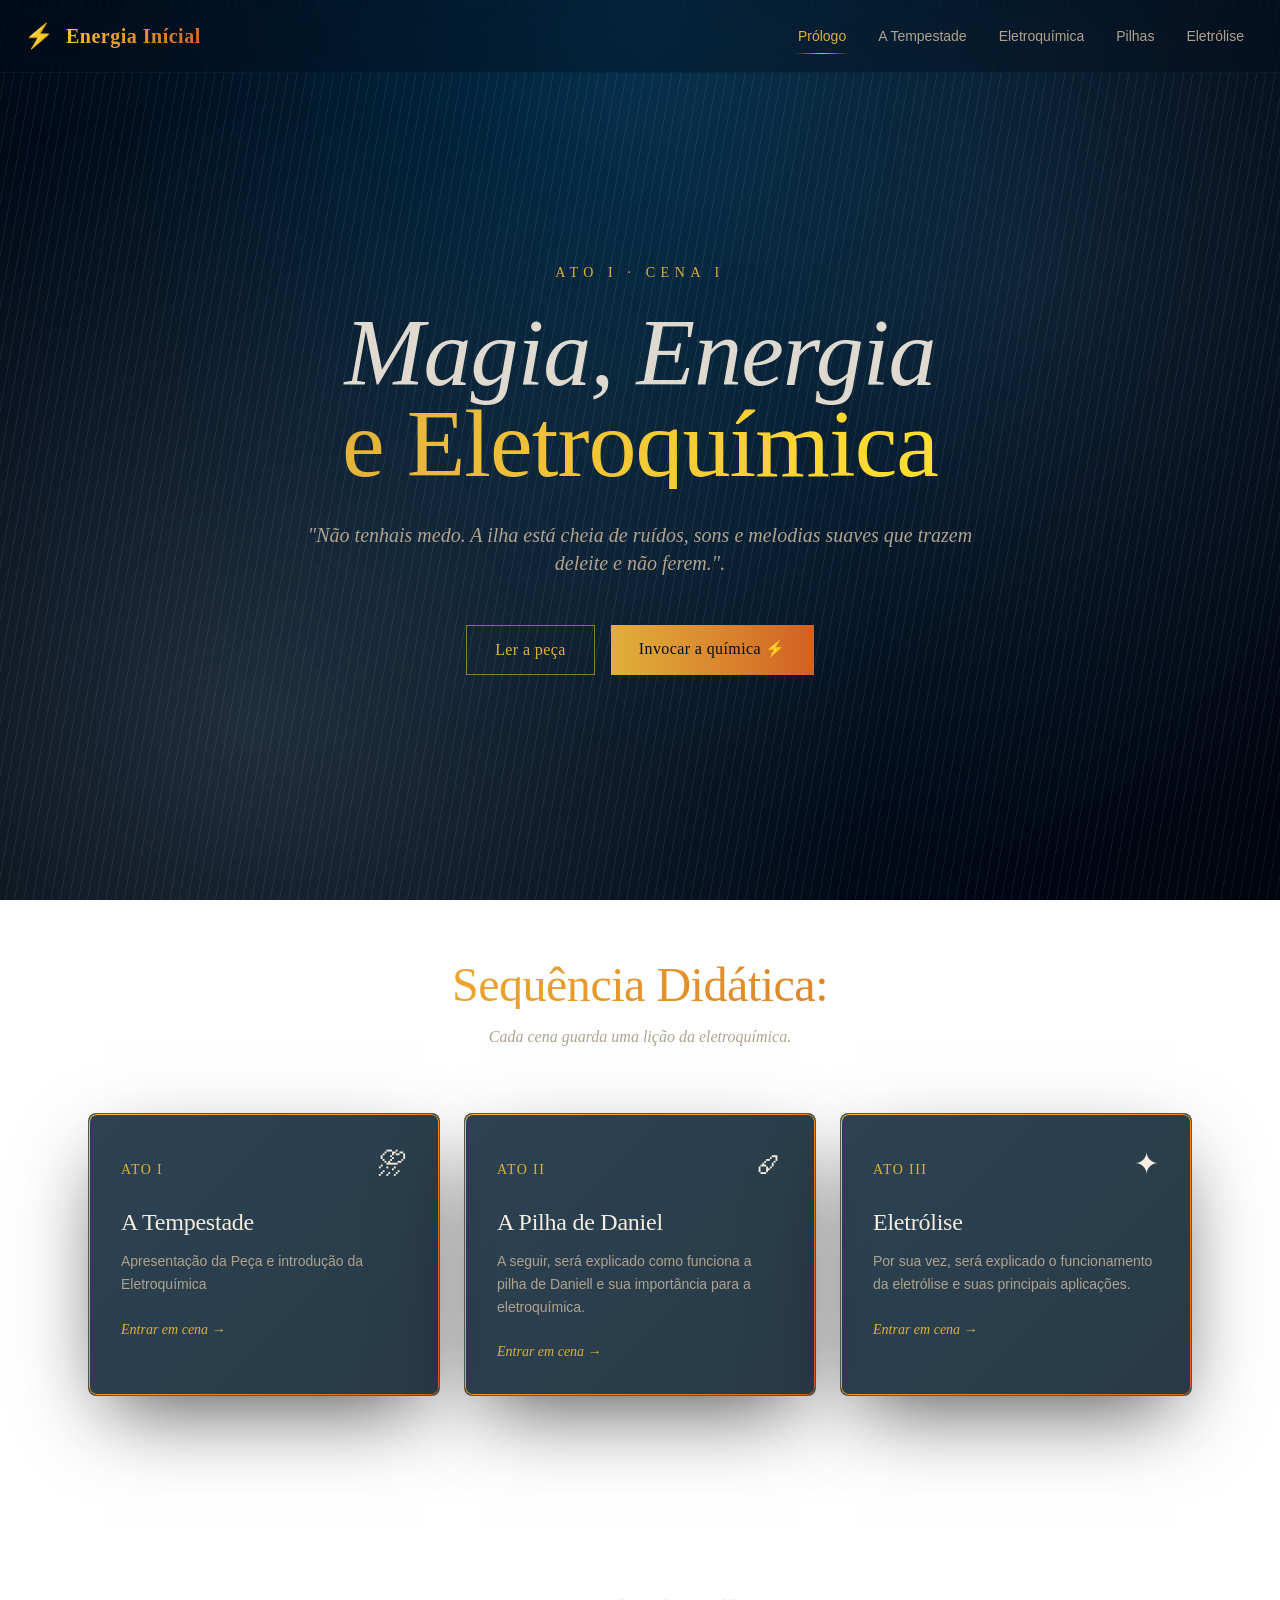
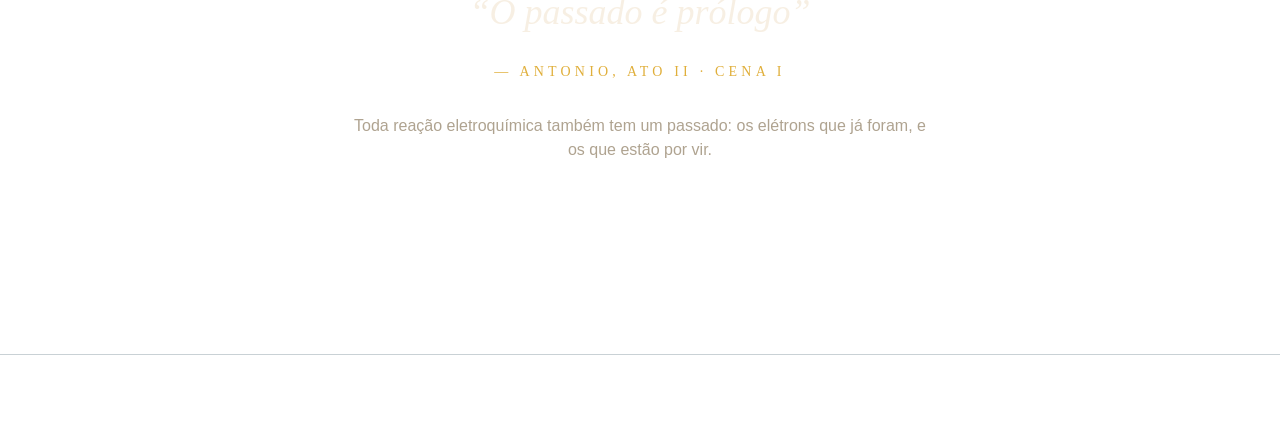
<file: index.html>
<!DOCTYPE html>
<html lang="pt-BR">

<head>
    <meta charset="utf-8" />
    <meta name="viewport" content="width=device-width, initial-scale=1" />

    <link rel="stylesheet" href="styles.css" />

    <title>Próspero & os Elétrons — Eletroquímica via Shakespeare</title>

    <meta 
        name="description"
        content="Aprenda eletroquímica através do drama de A Tempestade de Shakespeare. Pilhas, eletrólise e reações redox em tom shakespeariano."
    />
</head>

<body>
    <div class="relative min-h-screen">

        <div class="fog"></div>
        <div class="rain"></div>
        <div class="lightning-flash"></div>

        <header class="relative z-10 border-b border-border/40 backdrop-blur-md bg-tempest/40">
            <nav class="mx-auto max-w-7xl px-6 py-5 flex items-center justify-between flex-wrap gap-4">

                <a 
                    class="flex items-center gap-3 group active"
                    href="./index.html"
                    data-status="active"
                    aria-current="page"
                >
                    <span class="text-2xl animate-bolt">⚡</span>

                    <span class="font-display text-xl font-semibold text-gold-gradient tracking-wide">
                     Energia Inícial
                    </span>
                </a>

                <ul class="flex flex-wrap gap-1 md:gap-2">

                    <li>
                        <a 
                            class="px-3 py-2 text-sm font-body transition-all relative text-primary active"
                            href="./index.html"
                            data-status="active"
                            aria-current="page"
                        >
                            Prólogo

                            <span class="absolute left-2 right-2 -bottom-0.5 h-px bg-gradient-to-r from-transparent via-primary to-transparent"></span>
                        </a>
                    </li>

                    <li>
                        <a 
                            href="./tempestade.html"
                            class="px-3 py-2 text-sm font-body transition-all relative text-muted-foreground hover:text-foreground"
                        >
                            A Tempestade
                        </a>
                    </li>

                    <li>
                        <a 
                            href="./eletroquimica.html"
                            class="px-3 py-2 text-sm font-body transition-all relative text-muted-foreground hover:text-foreground"
                        >
                            Eletroquímica
                        </a>
                    </li>

                    <li>
                        <a 
                            href="./pilhas.html"
                            class="px-3 py-2 text-sm font-body transition-all relative text-muted-foreground hover:text-foreground"
                        >
                            Pilhas
                        </a>
                    </li>

                    <li>
                        <a 
                            href="./eletrolise.html"
                            class="px-3 py-2 text-sm font-body transition-all relative text-muted-foreground hover:text-foreground"
                        >
                            Eletrólise
                        </a>
                    </li>

                </ul>
            </nav>
        </header>

        <main class="relative z-10">

            <!-- HERO -->
            <section class="relative min-h-[88vh] flex items-center px-6">

                <div class="mx-auto max-w-5xl text-center">

                    <p class="font-script text-primary tracking-[0.4em] text-xs md:text-sm animate-fade-in-up">
                        ATO I · CENA I
                    </p>

                    <h1 
                        class="mt-6 font-display text-6xl md:text-8xl leading-[0.95] animate-fade-in-up"
                        style="animation-delay:0.15s"
                    >
                        <span class="block italic text-foreground/90">
                            Magia, Energia 
                        </span>

                        <span class="block shimmer-text">
                            e Eletroquímica
                        </span>
                    </h1>

                    <p 
                        class="mt-8 max-w-2xl mx-auto text-lg md:text-xl font-display italic text-muted-foreground animate-fade-in-up"
                        style="animation-delay:0.3s"
                    >
                        "Não tenhais medo. A ilha está cheia de ruídos, sons e melodias suaves que trazem deleite e não ferem.".
                        <br />
                        
                    </p>

                    <div 
                        class="mt-12 flex flex-wrap justify-center gap-4 animate-fade-in-up"
                        style="animation-delay:0.45s"
                    >

                        <a 
                            href="./tempestade.html"
                            class="px-7 py-3 border border-primary/60 text-primary hover:bg-primary/10 transition font-display tracking-wide"
                        >
                            Ler a peça
                        </a>

                        <a 
                            href="./eletroquimica.html"
                            class="px-7 py-3 bg-gradient-to-r from-primary to-copper text-primary-foreground hover:opacity-90 transition font-display tracking-wide animate-pulse-glow">
                            Invocar a química ⚡
                        </a>

                    </div>

                </div>

                <span class="absolute top-20 left-10 text-5xl animate-float opacity-40">
                    
                </span>

                <span 
                    class="absolute bottom-32 right-12 text-4xl animate-float opacity-30"
                    style="animation-delay:1.5s"
                >
                    
                </span>

                <span 
                    class="absolute top-1/2 right-1/4 text-3xl animate-float opacity-30"
                    style="animation-delay:0.8s"
                >
                    
                </span>

            </section>

            <!-- CARDS -->
            <section class="px-6 py-24 mx-auto max-w-6xl">

                <h2 class="text-center font-display text-4xl md:text-5xl text-gold-gradient">
                    Sequência Didática:
                </h2>

                <p class="text-center mt-4 text-muted-foreground italic font-display">
                    Cada cena guarda uma lição da eletroquímica.
                </p>

                <div class="grid md:grid-cols-3 gap-6 mt-16">

                    <!-- CARD 1 -->
                    <a 
                        href="./tempestade.html"
                        style="animation-delay:0s"
                        class="parchment parchment-gold-edge rounded-lg p-8 hover:-translate-y-2 transition-all duration-500 group animate-fade-in-up"
                    >

                        <div class="flex items-baseline justify-between">
                            <span class="font-script text-primary text-sm tracking-widest">
                                ATO I
                            </span>

                            <span class="text-3xl group-hover:animate-bolt">
                                ⛈
                            </span>
                        </div>

                        <h3 class="mt-6 font-display text-2xl text-foreground">
                            A Tempestade
                        </h3>

                        <p class="mt-3 text-muted-foreground text-sm leading-relaxed">
                            Apresentação da Peça e introdução da Eletroquímica 
                        </p>

                        <span class="mt-6 inline-block text-primary text-sm font-display italic group-hover:translate-x-1 transition-transform">
                            Entrar em cena →
                        </span>

                    </a>

                    <!-- CARD 2 -->
                    <a 
                        href="./pilhas.html"
                        style="animation-delay:0.15s"
                        class="parchment parchment-gold-edge rounded-lg p-8 hover:-translate-y-2 transition-all duration-500 group animate-fade-in-up"
                    >

                        <div class="flex items-baseline justify-between">
                            <span class="font-script text-primary text-sm tracking-widest">
                                ATO II
                            </span>

                            <span class="text-3xl group-hover:animate-bolt">
                                🜚
                            </span>
                        </div>

                        <h3 class="mt-6 font-display text-2xl text-foreground">
                            A Pilha de Daniel
                        </h3>

                        <p class="mt-3 text-muted-foreground text-sm leading-relaxed">
                            A seguir, será explicado como funciona a pilha de Daniell e sua importância para a eletroquímica.
                        </p>

                        <span class="mt-6 inline-block text-primary text-sm font-display italic group-hover:translate-x-1 transition-transform">
                            Entrar em cena →
                        </span>

                    </a>

                    <!-- CARD 3 -->
                    <a 
                        href="./eletrolise.html"
                        style="animation-delay:0.3s"
                        class="parchment parchment-gold-edge rounded-lg p-8 hover:-translate-y-2 transition-all duration-500 group animate-fade-in-up"
                    >

                        <div class="flex items-baseline justify-between">
                            <span class="font-script text-primary text-sm tracking-widest">
                                ATO III
                            </span>

                            <span class="text-3xl group-hover:animate-bolt">
                                ✦
                            </span>
                        </div>

                        <h3 class="mt-6 font-display text-2xl text-foreground">
                            Eletrólise 
                        </h3>

                        <p class="mt-3 text-muted-foreground text-sm leading-relaxed">
                            Por sua vez, será explicado o funcionamento da eletrólise e suas principais aplicações.
                        </p>

                        <span class="mt-6 inline-block text-primary text-sm font-display italic group-hover:translate-x-1 transition-transform">
                            Entrar em cena →
                        </span>

                    </a>

                </div>

            </section>

            <!-- QUOTE -->
            <section class="px-6 py-24">

                <blockquote class="mx-auto max-w-3xl text-center">

                    <p class="font-display italic text-3xl md:text-4xl text-foreground/90 leading-snug">
                        “O passado é prólogo”
                    </p>

                    <footer class="mt-6 text-sm tracking-[0.3em] text-primary font-script">
                        — ANTONIO, ATO II · CENA I
                    </footer>

                    <p class="mt-8 text-muted-foreground max-w-xl mx-auto">
                        Toda reação eletroquímica também tem um passado: os elétrons que já foram, e os que estão por vir.
                    </p>

                </blockquote>

            </section>

        </main>

        <footer class="relative z-10 mt-24 border-t border-border/40 py-10 text-center text-sm text-muted-foreground font-display italic">
        </footer>

    </div>
</body>

</html>
</file>
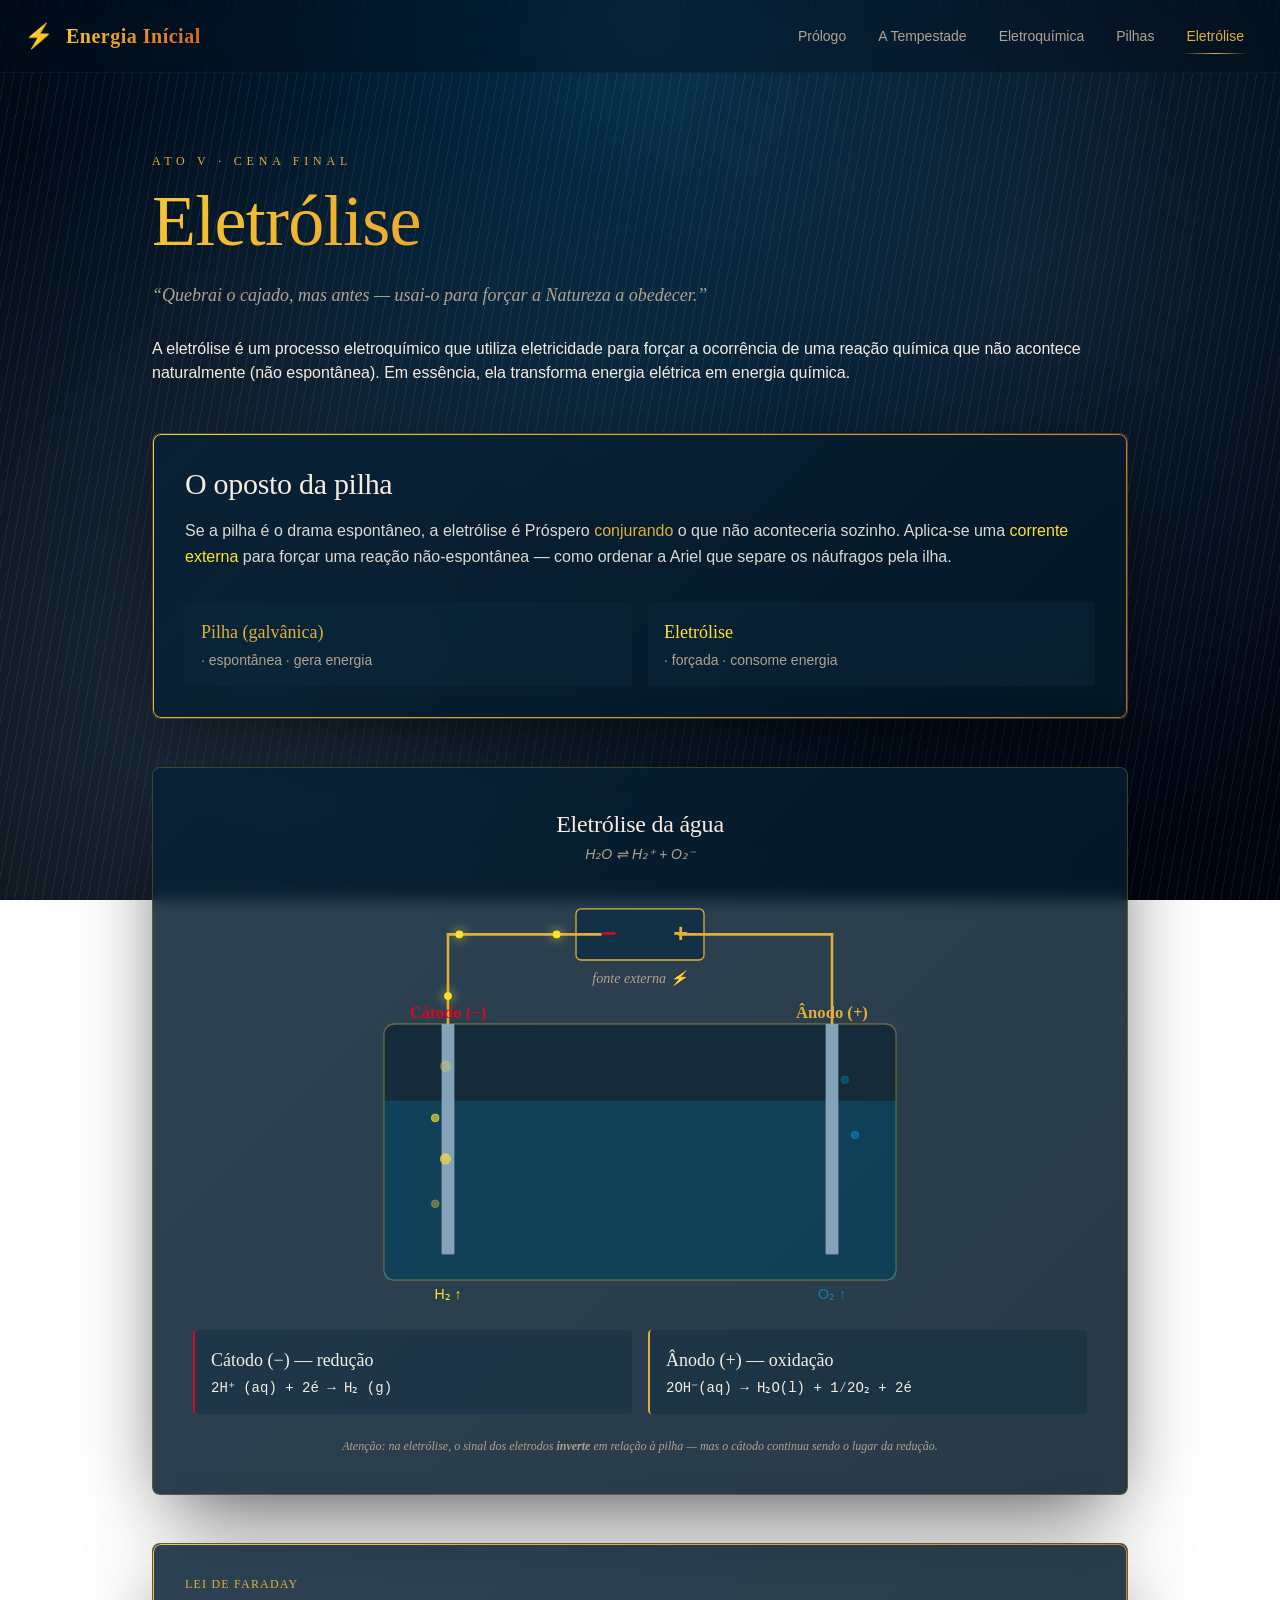
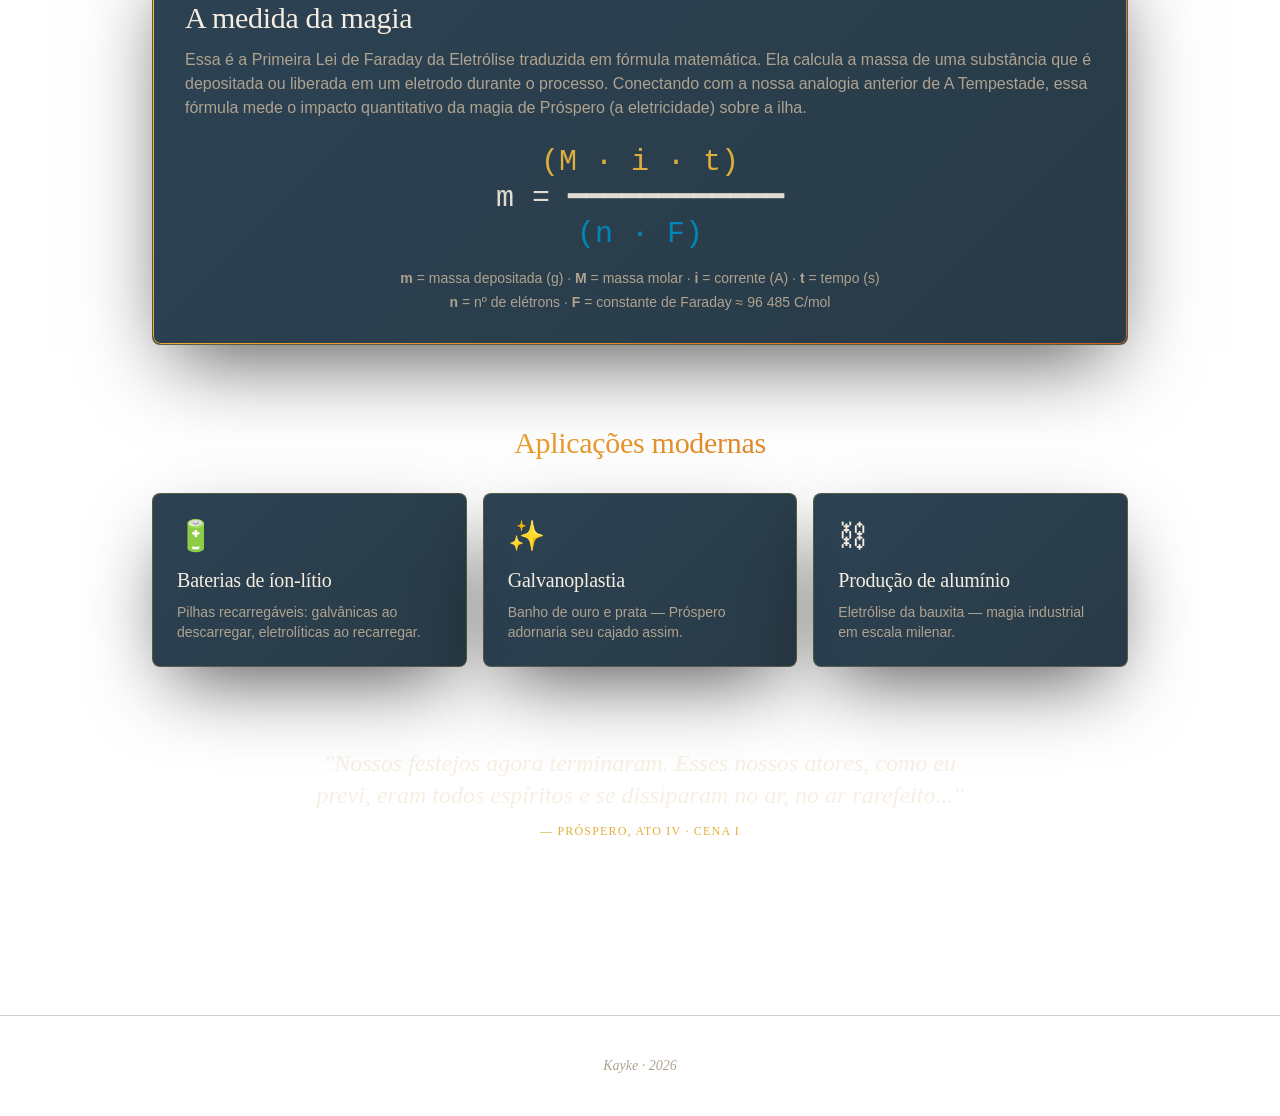
<file: eletrolise.html>
<!DOCTYPE html>
<html lang="pt-BR">
  <head>
    <meta charSet="utf-8" />
    <meta name="viewport" content="width=device-width, initial-scale=1" />

    <link rel="stylesheet" href="styles.css"/>

    <title>Eletrólise — Próspero &amp; os Elétrons</title>

    <meta
      name="description"
      content="Eletrólise explicada com A Tempestade: forçar reações não-espontâneas com energia elétrica, como Próspero comanda Ariel."
    />
  </head>

  <body>
    <div class="relative min-h-screen">
      <div class="fog"></div>
      <div class="rain"></div>
      <div class="lightning-flash"></div>

      <header
        class="relative z-10 border-b border-border/40 backdrop-blur-md bg-tempest/40"
      >
        <nav
          class="mx-auto max-w-7xl px-6 py-5 flex items-center justify-between flex-wrap gap-4"
        >
          <a href="./index.html" class="flex items-center gap-3 group">
            <span class="text-2xl animate-bolt">⚡</span>

            <span
              class="font-display text-xl font-semibold text-gold-gradient tracking-wide"
            >
              Energia Inícial
            </span>
          </a>

          <ul class="flex flex-wrap gap-1 md:gap-2">
            <li>
              <a
                href="./index.html"
                class="px-3 py-2 text-sm font-body transition-all relative text-muted-foreground hover:text-foreground"
              >
                Prólogo
              </a>
            </li>

            <li>
              <a
                href="./tempestade.html"
                class="px-3 py-2 text-sm font-body transition-all relative text-muted-foreground hover:text-foreground"
              >
                A Tempestade
              </a>
            </li>

            <li>
              <a
                href="./eletroquimica.html"
                class="px-3 py-2 text-sm font-body transition-all relative text-muted-foreground hover:text-foreground"
              >
                Eletroquímica
              </a>
            </li>

            <li>
              <a
                href="./pilhas.html"
                class="px-3 py-2 text-sm font-body transition-all relative text-muted-foreground hover:text-foreground"
              >
                Pilhas
              </a>
            </li>

            <li>
              <a
                class="px-3 py-2 text-sm font-body transition-all relative text-primary active"
                href="./eletrolise.html"
                data-status="active"
                aria-current="page"
              >
                Eletrólise

                <span
                  class="absolute left-2 right-2 -bottom-0.5 h-px bg-gradient-to-r from-transparent via-primary to-transparent"
                ></span>
              </a>
            </li>
          </ul>
        </nav>
      </header>

      <main class="relative z-10">
        <section class="px-6 py-20 mx-auto max-w-5xl">
          <p class="font-script text-primary tracking-[0.4em] text-xs">
            ATO V · CENA FINAL
          </p>

          <h1 class="mt-4 font-display text-5xl md:text-7xl text-gold-gradient">
            Eletrólise
          </h1>

          <p
            class="mt-6 max-w-2xl text-lg text-muted-foreground font-display italic"
          >
            “Quebrai o cajado, mas antes — usai-o para forçar a Natureza a
            obedecer.”
            <br>
            <br>

            <p>A eletrólise é um processo eletroquímico que utiliza eletricidade para forçar a ocorrência de uma
               reação química que não acontece naturalmente (não espontânea). 
               Em essência, ela transforma energia elétrica em energia química.</p>

          </p>

          <div class="mt-12 parchment parchment-gold-edge rounded-lg p-8">
            <h2 class="font-display text-3xl">O oposto da pilha</h2>

            <p class="mt-4 text-foreground/90 leading-relaxed">
              Se a pilha é o drama espontâneo, a eletrólise é Próspero
              <em class="text-primary not-italic">conjurando</em>
              o que não aconteceria sozinho. Aplica-se uma
              <span class="text-lightning">corrente externa</span>
              para forçar uma reação não-espontânea — como ordenar a Ariel que
              separe os náufragos pela ilha.
            </p>

            <div class="mt-8 grid md:grid-cols-2 gap-4 text-sm">
              <div class="bg-storm/40 rounded p-4">
                <p class="font-display text-primary text-lg">
                  Pilha (galvânica)
                </p>

                <p class="text-muted-foreground mt-1">
                    · espontânea · gera energia
                </p>
              </div>

              <div class="bg-storm/40 rounded p-4">
                <p class="font-display text-lightning text-lg">
                  Eletrólise
                </p>

                <p class="text-muted-foreground mt-1">
                    · forçada · consome energia
                </p>
              </div>
            </div>
          </div>

          <div class="mt-12 parchment rounded-lg p-6 md:p-10">
            <h3 class="font-display text-2xl text-center">
              Eletrólise da água
            </h3>

            <p class="text-center text-muted-foreground text-sm italic mt-1">
              H₂O ⇌ H₂⁺ + O₂⁻
            </p>

            <div class="mt-8 relative">
              <svg viewBox="0 0 600 320" class="w-full max-w-3xl mx-auto">
                <g transform="translate(250, 10)">
                  <rect
                    x="0"
                    y="0"
                    width="100"
                    height="40"
                    rx="4"
                    fill="oklch(0.30 0.05 240)"
                    stroke="oklch(0.78 0.14 85)"
                  ></rect>

                  <text
                    x="20"
                    y="26"
                    font-size="20"
                    class="fill-destructive"
                    font-weight="700"
                  >
                    −
                  </text>

                  <text
                    x="76"
                    y="26"
                    font-size="20"
                    class="fill-primary"
                    font-weight="700"
                  >
                    +
                  </text>

                  <text
                    x="50"
                    y="58"
                    text-anchor="middle"
                    font-size="11"
                    class="fill-muted-foreground"
                    font-family="serif"
                    font-style="italic"
                  >
                    fonte externa ⚡
                  </text>
                </g>

                <path
                  id="wireL"
                  d="M 270 30 L 150 30 L 150 100"
                  stroke="oklch(0.78 0.14 85)"
                  stroke-width="2"
                  fill="none"
                ></path>

                <path
                  id="wireR"
                  d="M 330 30 L 450 30 L 450 100"
                  stroke="oklch(0.78 0.14 85)"
                  stroke-width="2"
                  fill="none"
                ></path>

                <rect
                  x="100"
                  y="100"
                  width="400"
                  height="200"
                  rx="8"
                  fill="oklch(0.20 0.04 240 / 0.5)"
                  stroke="oklch(0.78 0.14 85 / 0.4)"
                ></rect>

                <rect
                  x="100"
                  y="160"
                  width="400"
                  height="140"
                  fill="oklch(0.55 0.18 220 / 0.25)"
                ></rect>

                <rect
                  x="145"
                  y="100"
                  width="10"
                  height="180"
                  fill="oklch(0.7 0.05 240)"
                ></rect>

                <rect
                  x="445"
                  y="100"
                  width="10"
                  height="180"
                  fill="oklch(0.7 0.05 240)"
                ></rect>

                <circle
                  cx="140"
                  cy="250"
                  r="3"
                  fill="oklch(0.92 0.18 95 / 0.6)"
                  stroke="oklch(0.92 0.18 95)"
                  stroke-width="0.5"
                >
                  <animate
                    attributeName="cy"
                    values="270;110"
                    dur="2s"
                    repeatCount="indefinite"
                    begin="0s"
                  ></animate>

                  <animate
                    attributeName="opacity"
                    values="0;1;1;0"
                    dur="2s"
                    repeatCount="indefinite"
                    begin="0s"
                  ></animate>
                </circle>

                <circle
                  cx="148"
                  cy="250"
                  r="4"
                  fill="oklch(0.92 0.18 95 / 0.6)"
                  stroke="oklch(0.92 0.18 95)"
                  stroke-width="0.5"
                >
                  <animate
                    attributeName="cy"
                    values="270;110"
                    dur="2.3s"
                    repeatCount="indefinite"
                    begin="0.4s"
                  ></animate>

                  <animate
                    attributeName="opacity"
                    values="0;1;1;0"
                    dur="2.3s"
                    repeatCount="indefinite"
                    begin="0.4s"
                  ></animate>
                </circle>

                <circle
                  cx="140"
                  cy="250"
                  r="3"
                  fill="oklch(0.92 0.18 95 / 0.6)"
                  stroke="oklch(0.92 0.18 95)"
                  stroke-width="0.5"
                >
                  <animate
                    attributeName="cy"
                    values="270;110"
                    dur="2.6s"
                    repeatCount="indefinite"
                    begin="0.8s"
                  ></animate>

                  <animate
                    attributeName="opacity"
                    values="0;1;1;0"
                    dur="2.6s"
                    repeatCount="indefinite"
                    begin="0.8s"
                  ></animate>
                </circle>

                <circle
                  cx="148"
                  cy="250"
                  r="4"
                  fill="oklch(0.92 0.18 95 / 0.6)"
                  stroke="oklch(0.92 0.18 95)"
                  stroke-width="0.5"
                >
                  <animate
                    attributeName="cy"
                    values="270;110"
                    dur="2.9s"
                    repeatCount="indefinite"
                    begin="1.2000000000000002s"
                  ></animate>

                  <animate
                    attributeName="opacity"
                    values="0;1;1;0"
                    dur="2.9s"
                    repeatCount="indefinite"
                    begin="1.2000000000000002s"
                  ></animate>
                </circle>

                <circle
                  cx="460"
                  cy="250"
                  r="3"
                  fill="oklch(0.55 0.18 220 / 0.6)"
                  stroke="oklch(0.55 0.18 220)"
                  stroke-width="0.5"
                >
                  <animate
                    attributeName="cy"
                    values="270;110"
                    dur="3s"
                    repeatCount="indefinite"
                    begin="0s"
                  ></animate>

                  <animate
                    attributeName="opacity"
                    values="0;1;1;0"
                    dur="3s"
                    repeatCount="indefinite"
                    begin="0s"
                  ></animate>
                </circle>

                <circle
                  cx="468"
                  cy="250"
                  r="3"
                  fill="oklch(0.55 0.18 220 / 0.6)"
                  stroke="oklch(0.55 0.18 220)"
                  stroke-width="0.5"
                >
                  <animate
                    attributeName="cy"
                    values="270;110"
                    dur="3.4s"
                    repeatCount="indefinite"
                    begin="0.6s"
                  ></animate>

                  <animate
                    attributeName="opacity"
                    values="0;1;1;0"
                    dur="3.4s"
                    repeatCount="indefinite"
                    begin="0.6s"
                  ></animate>
                </circle>

                <g>
                  <circle
                    r="3"
                    fill="oklch(0.92 0.18 95)"
                    style="filter:drop-shadow(0 0 4px oklch(0.92 0.18 95))"
                  >
                    <animateMotion
                      dur="2s"
                      repeatCount="indefinite"
                      begin="0s"
                    >
                      <mpath href="#wireL"></mpath>
                    </animateMotion>
                  </circle>
                </g>

                <g>
                  <circle
                    r="3"
                    fill="oklch(0.92 0.18 95)"
                    style="filter:drop-shadow(0 0 4px oklch(0.92 0.18 95))"
                  >
                    <animateMotion
                      dur="2s"
                      repeatCount="indefinite"
                      begin="0.6s"
                    >
                      <mpath href="#wireL"></mpath>
                    </animateMotion>
                  </circle>
                </g>

                <g>
                  <circle
                    r="3"
                    fill="oklch(0.92 0.18 95)"
                    style="filter:drop-shadow(0 0 4px oklch(0.92 0.18 95))"
                  >
                    <animateMotion
                      dur="2s"
                      repeatCount="indefinite"
                      begin="1.2s"
                    >
                      <mpath href="#wireL"></mpath>
                    </animateMotion>
                  </circle>
                </g>

                <text
                  x="150"
                  y="95"
                  text-anchor="middle"
                  font-size="13"
                  class="fill-destructive"
                  font-family="serif"
                  font-weight="700"
                >
                  Cátodo (−)
                </text>

                <text
                  x="450"
                  y="95"
                  text-anchor="middle"
                  font-size="13"
                  class="fill-primary"
                  font-family="serif"
                  font-weight="700"
                >
                  Ânodo (+)
                </text>

                <text
                  x="150"
                  y="315"
                  text-anchor="middle"
                  font-size="11"
                  class="fill-lightning"
                >
                  H₂ ↑
                </text>

                <text
                  x="450"
                  y="315"
                  text-anchor="middle"
                  font-size="11"
                  class="fill-accent"
                >
                  O₂ ↑
                </text>
              </svg>
            </div>

            <div class="mt-6 grid md:grid-cols-2 gap-4 text-sm">
              <div
                class="bg-storm/40 rounded p-4 border-l-2 border-destructive"
              >
                <p class="font-display text-lg">
                  Cátodo (−) — redução
                </p>

                <p class="font-mono mt-1">
                  2H⁺ (aq) + 2é → H₂ (g)
                </p>
              </div>

              <div class="bg-storm/40 rounded p-4 border-l-2 border-primary">
                <p class="font-display text-lg">
                  Ânodo (+) — oxidação
                </p>

                <p class="font-mono mt-1">
                  2OH⁻(aq) →  H₂O(l) + 1⁄2O₂ + 2é
                </p>
              </div>
            </div>

            <p
              class="mt-6 text-center text-xs text-muted-foreground italic font-display"
            >
              Atenção: na eletrólise, o sinal dos eletrodos
              <b>inverte</b>
              em relação à pilha — mas o cátodo continua sendo o lugar da
              redução.
            </p>
          </div>

          <div class="mt-12 parchment parchment-gold-edge rounded-lg p-8">
            <p class="font-script text-primary text-xs tracking-widest">
              LEI DE FARADAY
            </p>

            <h3 class="mt-2 font-display text-3xl">
              A medida da magia
            </h3>

            <p class="mt-3 text-muted-foreground">
              Essa é a Primeira Lei de Faraday da Eletrólise traduzida em fórmula matemática. 
              Ela calcula a massa de uma substância que é depositada ou liberada em um eletrodo durante o processo.
              Conectando com a nossa analogia anterior
               de A Tempestade, essa fórmula mede o impacto quantitativo da magia de Próspero (a eletricidade) sobre a ilha.
            </p>

            <div
              class="mt-6 text-center font-mono text-2xl md:text-3xl text-foreground/90"
            >
             
              <span class="text-primary">(M · i · t)</span>
              <br>
               m = ━━━━━━━━━━━━ㅤㅤ
              <br>
              <span class="text-accent">(n · F)</span>
            </div>

            <div class="mt-4 text-sm text-muted-foreground space-y-1 text-center">
              <p>
                <b>m</b> = massa depositada (g) ·
                <b>M</b> = massa molar ·
                <b>i</b> = corrente (A) ·
                <b>t</b> = tempo (s)
              </p>

              <p>
                <b>n</b> = nº de elétrons ·
                <b>F</b> = constante de Faraday ≈ 96 485 C/mol
              </p>
            </div>
          </div>

          <h3
            class="mt-20 font-display text-3xl text-center text-gold-gradient"
          >
            Aplicações modernas
          </h3>

          <div class="mt-8 grid md:grid-cols-3 gap-4">
            <div
              class="parchment rounded-lg p-6 hover:scale-[1.02] transition animate-fade-in-up"
              style="animation-delay:0s"
            >
              <div
                class="text-3xl animate-float"
                style="animation-delay:0s"
              >
                🔋
              </div>

              <h4 class="mt-3 font-display text-xl">
                Baterias de íon-lítio
              </h4>

              <p class="mt-2 text-sm text-muted-foreground">
                Pilhas recarregáveis: galvânicas ao descarregar, eletrolíticas
                ao recarregar.
              </p>
            </div>

            <div
              class="parchment rounded-lg p-6 hover:scale-[1.02] transition animate-fade-in-up"
              style="animation-delay:0.1s"
            >
              <div
                class="text-3xl animate-float"
                style="animation-delay:0.5s"
              >
                ✨
              </div>

              <h4 class="mt-3 font-display text-xl">
                Galvanoplastia
              </h4>

              <p class="mt-2 text-sm text-muted-foreground">
                Banho de ouro e prata — Próspero adornaria seu cajado assim.
              </p>
            </div>

            <div
              class="parchment rounded-lg p-6 hover:scale-[1.02] transition animate-fade-in-up"
              style="animation-delay:0.2s"
            >
              <div
                class="text-3xl animate-float"
                style="animation-delay:1s"
              >
                ⛓
              </div>

              <h4 class="mt-3 font-display text-xl">
                Produção de alumínio
              </h4>

              <p class="mt-2 text-sm text-muted-foreground">
                Eletrólise da bauxita — magia industrial em escala milenar.
              </p>
            </div>
          </div>

          <blockquote class="mt-20 text-center max-w-2xl mx-auto">
            <p class="font-display italic text-2xl text-foreground/90">
              "Nossos festejos agora terminaram. Esses nossos atores, como eu previ, eram todos espíritos e se dissiparam no ar, no ar rarefeito..."
            </p>

            <footer
              class="mt-3 text-xs tracking-widest text-primary font-script"
            >
              — PRÓSPERO, ATO IV · CENA I
            </footer>
          </blockquote>
        </section>
      </main>

      <footer
        class="relative z-10 mt-24 border-t border-border/40 py-10 text-center text-sm text-muted-foreground font-display italic"
      >
        Kayke · 2026
      </footer>
    </div>
  </body>
</html>
</file>
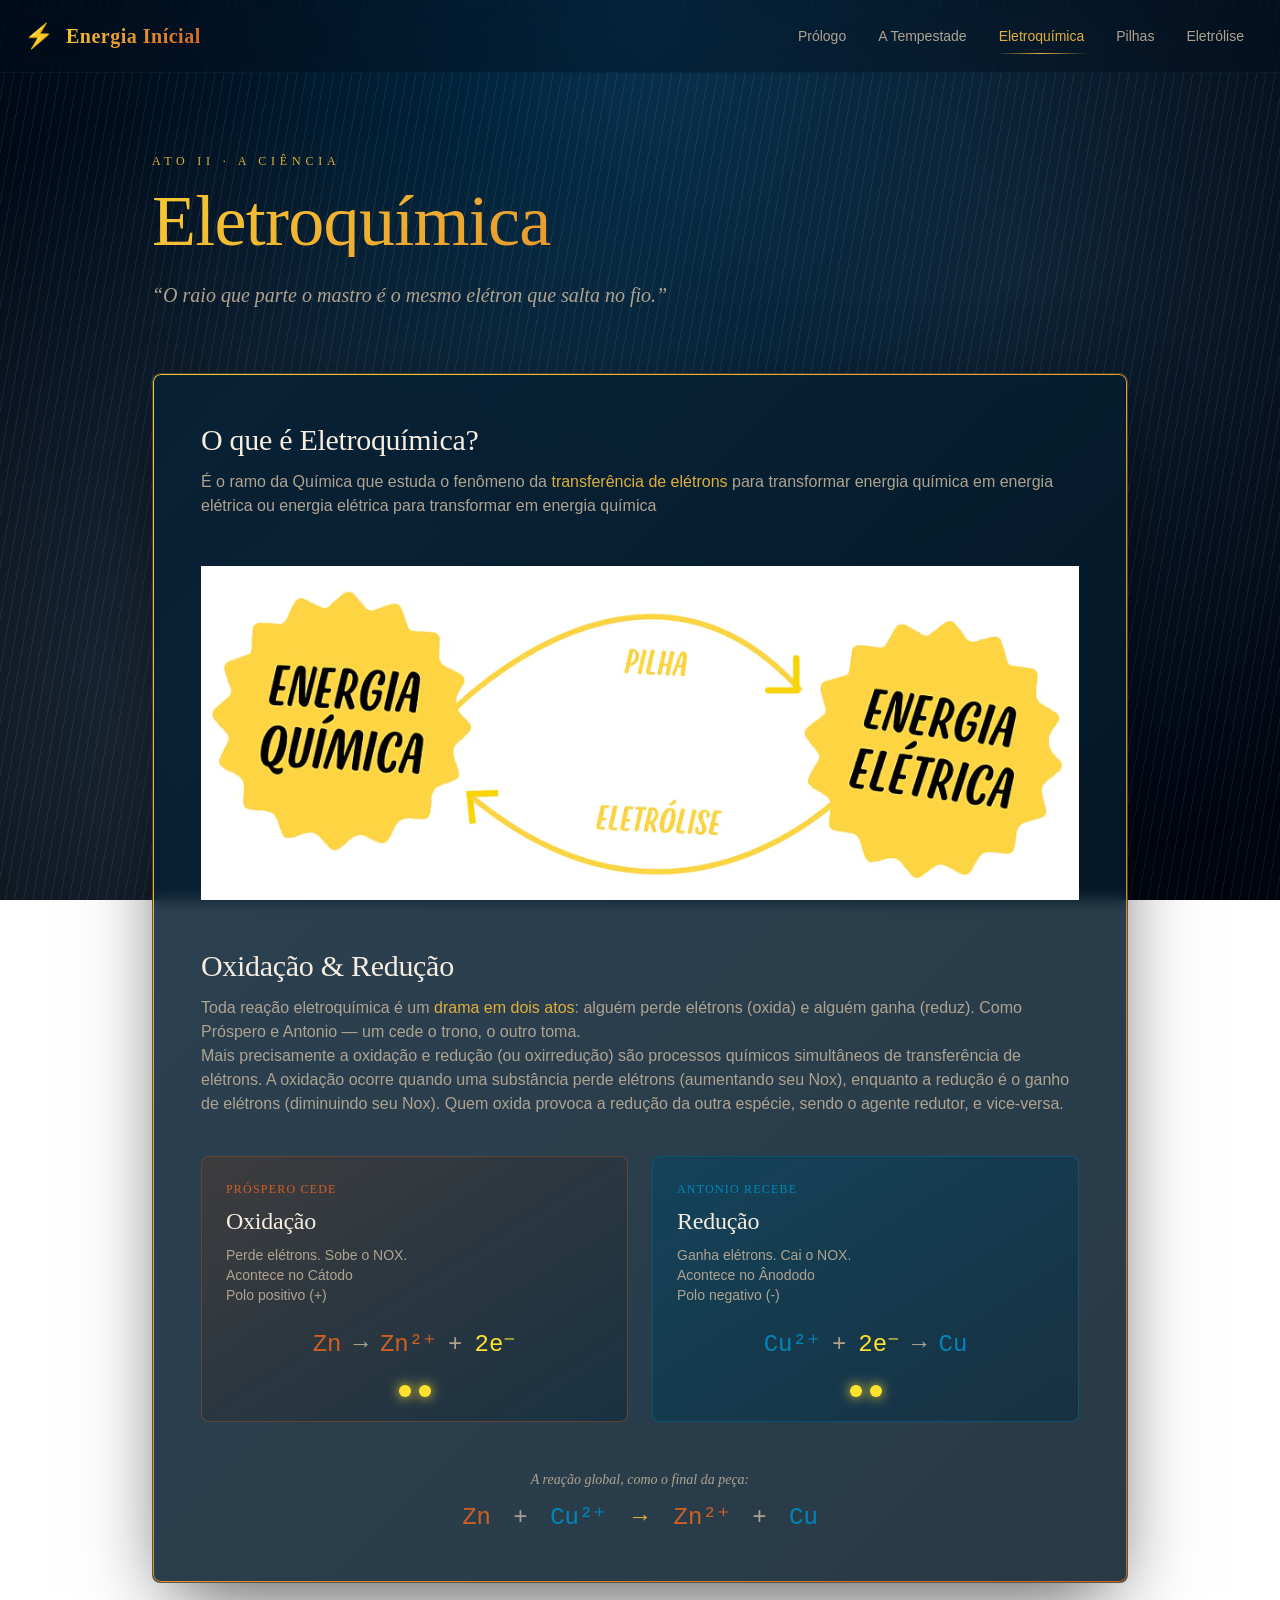
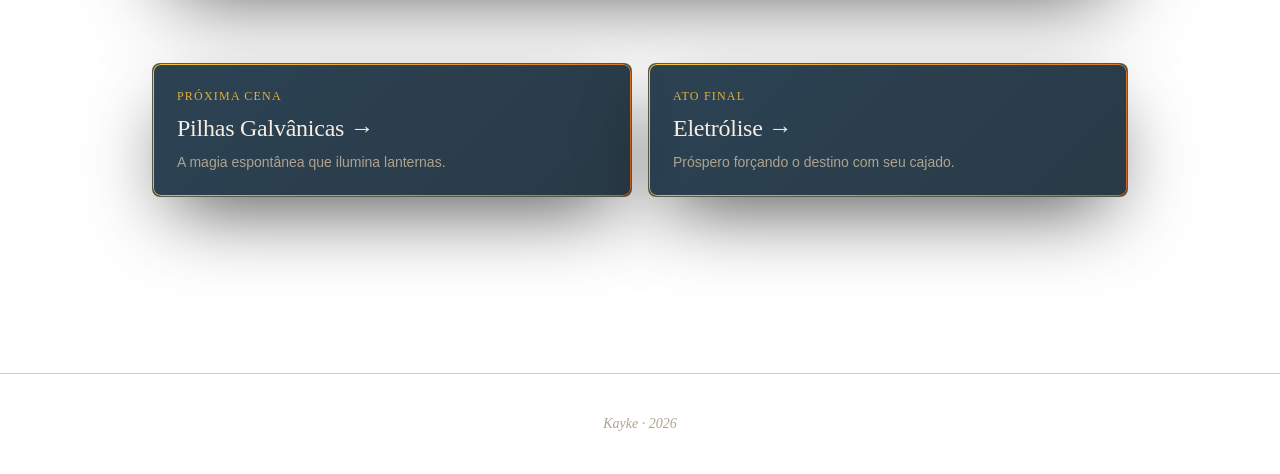
<file: eletroquimica.html>
<!DOCTYPE html>
<html lang="pt-BR">
  <head>
    <meta charSet="utf-8" />
    <meta name="viewport" content="width=device-width, initial-scale=1" />

    <link rel="stylesheet" href="styles.css" />

    <title>
      Eletroquímica — Fundamentos | Próspero &amp; os Elétrons
    </title>

    <meta
      name="description"
      content="Introdução à eletroquímica: oxidação, redução e transferência de elétrons explicadas com A Tempestade de Shakespeare."
    />
  </head>

  <body>
    <div class="relative min-h-screen">
      <div class="fog"></div>
      <div class="rain"></div>
      <div class="lightning-flash"></div>

      <header
        class="relative z-10 border-b border-border/40 backdrop-blur-md bg-tempest/40"
      >
        <nav
          class="mx-auto max-w-7xl px-6 py-5 flex items-center justify-between flex-wrap gap-4"
        >
          <a href="./index.html" class="flex items-center gap-3 group">
            <span class="text-2xl animate-bolt">⚡</span>

            <span
              class="font-display text-xl font-semibold text-gold-gradient tracking-wide"
            >
              Energia Inícial
            </span>
          </a>

          <ul class="flex flex-wrap gap-1 md:gap-2">
            <li>
              <a
                href="./index.html"
                class="px-3 py-2 text-sm font-body transition-all relative text-muted-foreground hover:text-foreground"
              >
                Prólogo
              </a>
            </li>

            <li>
              <a
                href="./tempestade.html"
                class="px-3 py-2 text-sm font-body transition-all relative text-muted-foreground hover:text-foreground"
              >
                A Tempestade
              </a>
            </li>

            <li>
              <a
                class="px-3 py-2 text-sm font-body transition-all relative text-primary active"
                href="./eletroquimica.html"
                data-status="active"
                aria-current="page"
              >
                Eletroquímica

                <span
                  class="absolute left-2 right-2 -bottom-0.5 h-px bg-gradient-to-r from-transparent via-primary to-transparent"
                ></span>
              </a>
            </li>

            <li>
              <a
                href="./pilhas.html"
                class="px-3 py-2 text-sm font-body transition-all relative text-muted-foreground hover:text-foreground"
              >
                Pilhas
              </a>
            </li>

            <li>
              <a
                href="./eletrolise.html"
                class="px-3 py-2 text-sm font-body transition-all relative text-muted-foreground hover:text-foreground"
              >
                Eletrólise
              </a>
            </li>
          </ul>
        </nav>
      </header>

      <main class="relative z-10">
        <section class="px-6 py-20 mx-auto max-w-5xl">
          <p class="font-script text-primary tracking-[0.4em] text-xs">
            ATO II · A CIÊNCIA
          </p>

          <h1 class="mt-4 font-display text-5xl md:text-7xl text-gold-gradient">
            Eletroquímica
          </h1>

          <p
            class="mt-6 text-xl font-display italic text-muted-foreground max-w-2xl"
          >
            “O raio que parte o mastro é o mesmo elétron que salta no fio.”
          </p>

          <div
            class="mt-16 parchment parchment-gold-edge rounded-lg p-8 md:p-12"
          >
            <h2 class="font-display text-3xl text-foreground">
              O que é Eletroquímica?
            </h2>


            <p class="mt-3 text-muted-foreground">
             É  o ramo da Química  que estuda o fenômeno da
              <span class="text-primary">transferência de elétrons</span>
             para transformar energia química em energia elétrica 
             ou energia elétrica para transformar em energia química 

            </p>
 

            <br>
            <br>
             <img src="img/energia.png" alt="Descrição da imagem">
            <br>
            <br>

            <h2 class="font-display text-3xl text-foreground">
              Oxidação &amp; Redução
            </h2>


            <p class="mt-3 text-muted-foreground">
              Toda reação eletroquímica é um
              <span class="text-primary">drama em dois atos</span>:
              alguém perde elétrons (oxida) e alguém ganha (reduz). Como
              Próspero e Antonio — um cede o trono, o outro toma.
              <br>
              Mais precisamente a oxidação e redução (ou oxirredução) são processos químicos simultâneos de transferência de elétrons. 
              A oxidação ocorre quando uma substância perde elétrons (aumentando seu Nox), enquanto a redução é o ganho de elétrons (diminuindo seu Nox).
               Quem oxida provoca a redução da outra espécie, sendo o agente redutor, e vice-versa.
            </p>

            <div class="mt-10 grid md:grid-cols-2 gap-6">
              <div
                class="relative bg-storm/60 rounded-lg p-6 border border-copper/40 overflow-hidden"
              >
                <div
                  class="absolute inset-0 opacity-20 bg-gradient-to-br from-copper to-transparent"
                ></div>

                <div class="relative">
                  <p class="font-script text-copper tracking-widest text-xs">
                    PRÓSPERO CEDE
                  </p>

                  <h3 class="font-display text-2xl mt-2">
                    Oxidação
                  </h3>

                  <p class="text-sm text-muted-foreground mt-2">
                    Perde elétrons. Sobe o NOX.
                    <br>
                    Acontece no Cátodo 
                    <br>
                    Polo positivo (+)
                  </p>

                  <div
                    class="mt-6 flex items-center justify-center gap-3 text-2xl font-mono"
                  >
                    <span class="text-copper">Zn</span>

                    <span class="text-muted-foreground">→</span>

                    <span class="text-copper">Zn²⁺</span>

                    <span class="text-muted-foreground">+</span>

                    <span class="text-lightning animate-pulse">
                      2e⁻
                    </span>
                  </div>

                  <div class="mt-6 flex justify-center gap-2">
                    <span
                      class="w-3 h-3 rounded-full bg-lightning animate-ion shadow-bolt"
                      style="animation-delay:0s;box-shadow:0 0 12px var(--lightning)"
                    ></span>

                    <span
                      class="w-3 h-3 rounded-full bg-lightning animate-ion shadow-bolt"
                      style="animation-delay:0.4s;box-shadow:0 0 12px var(--lightning)"
                    ></span>
                  </div>
                </div>
              </div>

              <div
                class="relative bg-storm/60 rounded-lg p-6 border border-accent/40 overflow-hidden"
              >
                <div
                  class="absolute inset-0 opacity-20 bg-gradient-to-br from-accent to-transparent"
                ></div>

                <div class="relative">
                  <p class="font-script text-accent tracking-widest text-xs">
                    ANTONIO RECEBE
                  </p>

                  <h3 class="font-display text-2xl mt-2">
                    Redução
                  </h3>

                  <p class="text-sm text-muted-foreground mt-2">
                    Ganha elétrons. Cai o NOX.
                    <br>
                    Acontece no Ânododo
                    <br>
                    Polo negativo (-)
                  </p>

                  <div
                    class="mt-6 flex items-center justify-center gap-3 text-2xl font-mono"
                  >
                    <span class="text-accent">Cu²⁺</span>

                    <span class="text-muted-foreground">+</span>

                    <span class="text-lightning animate-pulse">
                      2e⁻
                    </span>

                    <span class="text-muted-foreground">→</span>

                    <span class="text-accent">Cu</span>
                  </div>

                  <div class="mt-6 flex justify-center gap-2">
                    <span
                      class="w-3 h-3 rounded-full bg-lightning animate-ion shadow-bolt"
                      style="animation-delay:0.8s;box-shadow:0 0 12px var(--lightning)"
                    ></span>

                    <span
                      class="w-3 h-3 rounded-full bg-lightning animate-ion shadow-bolt"
                      style="animation-delay:1.2000000000000002s;box-shadow:0 0 12px var(--lightning)"
                    ></span>
                  </div>
                </div>
              </div>
            </div>

            <div class="mt-12">
              <p
                class="text-center font-display italic text-muted-foreground text-sm"
              >
                A reação global, como o final da peça:
              </p>

              <div class="mt-3 text-center font-mono text-xl md:text-2xl">
                <span class="text-copper">Zn</span>

                <span class="mx-2 text-muted-foreground">+</span>

                <span class="text-accent">Cu²⁺</span>

                <span class="mx-3 text-primary animate-bolt inline-block">
                →
                </span>

                <span class="text-copper">Zn²⁺</span>

                <span class="mx-2 text-muted-foreground">+</span>

                <span class="text-accent">Cu</span>
              </div>
            </div>
          </div>

          

          <div class="mt-20 grid md:grid-cols-2 gap-4">
            <a
              href="./pilhas.html"
              class="parchment parchment-gold-edge rounded-lg p-6 hover:-translate-y-1 transition group"
            >
              <p class="font-script text-xs tracking-widest text-primary">
                PRÓXIMA CENA
              </p>

              <h3
                class="font-display text-2xl mt-2 group-hover:text-primary transition"
              >
                Pilhas Galvânicas →
              </h3>

              <p class="text-sm text-muted-foreground mt-2">
                A magia espontânea que ilumina lanternas.
              </p>
            </a>

            <a
              href="./eletrolise.html"
              class="parchment parchment-gold-edge rounded-lg p-6 hover:-translate-y-1 transition group"
            >
              <p class="font-script text-xs tracking-widest text-primary">
                ATO FINAL
              </p>

              <h3
                class="font-display text-2xl mt-2 group-hover:text-primary transition"
              >
                Eletrólise →
              </h3>

              <p class="text-sm text-muted-foreground mt-2">
                Próspero forçando o destino com seu cajado.
              </p>
            </a>
          </div>
        </section>
      </main>

      <footer
        class="relative z-10 mt-24 border-t border-border/40 py-10 text-center text-sm text-muted-foreground font-display italic"
      >
       Kayke · 2026
      </footer>
    </div>
  </body>
</html>
</file>
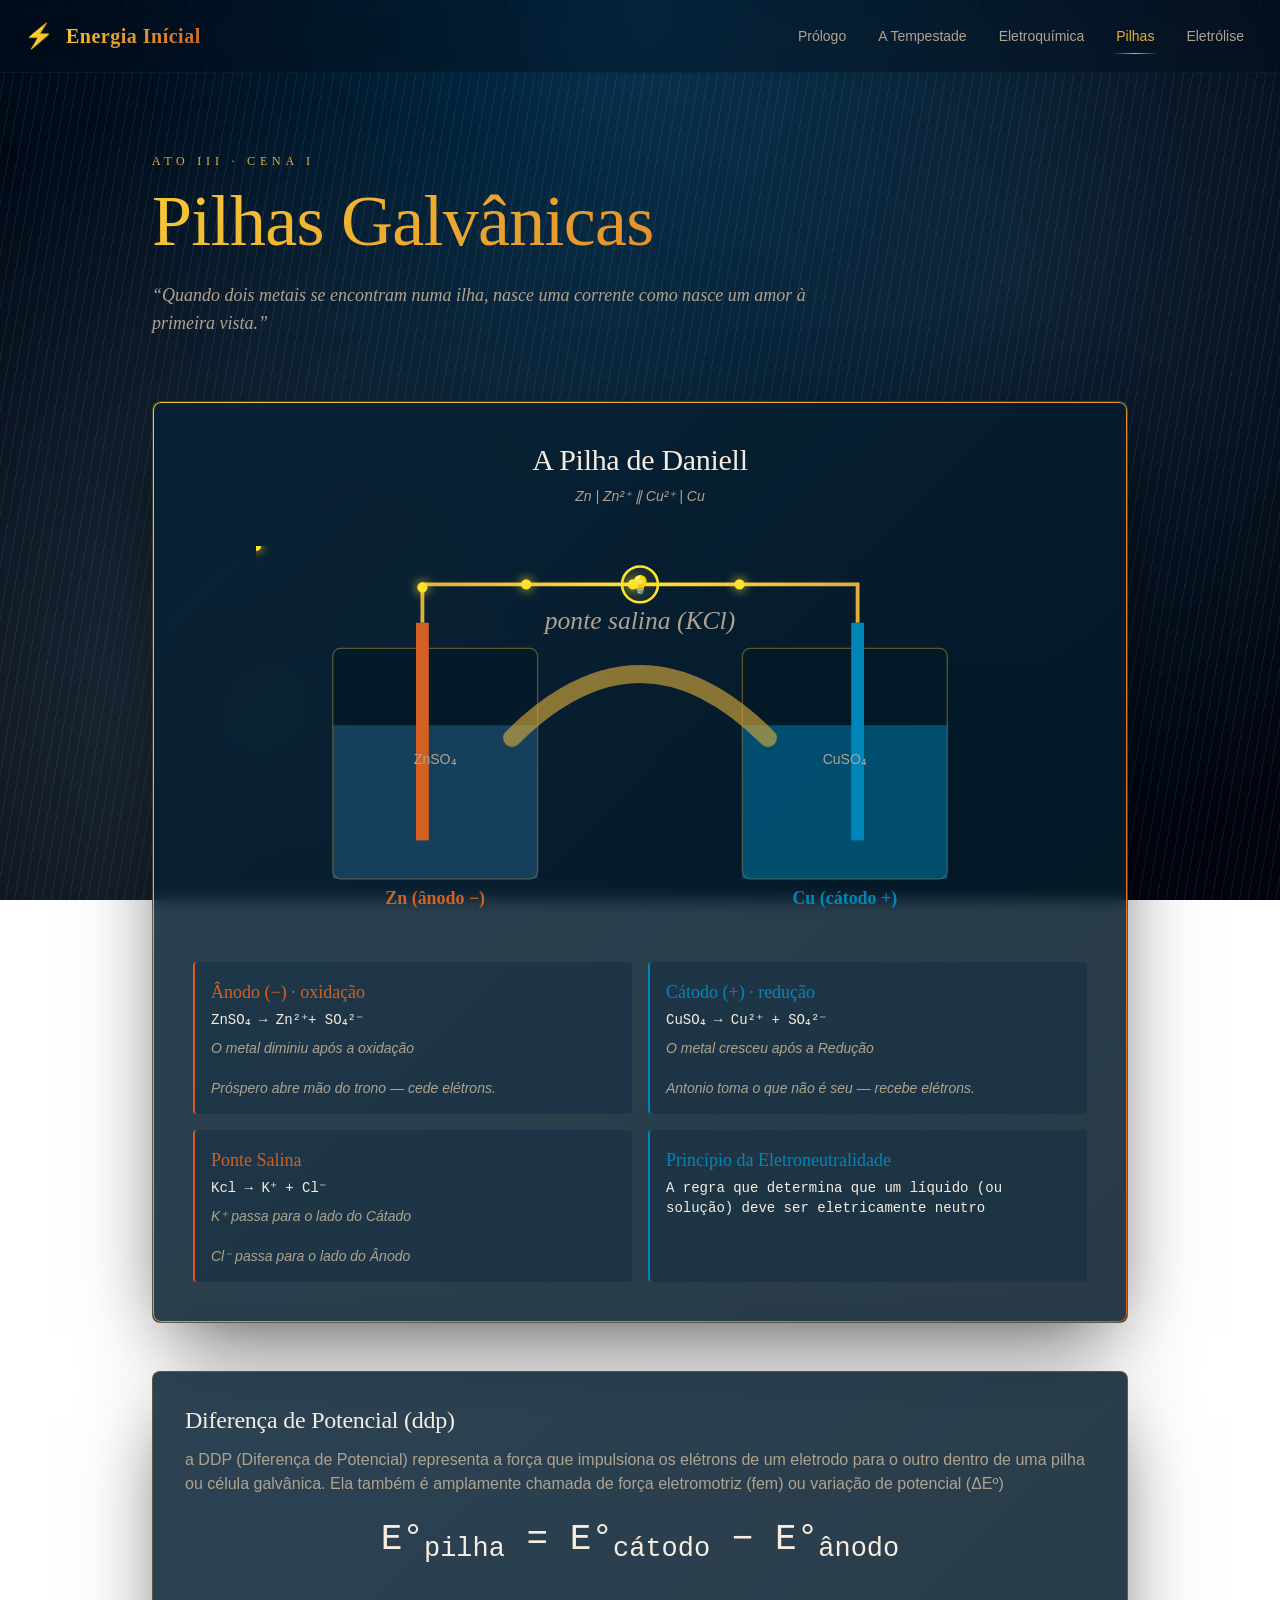
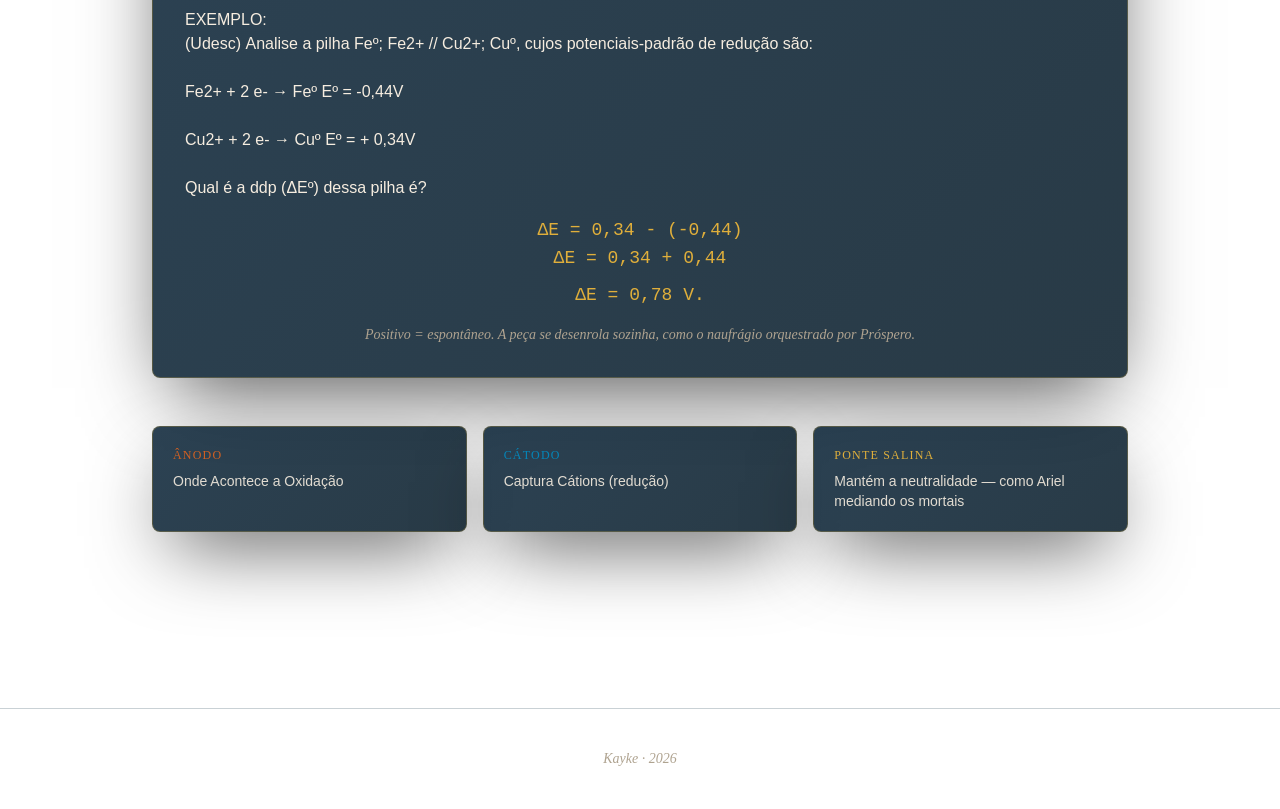
<file: pilhas.html>
<!DOCTYPE html>
<html lang="pt-BR">
  <head>
    <meta charSet="utf-8" />
    <meta name="viewport" content="width=device-width, initial-scale=1" />

    <link rel="stylesheet" href="styles.css" />

    <title>
      Pilhas Galvânicas — Próspero &amp; os Elétrons
    </title>

    <meta
      name="description"
      content="Pilha de Daniell explicada com A Tempestade: ânodo, cátodo, ponte salina e fluxo de elétrons animado."
    />
  </head>

  <body>
    <div class="relative min-h-screen">
      <div class="fog"></div>
      <div class="rain"></div>
      <div class="lightning-flash"></div>

      <header
        class="relative z-10 border-b border-border/40 backdrop-blur-md bg-tempest/40"
      >
        <nav
          class="mx-auto max-w-7xl px-6 py-5 flex items-center justify-between flex-wrap gap-4"
        >
          <a href="./index.html" class="flex items-center gap-3 group">
            <span class="text-2xl animate-bolt">⚡</span>

            <span
              class="font-display text-xl font-semibold text-gold-gradient tracking-wide"
            >
              Energia Inícial
            </span>
          </a>

          <ul class="flex flex-wrap gap-1 md:gap-2">
            <li>
              <a
                href="./index.html"
                class="px-3 py-2 text-sm font-body transition-all relative text-muted-foreground hover:text-foreground"
              >
                Prólogo
              </a>
            </li>

            <li>
              <a
                href="./tempestade.html"
                class="px-3 py-2 text-sm font-body transition-all relative text-muted-foreground hover:text-foreground"
              >
                A Tempestade
              </a>
            </li>

            <li>
              <a
                href="./eletroquimica.html"
                class="px-3 py-2 text-sm font-body transition-all relative text-muted-foreground hover:text-foreground"
              >
                Eletroquímica
              </a>
            </li>

            <li>
              <a
                class="px-3 py-2 text-sm font-body transition-all relative text-primary active"
                href="./pilhas.html"
                data-status="active"
                aria-current="page"
              >
                Pilhas

                <span
                  class="absolute left-2 right-2 -bottom-0.5 h-px bg-gradient-to-r from-transparent via-primary to-transparent"
                ></span>
              </a>
            </li>

            <li>
              <a
                href="./eletrolise.html"
                class="px-3 py-2 text-sm font-body transition-all relative text-muted-foreground hover:text-foreground"
              >
                Eletrólise
              </a>
            </li>
          </ul>
        </nav>
      </header>

      <main class="relative z-10">
        <section class="px-6 py-20 mx-auto max-w-5xl">
          <p class="font-script text-primary tracking-[0.4em] text-xs">
            ATO III · CENA I
          </p>

          <h1 class="mt-4 font-display text-5xl md:text-7xl text-gold-gradient">
            Pilhas Galvânicas
          </h1>

          <p
            class="mt-6 max-w-2xl text-lg text-muted-foreground font-display italic"
          >
            “Quando dois metais se encontram numa ilha, nasce uma corrente como
            nasce um amor à primeira vista.”
          </p>

          <div
            class="mt-16 parchment parchment-gold-edge rounded-lg p-6 md:p-10"
          >
            <h2 class="font-display text-3xl text-center">
              A Pilha de Daniell
            </h2>

            <p class="text-center text-muted-foreground text-sm mt-2 italic">
              Zn | Zn²⁺ ‖ Cu²⁺ | Cu
            </p>

            <div class="mt-10 relative">
              <svg viewBox="0 0 600 300" class="w-full max-w-3xl mx-auto">
                <defs>
                  <linearGradient id="wire" x1="0" x2="1">
                    <stop
                      offset="0%"
                      stop-color="oklch(0.78 0.14 85)"
                    ></stop>

                    <stop
                      offset="50%"
                      stop-color="oklch(0.92 0.18 95)"
                    ></stop>

                    <stop
                      offset="100%"
                      stop-color="oklch(0.78 0.14 85)"
                    ></stop>
                  </linearGradient>

                  <path
                    id="wirePath"
                    d="M 130 60 L 130 30 L 470 30 L 470 60"
                  ></path>
                </defs>

                <g>
                  <rect
                    x="60"
                    y="80"
                    width="160"
                    height="180"
                    rx="6"
                    fill="oklch(0.20 0.04 240 / 0.6)"
                    stroke="oklch(0.78 0.14 85 / 0.4)"
                  ></rect>

                  <rect
                    x="380"
                    y="80"
                    width="160"
                    height="180"
                    rx="6"
                    fill="oklch(0.20 0.04 240 / 0.6)"
                    stroke="oklch(0.78 0.14 85 / 0.4)"
                  ></rect>

                  <rect
                    x="60"
                    y="140"
                    width="160"
                    height="120"
                    fill="oklch(0.55 0.10 240 / 0.4)"
                  ></rect>

                  <rect
                    x="380"
                    y="140"
                    width="160"
                    height="120"
                    fill="oklch(0.55 0.18 220 / 0.5)"
                  ></rect>
                </g>

                <path
                  d="M 200 150 Q 300 50 400 150"
                  stroke="oklch(0.78 0.14 85)"
                  stroke-width="14"
                  fill="none"
                  stroke-linecap="round"
                  opacity="0.6"
                ></path>

                <text
                  x="300"
                  y="65"
                  text-anchor="middle"
                  class="fill-muted-foreground"
                  font-size="20"
                  font-family="serif"
                  font-style="italic">
                
                  ponte salina (KCl)
  
                </text>

                <use
                  href="#wirePath"
                  stroke="url(#wire)"
                  stroke-width="3"
                  fill="none"
                ></use>

                <circle
                  cx="300"
                  cy="30"
                  r="14"
                  fill="oklch(0.92 0.18 95 / 0.3)"
                  stroke="oklch(0.92 0.18 95)"
                  stroke-width="2"
                >
                  <animate
                    attributeName="fill-opacity"
                    values="0.2;0.9;0.2"
                    dur="1.6s"
                    repeatCount="indefinite"
                  ></animate>
                </circle>

                <text
                  x="300"
                  y="35"
                  text-anchor="middle"
                  font-size="14"
                >
                  💡
                </text>

                <rect
                  x="125"
                  y="60"
                  width="10"
                  height="170"
                  fill="oklch(0.62 0.16 45)"
                ></rect>

                <rect
                  x="465"
                  y="60"
                  width="10"
                  height="170"
                  fill="oklch(0.55 0.18 220)"
                ></rect>

                <text
                  x="140"
                  y="280"
                  text-anchor="middle"
                  class="fill-copper"
                  font-size="14"
                  font-family="serif"
                  font-weight="600"
                >
                  Zn (ânodo −)
                </text>

                <text
                  x="460"
                  y="280"
                  text-anchor="middle"
                  class="fill-accent"
                  font-size="14"
                  font-family="serif"
                  font-weight="600"
                >
                  Cu (cátodo +)
                </text>

                <text
                  x="140"
                  y="170"
                  text-anchor="middle"
                  font-size="11"
                  class="fill-muted-foreground"
                >
                  ㅤㅤㅤZnSO₄
                </text>

                <text
                  x="460"
                  y="170"
                  text-anchor="middle"
                  font-size="11"
                  class="fill-muted-foreground"
                >
                  CuSO₄ㅤㅤㅤ
                </text>

                <circle
                  r="4"
                  fill="oklch(0.92 0.18 95)"
                  style="filter:drop-shadow(0 0 4px oklch(0.92 0.18 95))"
                >
                  <animateMotion
                    dur="2.4s"
                    repeatCount="indefinite"
                    begin="0s"
                  >
                    <mpath href="#wirePath"></mpath>
                  </animateMotion>
                </circle>

                <circle
                  r="4"
                  fill="oklch(0.92 0.18 95)"
                  style="filter:drop-shadow(0 0 4px oklch(0.92 0.18 95))"
                >
                  <animateMotion
                    dur="2.4s"
                    repeatCount="indefinite"
                    begin="0.5s"
                  >
                    <mpath href="#wirePath"></mpath>
                  </animateMotion>
                </circle>

                <circle
                  r="4"
                  fill="oklch(0.92 0.18 95)"
                  style="filter:drop-shadow(0 0 4px oklch(0.92 0.18 95))"
                >
                  <animateMotion
                    dur="2.4s"
                    repeatCount="indefinite"
                    begin="1s"
                  >
                    <mpath href="#wirePath"></mpath>
                  </animateMotion>
                </circle>

                <circle
                  r="4"
                  fill="oklch(0.92 0.18 95)"
                  style="filter:drop-shadow(0 0 4px oklch(0.92 0.18 95))"
                >
                  <animateMotion
                    dur="2.4s"
                    repeatCount="indefinite"
                    begin="1.5s"
                  >
                    <mpath href="#wirePath"></mpath>
                  </animateMotion>
                </circle>

                <circle
                  r="4"
                  fill="oklch(0.92 0.18 95)"
                  style="filter:drop-shadow(0 0 4px oklch(0.92 0.18 95))"
                >
                  <animateMotion
                    dur="2.4s"
                    repeatCount="indefinite"
                    begin="2s"
                  >
                    <mpath href="#wirePath"></mpath>
                  </animateMotion>
                </circle>

                
              </svg>
            </div>
 
            <div class="mt-8 grid md:grid-cols-2 gap-4 text-sm">
              <div class="bg-storm/40 rounded p-4 border-l-2 border-copper">
                <p class="font-display text-copper text-lg">
                  Ânodo (−) · oxidação
                </p>

                <p class="font-mono mt-1">
                   ZnSO₄  → Zn²⁺+ SO₄²⁻
                </p>

                <p class="mt-2 italic text-muted-foreground">
                  O metal diminiu após a oxidação
                  <br>
                   <br>
                  Próspero abre mão do trono — cede elétrons.
                </p>
              </div>

              <div class="bg-storm/40 rounded p-4 border-l-2 border-accent">
                <p class="font-display text-accent text-lg">
                  Cátodo (+) · redução
                </p>

                <p class="font-mono mt-1">
                  CuSO₄  → Cu²⁺ + SO₄²⁻
                </p>

                <p class="mt-2 italic text-muted-foreground">
                  O metal cresceu após a Redução
                  <br>
                  <br>
                  Antonio toma o que não é seu — recebe elétrons.
                </p>
              </div>



              <div class="bg-storm/40 rounded p-4 border-l-2 border-copper">
                <p class="font-display text-copper text-lg">
                  Ponte Salina 
                </p>

                <p class="font-mono mt-1">
                   Kcl → K⁺ + Cl⁻ 
                </p>

                <p class="mt-2 italic text-muted-foreground">
                  K⁺ passa para o lado do Cátado
                  <br>
                  <br>
                  Cl⁻ passa para o lado do Ânodo
                </p>
              </div>


             <div class="bg-storm/40 rounded p-4 border-l-2 border-accent">
                <p class="font-display text-accent text-lg">
                  Princípio da Eletroneutralidade
                </p>

                <p class="font-mono mt-1">
                  A regra que determina que um líquido (ou solução) deve ser eletricamente neutro
                </p>
              </div>

  
            </div>
          </div>

          <div class="mt-12 parchment rounded-lg p-8">
            <h3 class="font-display text-2xl">
             Diferença de Potencial (ddp) 
            </h3>

            <p class="mt-3 text-muted-foreground">
              a DDP (Diferença de Potencial) representa a força que impulsiona os elétrons de um 
              eletrodo para o outro dentro de uma pilha ou célula galvânica. Ela também é amplamente
               chamada de força eletromotriz (fem) ou variação de potencial (ΔEº)
            </p>

            <div class="mt-6 text-center font-mono text-xl md:text-4xl">
              E°<sub>pilha</sub> = E°<sub>cátodo</sub> −
              E°<sub>ânodo</sub>
            </div>
            <br>
            <br>ㅤㅤㅤㅤㅤㅤEXEMPLO:
            <p> ㅤㅤㅤㅤㅤㅤ(Udesc) Analise a pilha Feº; Fe2+ // Cu2+; Cuº, cujos potenciais-padrão de redução são: </p>
                                <br> 
                ㅤㅤㅤㅤㅤㅤFe2+ + 2 e- → Feº Eº = -0,44V
                                <br>
                                <br> 
                ㅤㅤㅤㅤㅤㅤCu2+ + 2 e- → Cuº Eº = + 0,34V
                                <br>
                                <br> 
                ㅤㅤㅤㅤㅤㅤQual é a ddp (ΔEº) dessa pilha é?

            <div class="mt-4 text-center font-mono text-lg text-primary">

              ΔE = 0,34 - (-0,44) 
              <br> 
              ΔE = 0,34 + 0,44
              <br> 
              ΔE = 0,78 V.
              <span class="shimmer-text font-display text-3xl">
                
              </span>
            </div>

            <p
              class="mt-4 text-sm text-muted-foreground italic font-display text-center"
            >
              Positivo = espontâneo. A peça se desenrola sozinha, como o
              naufrágio orquestrado por Próspero.
            </p>
          </div>

          <div class="mt-12 grid md:grid-cols-3 gap-4">
            <div
              class="parchment rounded-lg p-5 animate-fade-in-up"
              style="animation-delay:0s"
            >
              <p class="font-script text-xs tracking-widest text-copper">
                ÂNODO
              </p>

              <p class="mt-2 text-foreground/90 text-sm">
                Onde Acontece a Oxidação
              </p>
            </div>

            <div
              class="parchment rounded-lg p-5 animate-fade-in-up"
              style="animation-delay:0.1s"
            >
              <p class="font-script text-xs tracking-widest text-accent">
                CÁTODO
              </p>

              <p class="mt-2 text-foreground/90 text-sm">
                Captura Cátions (redução)
              </p>
            </div>

            <div
              class="parchment rounded-lg p-5 animate-fade-in-up"
              style="animation-delay:0.2s"
            >
              <p class="font-script text-xs tracking-widest text-primary">
                PONTE SALINA
              </p>

              <p class="mt-2 text-foreground/90 text-sm">
                Mantém a neutralidade — como Ariel mediando os mortais
              </p>
            </div>
          </div>
        </section>
      </main>

      <footer
        class="relative z-10 mt-24 border-t border-border/40 py-10 text-center text-sm text-muted-foreground font-display italic"
      >
        
      Kayke · 2026
      </footer>
    </div>
  </body>
</html>
</file>
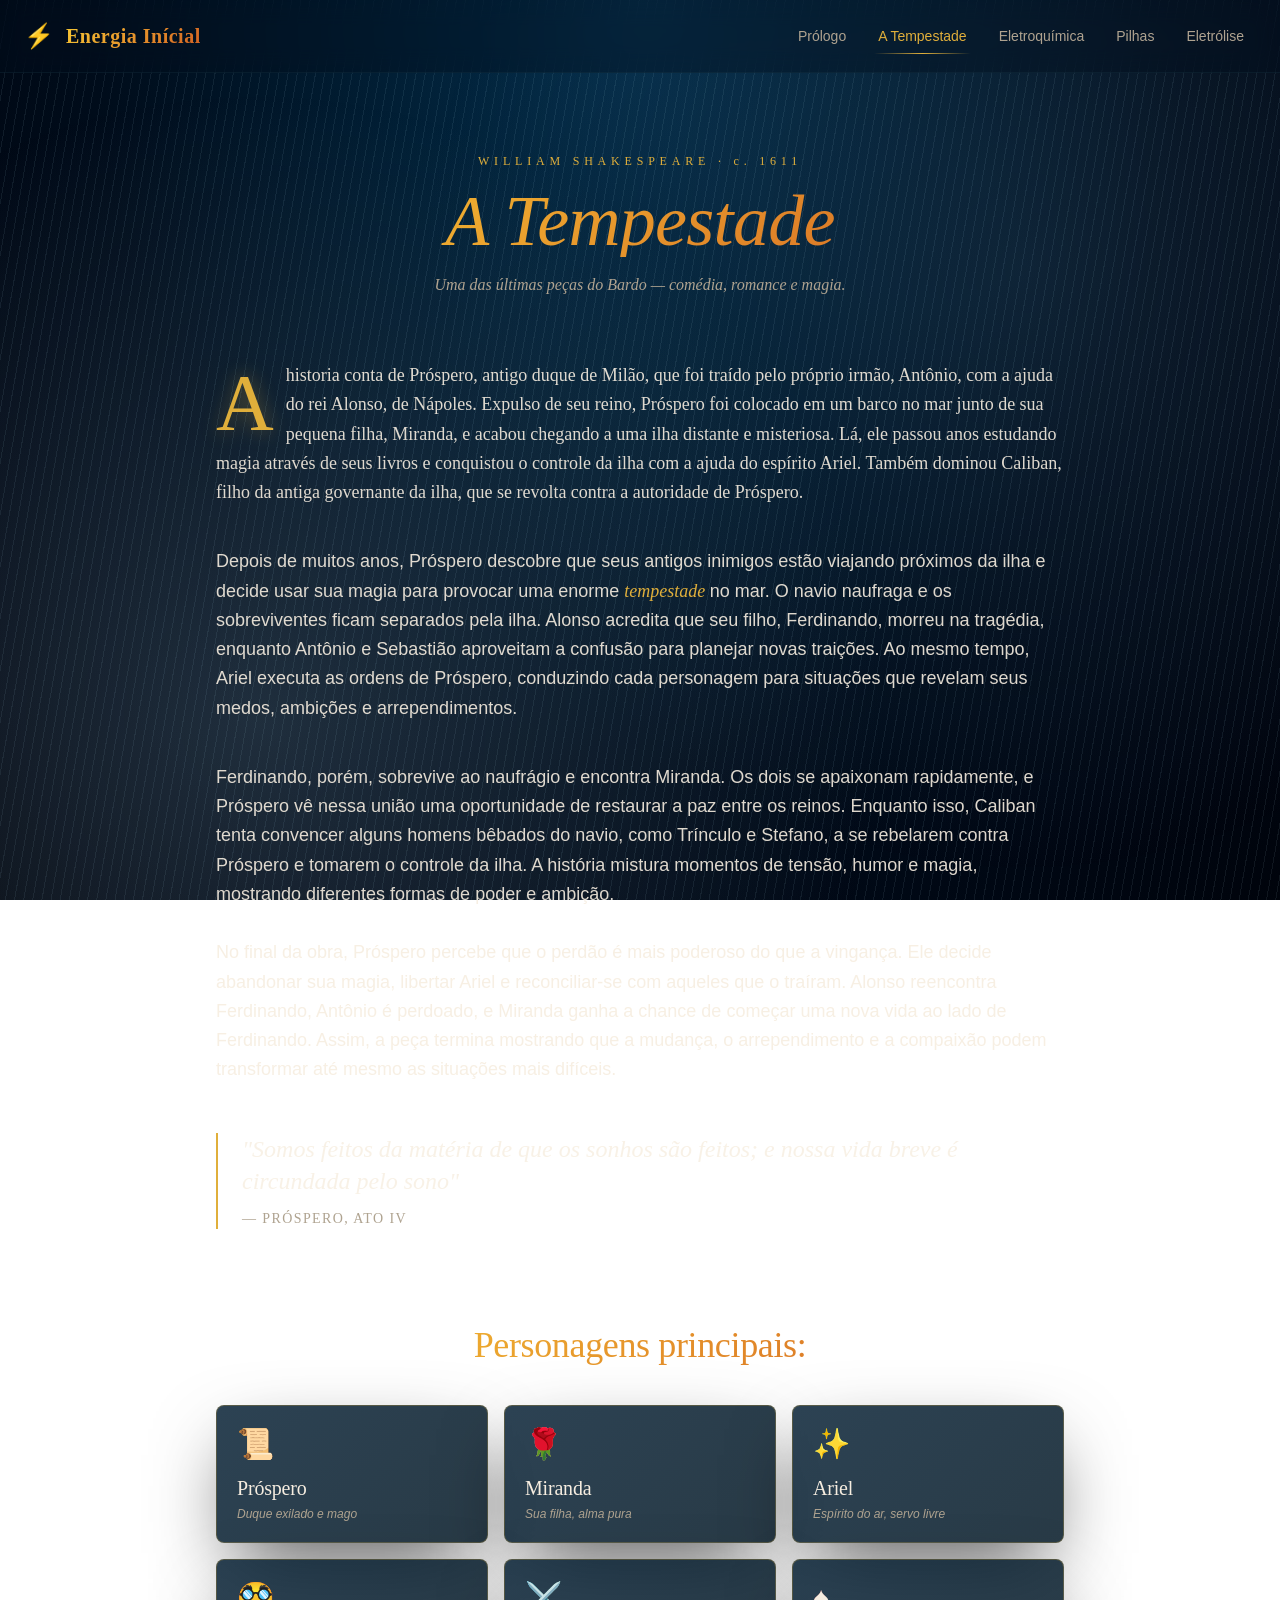
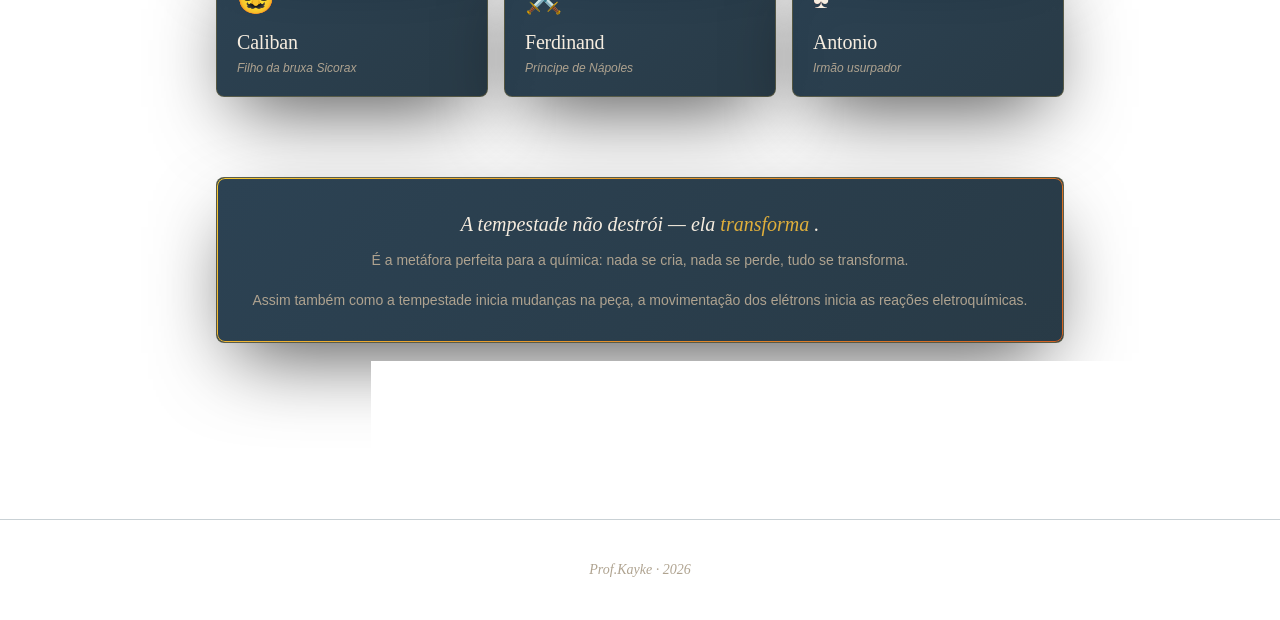
<file: tempestade.html>
<!DOCTYPE html>
<html lang="pt-BR">
<head>
  <meta charSet="utf-8" />
  <meta name="viewport" content="width=device-width, initial-scale=1" />
  <link rel="stylesheet" href="styles.css" />

  <title>A Tempestade — Resumo | Próspero &amp; os Elétrons</title>

  <meta
    name="description"
    content="Resumo de A Tempestade de Shakespeare com elementos visuais: Próspero, Miranda, Ariel, Caliban e o naufrágio."
  />
</head>

<body>
  <div class="relative min-h-screen">
    <div class="fog"></div>
    <div class="rain"></div>
    <div class="lightning-flash"></div>

    <header class="relative z-10 border-b border-border/40 backdrop-blur-md bg-tempest/40">
      <nav class="mx-auto max-w-7xl px-6 py-5 flex items-center justify-between flex-wrap gap-4">
        <a href="./index.html" class="flex items-center gap-3 group">
          <span class="text-2xl animate-bolt">⚡</span>

          <span class="font-display text-xl font-semibold text-gold-gradient tracking-wide">
            
              Energia Inícial
          </span>
        </a>

        <ul class="flex flex-wrap gap-1 md:gap-2">
          <li>
            <a
              href="./index.html"
              class="px-3 py-2 text-sm font-body transition-all relative text-muted-foreground hover:text-foreground"
            >
              Prólogo
            </a>
          </li>

          <li>
            <a
              class="px-3 py-2 text-sm font-body transition-all relative text-primary active"
              href="./tempestade.html"
              data-status="active"
              aria-current="page"
            >
              A Tempestade

              <span
                class="absolute left-2 right-2 -bottom-0.5 h-px bg-gradient-to-r from-transparent via-primary to-transparent"
              ></span>
            </a>
          </li>

          <li>
            <a
              href="./eletroquimica.html"
              class="px-3 py-2 text-sm font-body transition-all relative text-muted-foreground hover:text-foreground"
            >
              Eletroquímica
            </a>
          </li>

          <li>
            <a
              href="./pilhas.html"
              class="px-3 py-2 text-sm font-body transition-all relative text-muted-foreground hover:text-foreground"
            >
              Pilhas
            </a>
          </li>

          <li>
            <a
              href="./eletrolise.html"
              class="px-3 py-2 text-sm font-body transition-all relative text-muted-foreground hover:text-foreground"
            >
              Eletrólise
            </a>
          </li>
        </ul>
      </nav>
    </header>

    <main class="relative z-10">
      <article class="px-6 py-20 mx-auto max-w-4xl">
        <header class="text-center">
          <p class="font-script text-primary tracking-[0.4em] text-xs">
            WILLIAM SHAKESPEARE · c. 1611
          </p>

          <h1 class="mt-4 font-display text-6xl md:text-7xl text-gold-gradient italic">
            A Tempestade
          </h1>

          <p class="mt-4 text-muted-foreground font-display italic">
            Uma das últimas peças do Bardo — comédia, romance e magia.
          </p>
        </header>

       

        <div class="mt-16 space-y-10 text-foreground/90 leading-relaxed text-lg">
          <p class="drop-cap font-display not-italic">
            A historia conta de Próspero, antigo duque de Milão, que foi traído pelo próprio irmão, Antônio, com a ajuda do rei Alonso, de Nápoles. Expulso de seu reino, Próspero foi colocado em um barco no mar junto de sua pequena filha, Miranda, e acabou chegando a uma ilha distante e misteriosa. Lá, ele passou anos estudando magia através de seus livros e conquistou o controle da ilha com a ajuda do espírito Ariel. Também dominou Caliban, filho da antiga governante da ilha, que se revolta contra a autoridade de Próspero.
          </p>

          <p>
            Depois de muitos anos, Próspero descobre que seus antigos inimigos estão viajando próximos da ilha e decide usar sua magia para provocar uma enorme
            <em class="text-primary  font-display">
              tempestade
            </em>
           no mar. O navio naufraga e os sobreviventes ficam separados pela ilha. Alonso acredita que seu filho, Ferdinando, morreu na tragédia, enquanto Antônio e Sebastião aproveitam a confusão para planejar novas traições. Ao mesmo tempo, Ariel executa as ordens de Próspero, conduzindo cada personagem para situações que revelam seus medos, ambições e arrependimentos.
          </p>

          <p>
            Ferdinando, porém, sobrevive ao naufrágio e encontra Miranda. Os dois se apaixonam rapidamente, e Próspero vê nessa união uma oportunidade de restaurar a paz entre os reinos. Enquanto isso, Caliban tenta convencer alguns homens bêbados do navio, como Trínculo e Stefano, a se rebelarem contra Próspero e tomarem o controle da ilha. A história mistura momentos de tensão, humor e magia, mostrando diferentes formas de poder e ambição.
             <br> <br>
            No final da obra, Próspero percebe que o perdão é mais poderoso do que a vingança. Ele decide abandonar sua magia, libertar Ariel e reconciliar-se com aqueles que o traíram. Alonso reencontra Ferdinando, Antônio é perdoado, e Miranda ganha a chance de começar uma nova vida ao lado de Ferdinando. Assim, a peça termina mostrando que a mudança, o arrependimento e a compaixão podem transformar até mesmo as situações mais difíceis.
          </p>

          <blockquote
            class="border-l-2 border-primary pl-6 my-12 font-display italic text-2xl text-foreground/80"
          >
            "Somos feitos da matéria de que os sonhos são feitos; e nossa vida breve é circundada pelo sono"

            <footer
              class="mt-3 text-sm not-italic text-muted-foreground tracking-widest"
            >
              — PRÓSPERO, ATO IV
            </footer>
          </blockquote>
        </div>

        <h2 class="mt-24 font-display text-4xl text-center text-gold-gradient">
          Personagens principais:
        </h2>

        <div class="mt-10 grid sm:grid-cols-2 md:grid-cols-3 gap-4">
          <div
            class="parchment rounded-lg p-5 hover:scale-105 transition-transform animate-fade-in-up"
            style="animation-delay:0s"
          >
            <div
              class="text-3xl mb-3 inline-block bg-gradient-to-br from-primary to-copper bg-clip-text"
            >
              📜
            </div>

            <h3 class="font-display text-xl text-foreground">
              Próspero
            </h3>

            <p class="text-xs text-muted-foreground mt-1 italic">
              Duque exilado e mago
            </p>
          </div>

          <div
            class="parchment rounded-lg p-5 hover:scale-105 transition-transform animate-fade-in-up"
            style="animation-delay:0.08s"
          >
            <div
              class="text-3xl mb-3 inline-block bg-gradient-to-br from-pink-300 to-primary bg-clip-text"
            >
              🌹
            </div>

            <h3 class="font-display text-xl text-foreground">
              Miranda
            </h3>

            <p class="text-xs text-muted-foreground mt-1 italic">
              Sua filha, alma pura
            </p>
          </div>

          <div
            class="parchment rounded-lg p-5 hover:scale-105 transition-transform animate-fade-in-up"
            style="animation-delay:0.16s"
          >
            <div
              class="text-3xl mb-3 inline-block bg-gradient-to-br from-accent to-lightning bg-clip-text"
            >
            ✨
            </div>

            <h3 class="font-display text-xl text-foreground">
              Ariel
            </h3>

            <p class="text-xs text-muted-foreground mt-1 italic">
              Espírito do ar, servo livre
            </p>
          </div>

          <div
            class="parchment rounded-lg p-5 hover:scale-105 transition-transform animate-fade-in-up"
            style="animation-delay:0.24s"
          >
            <div
              class="text-3xl mb-3 inline-block bg-gradient-to-br from-copper to-destructive bg-clip-text"
            >
            🥸
            </div>

            <h3 class="font-display text-xl text-foreground">
              Caliban
            </h3>

            <p class="text-xs text-muted-foreground mt-1 italic">
              Filho da bruxa Sicorax
            </p>
          </div>

          <div
            class="parchment rounded-lg p-5 hover:scale-105 transition-transform animate-fade-in-up"
            style="animation-delay:0.32s"
          >
            <div
              class="text-3xl mb-3 inline-block bg-gradient-to-br from-accent to-primary bg-clip-text"
            >
            ⚔️
            </div>

            <h3 class="font-display text-xl text-foreground">
              Ferdinand
            </h3>

            <p class="text-xs text-muted-foreground mt-1 italic">
              Príncipe de Nápoles
            </p>
          </div>

          <div
            class="parchment rounded-lg p-5 hover:scale-105 transition-transform animate-fade-in-up"
            style="animation-delay:0.4s"
          >
            <div
              class="text-3xl mb-3 inline-block bg-gradient-to-br from-destructive to-storm bg-clip-text"
            >
            ♠️
            </div>

            <h3 class="font-display text-xl text-foreground">
              Antonio
            </h3>

            <p class="text-xs text-muted-foreground mt-1 italic">
              Irmão usurpador
            </p>
          </div>
        </div>

        <div class="mt-20 parchment parchment-gold-edge rounded-lg p-8 text-center">
          <p class="font-display italic text-xl">
            A tempestade não destrói — ela
            <span class="text-primary">
              transforma
            </span>.
          </p>

          <p class="mt-3 text-muted-foreground text-sm">
            É a metáfora perfeita para a química: nada se cria, nada se perde, tudo
            se transforma.
            <br> <br>
            Assim também como a tempestade inicia mudanças na peça, a movimentação dos elétrons inicia as reações eletroquímicas.
          </p>
        </div>
      </article>
    </main>

    <footer
      class="relative z-10 mt-24 border-t border-border/40 py-10 text-center text-sm text-muted-foreground font-display italic"
    >
      Prof.Kayke · 2026
    </footer>
  </div>
</body>
</html>
</file>
<file: styles.css>
@layer properties{@supports (((-webkit-hyphens:none)) and (not (margin-trim:inline))) or ((-moz-orient:inline) and (not (color:rgb(from red r g b)))){*,:before,:after,::backdrop{--tw-translate-x:0;--tw-translate-y:0;--tw-translate-z:0;--tw-rotate-x:initial;--tw-rotate-y:initial;--tw-rotate-z:initial;--tw-skew-x:initial;--tw-skew-y:initial;--tw-space-y-reverse:0;--tw-space-x-reverse:0;--tw-border-style:solid;--tw-gradient-position:initial;--tw-gradient-from:#0000;--tw-gradient-via:#0000;--tw-gradient-to:#0000;--tw-gradient-stops:initial;--tw-gradient-via-stops:initial;--tw-gradient-from-position:0%;--tw-gradient-via-position:50%;--tw-gradient-to-position:100%;--tw-leading:initial;--tw-font-weight:initial;--tw-tracking:initial;--tw-ordinal:initial;--tw-slashed-zero:initial;--tw-numeric-figure:initial;--tw-numeric-spacing:initial;--tw-numeric-fraction:initial;--tw-shadow:0 0 #0000;--tw-shadow-color:initial;--tw-shadow-alpha:100%;--tw-inset-shadow:0 0 #0000;--tw-inset-shadow-color:initial;--tw-inset-shadow-alpha:100%;--tw-ring-color:initial;--tw-ring-shadow:0 0 #0000;--tw-inset-ring-color:initial;--tw-inset-ring-shadow:0 0 #0000;--tw-ring-inset:initial;--tw-ring-offset-width:0px;--tw-ring-offset-color:#fff;--tw-ring-offset-shadow:0 0 #0000;--tw-outline-style:solid;--tw-blur:initial;--tw-brightness:initial;--tw-contrast:initial;--tw-grayscale:initial;--tw-hue-rotate:initial;--tw-invert:initial;--tw-opacity:initial;--tw-saturate:initial;--tw-sepia:initial;--tw-drop-shadow:initial;--tw-drop-shadow-color:initial;--tw-drop-shadow-alpha:100%;--tw-drop-shadow-size:initial;--tw-backdrop-blur:initial;--tw-backdrop-brightness:initial;--tw-backdrop-contrast:initial;--tw-backdrop-grayscale:initial;--tw-backdrop-hue-rotate:initial;--tw-backdrop-invert:initial;--tw-backdrop-opacity:initial;--tw-backdrop-saturate:initial;--tw-backdrop-sepia:initial;--tw-duration:initial;--tw-ease:initial;--tw-content:"";--tw-scale-x:1;--tw-scale-y:1;--tw-scale-z:1;--tw-animation-delay:0s;--tw-animation-direction:normal;--tw-animation-duration:initial;--tw-animation-fill-mode:none;--tw-animation-iteration-count:1;--tw-enter-blur:0;--tw-enter-opacity:1;--tw-enter-rotate:0;--tw-enter-scale:1;--tw-enter-translate-x:0;--tw-enter-translate-y:0;--tw-exit-blur:0;--tw-exit-opacity:1;--tw-exit-rotate:0;--tw-exit-scale:1;--tw-exit-translate-x:0;--tw-exit-translate-y:0}}}@layer theme{:root,:host{--font-sans:ui-sans-serif, system-ui, sans-serif, "Apple Color Emoji", "Segoe UI Emoji", "Segoe UI Symbol", "Noto Color Emoji";--font-mono:ui-monospace, SFMono-Regular, Menlo, Monaco, Consolas, "Liberation Mono", "Courier New", monospace;--color-pink-300:oklch(82.3% .12 346.018);--color-black:#000;--spacing:.25rem;--container-sm:24rem;--container-md:28rem;--container-lg:32rem;--container-xl:36rem;--container-2xl:42rem;--container-3xl:48rem;--container-4xl:56rem;--container-5xl:64rem;--container-6xl:72rem;--container-7xl:80rem;--text-xs:.75rem;--text-xs--line-height:calc(1 / .75);--text-sm:.875rem;--text-sm--line-height:calc(1.25 / .875);--text-base:1rem;--text-base--line-height: 1.5 ;--text-lg:1.125rem;--text-lg--line-height:calc(1.75 / 1.125);--text-xl:1.25rem;--text-xl--line-height:calc(1.75 / 1.25);--text-2xl:1.5rem;--text-2xl--line-height:calc(2 / 1.5);--text-3xl:1.875rem;--text-3xl--line-height: 1.2 ;--text-4xl:2.25rem;--text-4xl--line-height:calc(2.5 / 2.25);--text-5xl:3rem;--text-5xl--line-height:1;--text-6xl:3.75rem;--text-6xl--line-height:1;--text-7xl:4.5rem;--text-7xl--line-height:1;--text-8xl:6rem;--text-8xl--line-height:1;--font-weight-normal:400;--font-weight-medium:500;--font-weight-semibold:600;--tracking-tight:-.025em;--tracking-wide:.025em;--tracking-widest:.1em;--leading-snug:1.375;--leading-relaxed:1.625;--ease-in-out:cubic-bezier(.4, 0, .2, 1);--animate-pulse:pulse 2s cubic-bezier(.4, 0, .6, 1) infinite;--blur-md:12px;--aspect-video:16 / 9;--default-transition-duration:.15s;--default-transition-timing-function:cubic-bezier(.4, 0, .2, 1);--default-font-family:var(--font-sans);--default-mono-font-family:var(--font-mono);--color-foreground:var(--foreground);--color-border:var(--border);--font-display:"Cormorant Garamond", serif;--font-script:"IM Fell English SC", serif;--font-body:"Inter", sans-serif}}@layer base{*,:after,:before,::backdrop{box-sizing:border-box;border:0 solid;margin:0;padding:0}::file-selector-button{box-sizing:border-box;border:0 solid;margin:0;padding:0}html,:host{-webkit-text-size-adjust:100%;tab-size:4;line-height:1.5;font-family:var(--default-font-family,ui-sans-serif, system-ui, sans-serif, "Apple Color Emoji", "Segoe UI Emoji", "Segoe UI Symbol", "Noto Color Emoji");font-feature-settings:var(--default-font-feature-settings,normal);font-variation-settings:var(--default-font-variation-settings,normal);-webkit-tap-highlight-color:transparent}hr{height:0;color:inherit;border-top-width:1px}abbr:where([title]){-webkit-text-decoration:underline dotted;text-decoration:underline dotted}h1,h2,h3,h4,h5,h6{font-size:inherit;font-weight:inherit}a{color:inherit;-webkit-text-decoration:inherit;text-decoration:inherit}b,strong{font-weight:bolder}code,kbd,samp,pre{font-family:var(--default-mono-font-family,ui-monospace, SFMono-Regular, Menlo, Monaco, Consolas, "Liberation Mono", "Courier New", monospace);font-feature-settings:var(--default-mono-font-feature-settings,normal);font-variation-settings:var(--default-mono-font-variation-settings,normal);font-size:1em}small{font-size:80%}sub,sup{vertical-align:baseline;font-size:75%;line-height:0;position:relative}sub{bottom:-.25em}sup{top:-.5em}table{text-indent:0;border-color:inherit;border-collapse:collapse}:-moz-focusring{outline:auto}progress{vertical-align:baseline}summary{display:list-item}ol,ul,menu{list-style:none}img,svg,video,canvas,audio,iframe,embed,object{vertical-align:middle;display:block}img,video{max-width:100%;height:auto}button,input,select,optgroup,textarea{font:inherit;font-feature-settings:inherit;font-variation-settings:inherit;letter-spacing:inherit;color:inherit;opacity:1;background-color:#0000;border-radius:0}::file-selector-button{font:inherit;font-feature-settings:inherit;font-variation-settings:inherit;letter-spacing:inherit;color:inherit;opacity:1;background-color:#0000;border-radius:0}:where(select:is([multiple],[size])) optgroup{font-weight:bolder}:where(select:is([multiple],[size])) optgroup option{padding-inline-start:20px}::file-selector-button{margin-inline-end:4px}::placeholder{opacity:1}@supports (not ((-webkit-appearance:-apple-pay-button))) or (contain-intrinsic-size:1px){::placeholder{color:currentColor}@supports (color:color-mix(in lab,red,red)){::placeholder{color:color-mix(in oklab,currentcolor 50%,transparent)}}}textarea{resize:vertical}::-webkit-search-decoration{-webkit-appearance:none}::-webkit-date-and-time-value{min-height:1lh;text-align:inherit}::-webkit-datetime-edit{display:inline-flex}::-webkit-datetime-edit-fields-wrapper{padding:0}::-webkit-datetime-edit{padding-block:0}::-webkit-datetime-edit-year-field{padding-block:0}::-webkit-datetime-edit-month-field{padding-block:0}::-webkit-datetime-edit-day-field{padding-block:0}::-webkit-datetime-edit-hour-field{padding-block:0}::-webkit-datetime-edit-minute-field{padding-block:0}::-webkit-datetime-edit-second-field{padding-block:0}::-webkit-datetime-edit-millisecond-field{padding-block:0}::-webkit-datetime-edit-meridiem-field{padding-block:0}::-webkit-calendar-picker-indicator{line-height:1}:-moz-ui-invalid{box-shadow:none}button,input:where([type=button],[type=reset],[type=submit]){appearance:button}::file-selector-button{appearance:button}::-webkit-inner-spin-button{height:auto}::-webkit-outer-spin-button{height:auto}[hidden]:where(:not([hidden=until-found])){display:none!important}*{border-color:var(--color-border)}body{background:var(--gradient-tempest);color:var(--color-foreground);font-family:var(--font-body);background-attachment:fixed}h1,h2,h3,h4{font-family:var(--font-display);letter-spacing:-.01em}}@layer components;@layer utilities{.pointer-events-none{pointer-events:none}.invisible{visibility:hidden}.sr-only{clip-path:inset(50%);white-space:nowrap;border-width:0;width:1px;height:1px;margin:-1px;padding:0;position:absolute;overflow:hidden}.absolute{position:absolute}.fixed{position:fixed}.relative{position:relative}.inset-0{inset:calc(var(--spacing) * 0)}.inset-x-0{inset-inline:calc(var(--spacing) * 0)}.inset-y-0{inset-block:calc(var(--spacing) * 0)}.start{inset-inline-start:var(--spacing)}.-top-12{top:calc(var(--spacing) * -12)}.top-0{top:calc(var(--spacing) * 0)}.top-1\.5{top:calc(var(--spacing) * 1.5)}.top-1\/2{top:50%}.top-3\.5{top:calc(var(--spacing) * 3.5)}.top-4{top:calc(var(--spacing) * 4)}.top-6{top:calc(var(--spacing) * 6)}.top-20{top:calc(var(--spacing) * 20)}.top-\[1px\]{top:1px}.top-\[50\%\]{top:50%}.top-\[60\%\]{top:60%}.top-full{top:100%}.-right-12{right:calc(var(--spacing) * -12)}.right-0{right:calc(var(--spacing) * 0)}.right-1{right:calc(var(--spacing) * 1)}.right-1\/4{right:25%}.right-2{right:calc(var(--spacing) * 2)}.right-3{right:calc(var(--spacing) * 3)}.right-4{right:calc(var(--spacing) * 4)}.right-10{right:calc(var(--spacing) * 10)}.right-12{right:calc(var(--spacing) * 12)}.-bottom-0\.5{bottom:calc(var(--spacing) * -.5)}.-bottom-12{bottom:calc(var(--spacing) * -12)}.bottom-0{bottom:calc(var(--spacing) * 0)}.bottom-10{bottom:calc(var(--spacing) * 10)}.bottom-32{bottom:calc(var(--spacing) * 32)}.-left-12{left:calc(var(--spacing) * -12)}.left-0{left:calc(var(--spacing) * 0)}.left-1\/2{left:50%}.left-1\/4{left:25%}.left-2{left:calc(var(--spacing) * 2)}.left-10{left:calc(var(--spacing) * 10)}.left-\[50\%\]{left:50%}.z-10{z-index:10}.z-20{z-index:20}.z-50{z-index:50}.z-\[1\]{z-index:1}.-mx-1{margin-inline:calc(var(--spacing) * -1)}.mx-2{margin-inline:calc(var(--spacing) * 2)}.mx-3{margin-inline:calc(var(--spacing) * 3)}.mx-3\.5{margin-inline:calc(var(--spacing) * 3.5)}.mx-auto{margin-inline:auto}.my-0\.5{margin-block:calc(var(--spacing) * .5)}.my-1{margin-block:calc(var(--spacing) * 1)}.my-12{margin-block:calc(var(--spacing) * 12)}.-mt-4{margin-top:calc(var(--spacing) * -4)}.mt-1{margin-top:calc(var(--spacing) * 1)}.mt-1\.5{margin-top:calc(var(--spacing) * 1.5)}.mt-2{margin-top:calc(var(--spacing) * 2)}.mt-3{margin-top:calc(var(--spacing) * 3)}.mt-4{margin-top:calc(var(--spacing) * 4)}.mt-6{margin-top:calc(var(--spacing) * 6)}.mt-8{margin-top:calc(var(--spacing) * 8)}.mt-10{margin-top:calc(var(--spacing) * 10)}.mt-12{margin-top:calc(var(--spacing) * 12)}.mt-16{margin-top:calc(var(--spacing) * 16)}.mt-20{margin-top:calc(var(--spacing) * 20)}.mt-24{margin-top:calc(var(--spacing) * 24)}.mt-auto{margin-top:auto}.mr-2{margin-right:calc(var(--spacing) * 2)}.mb-1{margin-bottom:calc(var(--spacing) * 1)}.mb-3{margin-bottom:calc(var(--spacing) * 3)}.-ml-4{margin-left:calc(var(--spacing) * -4)}.ml-1{margin-left:calc(var(--spacing) * 1)}.ml-auto{margin-left:auto}.block{display:block}.flex{display:flex}.grid{display:grid}.hidden{display:none}.inline-block{display:inline-block}.inline-flex{display:inline-flex}.table{display:table}.aspect-square{aspect-ratio:1}.aspect-video{aspect-ratio:var(--aspect-video)}.size-\(--cell-size\){width:var(--cell-size);height:var(--cell-size)}.size-4{width:calc(var(--spacing) * 4);height:calc(var(--spacing) * 4)}.h-\(--cell-size\){height:var(--cell-size)}.h-1\.5{height:calc(var(--spacing) * 1.5)}.h-2{height:calc(var(--spacing) * 2)}.h-2\.5{height:calc(var(--spacing) * 2.5)}.h-3{height:calc(var(--spacing) * 3)}.h-3\.5{height:calc(var(--spacing) * 3.5)}.h-4{height:calc(var(--spacing) * 4)}.h-5{height:calc(var(--spacing) * 5)}.h-7{height:calc(var(--spacing) * 7)}.h-8{height:calc(var(--spacing) * 8)}.h-9{height:calc(var(--spacing) * 9)}.h-10{height:calc(var(--spacing) * 10)}.h-12{height:calc(var(--spacing) * 12)}.h-64{height:calc(var(--spacing) * 64)}.h-\[1px\]{height:1px}.h-\[var\(--radix-navigation-menu-viewport-height\)\]{height:var(--radix-navigation-menu-viewport-height)}.h-\[var\(--radix-select-trigger-height\)\]{height:var(--radix-select-trigger-height)}.h-auto{height:auto}.h-full{height:100%}.h-px{height:1px}.h-svh{height:100svh}.max-h-\(--radix-context-menu-content-available-height\){max-height:var(--radix-context-menu-content-available-height)}.max-h-\(--radix-select-content-available-height\){max-height:var(--radix-select-content-available-height)}.max-h-\[300px\]{max-height:300px}.max-h-\[var\(--radix-dropdown-menu-content-available-height\)\]{max-height:var(--radix-dropdown-menu-content-available-height)}.min-h-0{min-height:calc(var(--spacing) * 0)}.min-h-\[60px\]{min-height:60px}.min-h-\[88vh\]{min-height:88vh}.min-h-screen{min-height:100vh}.min-h-svh{min-height:100svh}.w-\(--cell-size\){width:var(--cell-size)}.w-\(--sidebar-width\){width:var(--sidebar-width)}.w-0{width:calc(var(--spacing) * 0)}.w-1{width:calc(var(--spacing) * 1)}.w-2{width:calc(var(--spacing) * 2)}.w-2\.5{width:calc(var(--spacing) * 2.5)}.w-3{width:calc(var(--spacing) * 3)}.w-3\.5{width:calc(var(--spacing) * 3.5)}.w-3\/4{width:75%}.w-4{width:calc(var(--spacing) * 4)}.w-5{width:calc(var(--spacing) * 5)}.w-7{width:calc(var(--spacing) * 7)}.w-8{width:calc(var(--spacing) * 8)}.w-9{width:calc(var(--spacing) * 9)}.w-10{width:calc(var(--spacing) * 10)}.w-64{width:calc(var(--spacing) * 64)}.w-72{width:calc(var(--spacing) * 72)}.w-\[1px\]{width:1px}.w-\[100px\]{width:100px}.w-\[200\%\]{width:200%}.w-auto{width:auto}.w-fit{width:fit-content}.w-full{width:100%}.w-max{width:max-content}.w-px{width:1px}.max-w-\(--skeleton-width\){max-width:var(--skeleton-width)}.max-w-2xl{max-width:var(--container-2xl)}.max-w-3xl{max-width:var(--container-3xl)}.max-w-4xl{max-width:var(--container-4xl)}.max-w-5xl{max-width:var(--container-5xl)}.max-w-6xl{max-width:var(--container-6xl)}.max-w-7xl{max-width:var(--container-7xl)}.max-w-lg{max-width:var(--container-lg)}.max-w-max{max-width:max-content}.max-w-md{max-width:var(--container-md)}.max-w-xl{max-width:var(--container-xl)}.min-w-\(--cell-size\){min-width:var(--cell-size)}.min-w-0{min-width:calc(var(--spacing) * 0)}.min-w-5{min-width:calc(var(--spacing) * 5)}.min-w-8{min-width:calc(var(--spacing) * 8)}.min-w-9{min-width:calc(var(--spacing) * 9)}.min-w-10{min-width:calc(var(--spacing) * 10)}.min-w-\[8rem\]{min-width:8rem}.min-w-\[12rem\]{min-width:12rem}.min-w-\[var\(--radix-select-trigger-width\)\]{min-width:var(--radix-select-trigger-width)}.flex-1{flex:1}.shrink-0{flex-shrink:0}.grow{flex-grow:1}.grow-0{flex-grow:0}.basis-full{flex-basis:100%}.caption-bottom{caption-side:bottom}.border-collapse{border-collapse:collapse}.origin-\(--radix-context-menu-content-transform-origin\){transform-origin:var(--radix-context-menu-content-transform-origin)}.origin-\(--radix-dropdown-menu-content-transform-origin\){transform-origin:var(--radix-dropdown-menu-content-transform-origin)}.origin-\(--radix-hover-card-content-transform-origin\){transform-origin:var(--radix-hover-card-content-transform-origin)}.origin-\(--radix-menubar-content-transform-origin\){transform-origin:var(--radix-menubar-content-transform-origin)}.origin-\(--radix-popover-content-transform-origin\){transform-origin:var(--radix-popover-content-transform-origin)}.origin-\(--radix-select-content-transform-origin\){transform-origin:var(--radix-select-content-transform-origin)}.origin-\(--radix-tooltip-content-transform-origin\){transform-origin:var(--radix-tooltip-content-transform-origin)}.-translate-x-1\/2{--tw-translate-x: -50% ;translate:var(--tw-translate-x) var(--tw-translate-y)}.-translate-x-px{--tw-translate-x:-1px;translate:var(--tw-translate-x) var(--tw-translate-y)}.translate-x-\[-50\%\]{--tw-translate-x:-50%;translate:var(--tw-translate-x) var(--tw-translate-y)}.translate-x-px{--tw-translate-x:1px;translate:var(--tw-translate-x) var(--tw-translate-y)}.-translate-y-1\/2{--tw-translate-y: -50% ;translate:var(--tw-translate-x) var(--tw-translate-y)}.translate-y-\[-50\%\]{--tw-translate-y:-50%;translate:var(--tw-translate-x) var(--tw-translate-y)}.rotate-45{rotate:45deg}.rotate-90{rotate:90deg}.transform{transform:var(--tw-rotate-x,) var(--tw-rotate-y,) var(--tw-rotate-z,) var(--tw-skew-x,) var(--tw-skew-y,)}.animate-caret-blink{animation:1.25s ease-out infinite caret-blink}.animate-in{animation:enter var(--tw-animation-duration,var(--tw-duration,.15s))var(--tw-ease,ease)var(--tw-animation-delay,0s)var(--tw-animation-iteration-count,1)var(--tw-animation-direction,normal)var(--tw-animation-fill-mode,none)}.animate-pulse{animation:var(--animate-pulse)}.cursor-default{cursor:default}.cursor-pointer{cursor:pointer}.touch-none{touch-action:none}.list-none{list-style-type:none}.flex-col{flex-direction:column}.flex-col-reverse{flex-direction:column-reverse}.flex-row{flex-direction:row}.flex-wrap{flex-wrap:wrap}.place-content-center{place-content:center}.items-baseline{align-items:baseline}.items-center{align-items:center}.items-end{align-items:flex-end}.items-start{align-items:flex-start}.items-stretch{align-items:stretch}.justify-between{justify-content:space-between}.justify-center{justify-content:center}.gap-1{gap:calc(var(--spacing) * 1)}.gap-1\.5{gap:calc(var(--spacing) * 1.5)}.gap-2{gap:calc(var(--spacing) * 2)}.gap-3{gap:calc(var(--spacing) * 3)}.gap-4{gap:calc(var(--spacing) * 4)}.gap-6{gap:calc(var(--spacing) * 6)}:where(.space-y-1>:not(:last-child)){--tw-space-y-reverse:0;margin-block-start:calc(calc(var(--spacing) * 1) * var(--tw-space-y-reverse));margin-block-end:calc(calc(var(--spacing) * 1) * calc(1 - var(--tw-space-y-reverse)))}:where(.space-y-1\.5>:not(:last-child)){--tw-space-y-reverse:0;margin-block-start:calc(calc(var(--spacing) * 1.5) * var(--tw-space-y-reverse));margin-block-end:calc(calc(var(--spacing) * 1.5) * calc(1 - var(--tw-space-y-reverse)))}:where(.space-y-2>:not(:last-child)){--tw-space-y-reverse:0;margin-block-start:calc(calc(var(--spacing) * 2) * var(--tw-space-y-reverse));margin-block-end:calc(calc(var(--spacing) * 2) * calc(1 - var(--tw-space-y-reverse)))}:where(.space-y-10>:not(:last-child)){--tw-space-y-reverse:0;margin-block-start:calc(calc(var(--spacing) * 10) * var(--tw-space-y-reverse));margin-block-end:calc(calc(var(--spacing) * 10) * calc(1 - var(--tw-space-y-reverse)))}:where(.space-x-1>:not(:last-child)){--tw-space-x-reverse:0;margin-inline-start:calc(calc(var(--spacing) * 1) * var(--tw-space-x-reverse));margin-inline-end:calc(calc(var(--spacing) * 1) * calc(1 - var(--tw-space-x-reverse)))}.overflow-auto{overflow:auto}.overflow-hidden{overflow:hidden}.overflow-x-hidden{overflow-x:hidden}.overflow-y-auto{overflow-y:auto}.rounded{border-radius:.25rem}.rounded-\[2px\]{border-radius:2px}.rounded-\[inherit\]{border-radius:inherit}.rounded-full{border-radius:3.40282e38px}.rounded-lg{border-radius:var(--radius)}.rounded-md{border-radius:calc(var(--radius) - 2px)}.rounded-none{border-radius:0}.rounded-sm{border-radius:calc(var(--radius) - 4px)}.rounded-xl{border-radius:calc(var(--radius) + 4px)}.rounded-t-\[10px\]{border-top-left-radius:10px;border-top-right-radius:10px}.rounded-l-md{border-top-left-radius:calc(var(--radius) - 2px);border-bottom-left-radius:calc(var(--radius) - 2px)}.rounded-tl-sm{border-top-left-radius:calc(var(--radius) - 4px)}.rounded-r-md{border-top-right-radius:calc(var(--radius) - 2px);border-bottom-right-radius:calc(var(--radius) - 2px)}.border{border-style:var(--tw-border-style);border-width:1px}.border-2{border-style:var(--tw-border-style);border-width:2px}.border-\[1\.5px\]{border-style:var(--tw-border-style);border-width:1.5px}.border-y{border-block-style:var(--tw-border-style);border-block-width:1px}.border-t{border-top-style:var(--tw-border-style);border-top-width:1px}.border-r{border-right-style:var(--tw-border-style);border-right-width:1px}.border-b{border-bottom-style:var(--tw-border-style);border-bottom-width:1px}.border-l{border-left-style:var(--tw-border-style);border-left-width:1px}.border-l-2{border-left-style:var(--tw-border-style);border-left-width:2px}.border-dashed{--tw-border-style:dashed;border-style:dashed}.border-\(--color-border\){border-color:var(--color-border)}.border-accent,.border-accent\/40{border-color:var(--accent)}@supports (color:color-mix(in lab,red,red)){.border-accent\/40{border-color:color-mix(in oklab,var(--accent) 40%,transparent)}}.border-border\/40{border-color:var(--border)}@supports (color:color-mix(in lab,red,red)){.border-border\/40{border-color:color-mix(in oklab,var(--border) 40%,transparent)}}.border-border\/50{border-color:var(--border)}@supports (color:color-mix(in lab,red,red)){.border-border\/50{border-color:color-mix(in oklab,var(--border) 50%,transparent)}}.border-copper,.border-copper\/40{border-color:var(--copper)}@supports (color:color-mix(in lab,red,red)){.border-copper\/40{border-color:color-mix(in oklab,var(--copper) 40%,transparent)}}.border-destructive,.border-destructive\/50{border-color:var(--destructive)}@supports (color:color-mix(in lab,red,red)){.border-destructive\/50{border-color:color-mix(in oklab,var(--destructive) 50%,transparent)}}.border-input{border-color:var(--input)}.border-primary,.border-primary\/50{border-color:var(--primary)}@supports (color:color-mix(in lab,red,red)){.border-primary\/50{border-color:color-mix(in oklab,var(--primary) 50%,transparent)}}.border-primary\/60{border-color:var(--primary)}@supports (color:color-mix(in lab,red,red)){.border-primary\/60{border-color:color-mix(in oklab,var(--primary) 60%,transparent)}}.border-transparent{border-color:#0000}.border-t-transparent{border-top-color:#0000}.border-l-transparent{border-left-color:#0000}.bg-\(--color-bg\){background-color:var(--color-bg)}.bg-accent{background-color:var(--accent)}.bg-background{background-color:var(--background)}.bg-black\/80{background-color:#000c}@supports (color:color-mix(in lab,red,red)){.bg-black\/80{background-color:color-mix(in oklab,var(--color-black) 80%,transparent)}}.bg-border{background-color:var(--border)}.bg-card{background-color:var(--card)}.bg-destructive{background-color:var(--destructive)}.bg-foreground{background-color:var(--foreground)}.bg-lightning{background-color:var(--lightning)}.bg-muted,.bg-muted\/50{background-color:var(--muted)}@supports (color:color-mix(in lab,red,red)){.bg-muted\/50{background-color:color-mix(in oklab,var(--muted) 50%,transparent)}}.bg-popover{background-color:var(--popover)}.bg-primary,.bg-primary\/10{background-color:var(--primary)}@supports (color:color-mix(in lab,red,red)){.bg-primary\/10{background-color:color-mix(in oklab,var(--primary) 10%,transparent)}}.bg-primary\/20{background-color:var(--primary)}@supports (color:color-mix(in lab,red,red)){.bg-primary\/20{background-color:color-mix(in oklab,var(--primary) 20%,transparent)}}.bg-secondary{background-color:var(--secondary)}.bg-storm\/40{background-color:var(--storm)}@supports (color:color-mix(in lab,red,red)){.bg-storm\/40{background-color:color-mix(in oklab,var(--storm) 40%,transparent)}}.bg-storm\/60{background-color:var(--storm)}@supports (color:color-mix(in lab,red,red)){.bg-storm\/60{background-color:color-mix(in oklab,var(--storm) 60%,transparent)}}.bg-tempest\/40{background-color:var(--tempest)}@supports (color:color-mix(in lab,red,red)){.bg-tempest\/40{background-color:color-mix(in oklab,var(--tempest) 40%,transparent)}}.bg-transparent{background-color:#0000}.bg-gradient-to-br{--tw-gradient-position:to bottom right in oklab;background-image:linear-gradient(var(--tw-gradient-stops))}.bg-gradient-to-r{--tw-gradient-position:to right in oklab;background-image:linear-gradient(var(--tw-gradient-stops))}.from-accent{--tw-gradient-from:var(--accent);--tw-gradient-stops:var(--tw-gradient-via-stops,var(--tw-gradient-position), var(--tw-gradient-from) var(--tw-gradient-from-position), var(--tw-gradient-to) var(--tw-gradient-to-position))}.from-copper{--tw-gradient-from:var(--copper);--tw-gradient-stops:var(--tw-gradient-via-stops,var(--tw-gradient-position), var(--tw-gradient-from) var(--tw-gradient-from-position), var(--tw-gradient-to) var(--tw-gradient-to-position))}.from-destructive{--tw-gradient-from:var(--destructive);--tw-gradient-stops:var(--tw-gradient-via-stops,var(--tw-gradient-position), var(--tw-gradient-from) var(--tw-gradient-from-position), var(--tw-gradient-to) var(--tw-gradient-to-position))}.from-pink-300{--tw-gradient-from:var(--color-pink-300);--tw-gradient-stops:var(--tw-gradient-via-stops,var(--tw-gradient-position), var(--tw-gradient-from) var(--tw-gradient-from-position), var(--tw-gradient-to) var(--tw-gradient-to-position))}.from-primary{--tw-gradient-from:var(--primary);--tw-gradient-stops:var(--tw-gradient-via-stops,var(--tw-gradient-position), var(--tw-gradient-from) var(--tw-gradient-from-position), var(--tw-gradient-to) var(--tw-gradient-to-position))}.from-transparent{--tw-gradient-from:transparent;--tw-gradient-stops:var(--tw-gradient-via-stops,var(--tw-gradient-position), var(--tw-gradient-from) var(--tw-gradient-from-position), var(--tw-gradient-to) var(--tw-gradient-to-position))}.via-primary{--tw-gradient-via:var(--primary);--tw-gradient-via-stops:var(--tw-gradient-position), var(--tw-gradient-from) var(--tw-gradient-from-position), var(--tw-gradient-via) var(--tw-gradient-via-position), var(--tw-gradient-to) var(--tw-gradient-to-position);--tw-gradient-stops:var(--tw-gradient-via-stops)}.to-copper{--tw-gradient-to:var(--copper);--tw-gradient-stops:var(--tw-gradient-via-stops,var(--tw-gradient-position), var(--tw-gradient-from) var(--tw-gradient-from-position), var(--tw-gradient-to) var(--tw-gradient-to-position))}.to-destructive{--tw-gradient-to:var(--destructive);--tw-gradient-stops:var(--tw-gradient-via-stops,var(--tw-gradient-position), var(--tw-gradient-from) var(--tw-gradient-from-position), var(--tw-gradient-to) var(--tw-gradient-to-position))}.to-lightning{--tw-gradient-to:var(--lightning);--tw-gradient-stops:var(--tw-gradient-via-stops,var(--tw-gradient-position), var(--tw-gradient-from) var(--tw-gradient-from-position), var(--tw-gradient-to) var(--tw-gradient-to-position))}.to-primary{--tw-gradient-to:var(--primary);--tw-gradient-stops:var(--tw-gradient-via-stops,var(--tw-gradient-position), var(--tw-gradient-from) var(--tw-gradient-from-position), var(--tw-gradient-to) var(--tw-gradient-to-position))}.to-storm{--tw-gradient-to:var(--storm);--tw-gradient-stops:var(--tw-gradient-via-stops,var(--tw-gradient-position), var(--tw-gradient-from) var(--tw-gradient-from-position), var(--tw-gradient-to) var(--tw-gradient-to-position))}.to-transparent{--tw-gradient-to:transparent;--tw-gradient-stops:var(--tw-gradient-via-stops,var(--tw-gradient-position), var(--tw-gradient-from) var(--tw-gradient-from-position), var(--tw-gradient-to) var(--tw-gradient-to-position))}.bg-clip-text{-webkit-background-clip:text;background-clip:text}.fill-accent{fill:var(--accent)}.fill-copper{fill:var(--copper)}.fill-current{fill:currentColor}.fill-destructive{fill:var(--destructive)}.fill-lightning{fill:var(--lightning)}.fill-muted-foreground{fill:var(--muted-foreground)}.fill-primary{fill:var(--primary)}.p-0{padding:calc(var(--spacing) * 0)}.p-1{padding:calc(var(--spacing) * 1)}.p-2{padding:calc(var(--spacing) * 2)}.p-3{padding:calc(var(--spacing) * 3)}.p-4{padding:calc(var(--spacing) * 4)}.p-5{padding:calc(var(--spacing) * 5)}.p-6{padding:calc(var(--spacing) * 6)}.p-8{padding:calc(var(--spacing) * 8)}.p-\[1px\]{padding:1px}.px-\(--cell-size\){padding-inline:var(--cell-size)}.px-1{padding-inline:calc(var(--spacing) * 1)}.px-1\.5{padding-inline:calc(var(--spacing) * 1.5)}.px-2{padding-inline:calc(var(--spacing) * 2)}.px-2\.5{padding-inline:calc(var(--spacing) * 2.5)}.px-3{padding-inline:calc(var(--spacing) * 3)}.px-4{padding-inline:calc(var(--spacing) * 4)}.px-5{padding-inline:calc(var(--spacing) * 5)}.px-6{padding-inline:calc(var(--spacing) * 6)}.px-7{padding-inline:calc(var(--spacing) * 7)}.px-8{padding-inline:calc(var(--spacing) * 8)}.py-0\.5{padding-block:calc(var(--spacing) * .5)}.py-1{padding-block:calc(var(--spacing) * 1)}.py-1\.5{padding-block:calc(var(--spacing) * 1.5)}.py-2{padding-block:calc(var(--spacing) * 2)}.py-3{padding-block:calc(var(--spacing) * 3)}.py-4{padding-block:calc(var(--spacing) * 4)}.py-5{padding-block:calc(var(--spacing) * 5)}.py-6{padding-block:calc(var(--spacing) * 6)}.py-10{padding-block:calc(var(--spacing) * 10)}.py-20{padding-block:calc(var(--spacing) * 20)}.py-24{padding-block:calc(var(--spacing) * 24)}.pt-0{padding-top:calc(var(--spacing) * 0)}.pt-3{padding-top:calc(var(--spacing) * 3)}.pt-4{padding-top:calc(var(--spacing) * 4)}.pr-1{padding-right:calc(var(--spacing) * 1)}.pr-2{padding-right:calc(var(--spacing) * 2)}.pr-2\.5{padding-right:calc(var(--spacing) * 2.5)}.pr-8{padding-right:calc(var(--spacing) * 8)}.pb-3{padding-bottom:calc(var(--spacing) * 3)}.pb-4{padding-bottom:calc(var(--spacing) * 4)}.pl-2{padding-left:calc(var(--spacing) * 2)}.pl-2\.5{padding-left:calc(var(--spacing) * 2.5)}.pl-4{padding-left:calc(var(--spacing) * 4)}.pl-6{padding-left:calc(var(--spacing) * 6)}.pl-8{padding-left:calc(var(--spacing) * 8)}.text-center{text-align:center}.text-left{text-align:left}.align-middle{vertical-align:middle}.font-body{font-family:Inter,sans-serif}.font-display{font-family:Cormorant Garamond,serif}.font-mono{font-family:var(--font-mono)}.font-script{font-family:IM Fell English SC,serif}.text-2xl{font-size:var(--text-2xl);line-height:var(--tw-leading,var(--text-2xl--line-height))}.text-3xl{font-size:var(--text-3xl);line-height:var(--tw-leading,var(--text-3xl--line-height))}.text-4xl{font-size:var(--text-4xl);line-height:var(--tw-leading,var(--text-4xl--line-height))}.text-5xl{font-size:var(--text-5xl);line-height:var(--tw-leading,var(--text-5xl--line-height))}.text-6xl{font-size:var(--text-6xl);line-height:var(--tw-leading,var(--text-6xl--line-height))}.text-8xl{font-size:var(--text-8xl);line-height:var(--tw-leading,var(--text-8xl--line-height))}.text-base{font-size:var(--text-base);line-height:var(--tw-leading,var(--text-base--line-height))}.text-lg{font-size:var(--text-lg);line-height:var(--tw-leading,var(--text-lg--line-height))}.text-sm{font-size:var(--text-sm);line-height:var(--tw-leading,var(--text-sm--line-height))}.text-xl{font-size:var(--text-xl);line-height:var(--tw-leading,var(--text-xl--line-height))}.text-xs{font-size:var(--text-xs);line-height:var(--tw-leading,var(--text-xs--line-height))}.text-\[0\.8rem\]{font-size:.8rem}.leading-\[0\.95\]{--tw-leading:.95;line-height:.95}.leading-none{--tw-leading:1;line-height:1}.leading-relaxed{--tw-leading:var(--leading-relaxed);line-height:var(--leading-relaxed)}.leading-snug{--tw-leading:var(--leading-snug);line-height:var(--leading-snug)}.font-medium{--tw-font-weight:var(--font-weight-medium);font-weight:var(--font-weight-medium)}.font-normal{--tw-font-weight:var(--font-weight-normal);font-weight:var(--font-weight-normal)}.font-semibold{--tw-font-weight:var(--font-weight-semibold);font-weight:var(--font-weight-semibold)}.tracking-\[0\.3em\]{--tw-tracking:.3em;letter-spacing:.3em}.tracking-\[0\.4em\]{--tw-tracking:.4em;letter-spacing:.4em}.tracking-tight{--tw-tracking:var(--tracking-tight);letter-spacing:var(--tracking-tight)}.tracking-wide{--tw-tracking:var(--tracking-wide);letter-spacing:var(--tracking-wide)}.tracking-widest{--tw-tracking:var(--tracking-widest);letter-spacing:var(--tracking-widest)}.break-words{overflow-wrap:break-word}.whitespace-nowrap{white-space:nowrap}.text-accent{color:var(--accent)}.text-accent-foreground{color:var(--accent-foreground)}.text-card-foreground{color:var(--card-foreground)}.text-copper{color:var(--copper)}.text-current{color:currentColor}.text-destructive{color:var(--destructive)}.text-destructive-foreground{color:var(--destructive-foreground)}.text-foreground,.text-foreground\/80{color:var(--foreground)}@supports (color:color-mix(in lab,red,red)){.text-foreground\/80{color:color-mix(in oklab,var(--foreground) 80%,transparent)}}.text-foreground\/90{color:var(--foreground)}@supports (color:color-mix(in lab,red,red)){.text-foreground\/90{color:color-mix(in oklab,var(--foreground) 90%,transparent)}}.text-lightning{color:var(--lightning)}.text-muted-foreground{color:var(--muted-foreground)}.text-popover-foreground{color:var(--popover-foreground)}.text-primary{color:var(--primary)}.text-primary-foreground{color:var(--primary-foreground)}.text-secondary-foreground{color:var(--secondary-foreground)}.italic{font-style:italic}.not-italic{font-style:normal}.tabular-nums{--tw-numeric-spacing:tabular-nums;font-variant-numeric:var(--tw-ordinal,) var(--tw-slashed-zero,) var(--tw-numeric-figure,) var(--tw-numeric-spacing,) var(--tw-numeric-fraction,)}.underline-offset-4{text-underline-offset:4px}.opacity-0{opacity:0}.opacity-20{opacity:.2}.opacity-30{opacity:.3}.opacity-40{opacity:.4}.opacity-50{opacity:.5}.opacity-60{opacity:.6}.opacity-70{opacity:.7}.shadow{--tw-shadow:0 1px 3px 0 var(--tw-shadow-color,#0000001a), 0 1px 2px -1px var(--tw-shadow-color,#0000001a);box-shadow:var(--tw-inset-shadow),var(--tw-inset-ring-shadow),var(--tw-ring-offset-shadow),var(--tw-ring-shadow),var(--tw-shadow)}.shadow-\[0_0_0_1px_var\(--sidebar-border\)\]{--tw-shadow:0 0 0 1px var(--tw-shadow-color,var(--sidebar-border));box-shadow:var(--tw-inset-shadow),var(--tw-inset-ring-shadow),var(--tw-ring-offset-shadow),var(--tw-ring-shadow),var(--tw-shadow)}.shadow-lg{--tw-shadow:0 10px 15px -3px var(--tw-shadow-color,#0000001a), 0 4px 6px -4px var(--tw-shadow-color,#0000001a);box-shadow:var(--tw-inset-shadow),var(--tw-inset-ring-shadow),var(--tw-ring-offset-shadow),var(--tw-ring-shadow),var(--tw-shadow)}.shadow-md{--tw-shadow:0 4px 6px -1px var(--tw-shadow-color,#0000001a), 0 2px 4px -2px var(--tw-shadow-color,#0000001a);box-shadow:var(--tw-inset-shadow),var(--tw-inset-ring-shadow),var(--tw-ring-offset-shadow),var(--tw-ring-shadow),var(--tw-shadow)}.shadow-none{--tw-shadow:0 0 #0000;box-shadow:var(--tw-inset-shadow),var(--tw-inset-ring-shadow),var(--tw-ring-offset-shadow),var(--tw-ring-shadow),var(--tw-shadow)}.shadow-sm{--tw-shadow:0 1px 3px 0 var(--tw-shadow-color,#0000001a), 0 1px 2px -1px var(--tw-shadow-color,#0000001a);box-shadow:var(--tw-inset-shadow),var(--tw-inset-ring-shadow),var(--tw-ring-offset-shadow),var(--tw-ring-shadow),var(--tw-shadow)}.shadow-xl{--tw-shadow:0 20px 25px -5px var(--tw-shadow-color,#0000001a), 0 8px 10px -6px var(--tw-shadow-color,#0000001a);box-shadow:var(--tw-inset-shadow),var(--tw-inset-ring-shadow),var(--tw-ring-offset-shadow),var(--tw-ring-shadow),var(--tw-shadow)}.shadow-xs{--tw-shadow:0 1px 2px 0 var(--tw-shadow-color,#0000000d);box-shadow:var(--tw-inset-shadow),var(--tw-inset-ring-shadow),var(--tw-ring-offset-shadow),var(--tw-ring-shadow),var(--tw-shadow)}.ring-0{--tw-ring-shadow:var(--tw-ring-inset,) 0 0 0 calc(0px + var(--tw-ring-offset-width)) var(--tw-ring-color,currentcolor);box-shadow:var(--tw-inset-shadow),var(--tw-inset-ring-shadow),var(--tw-ring-offset-shadow),var(--tw-ring-shadow),var(--tw-shadow)}.ring-1{--tw-ring-shadow:var(--tw-ring-inset,) 0 0 0 calc(1px + var(--tw-ring-offset-width)) var(--tw-ring-color,currentcolor);box-shadow:var(--tw-inset-shadow),var(--tw-inset-ring-shadow),var(--tw-ring-offset-shadow),var(--tw-ring-shadow),var(--tw-shadow)}.ring-ring{--tw-ring-color:var(--ring)}.ring-offset-background{--tw-ring-offset-color:var(--background)}.outline{outline-style:var(--tw-outline-style);outline-width:1px}.filter{filter:var(--tw-blur,) var(--tw-brightness,) var(--tw-contrast,) var(--tw-grayscale,) var(--tw-hue-rotate,) var(--tw-invert,) var(--tw-saturate,) var(--tw-sepia,) var(--tw-drop-shadow,)}.backdrop-blur-md{--tw-backdrop-blur:blur(var(--blur-md));-webkit-backdrop-filter:var(--tw-backdrop-blur,) var(--tw-backdrop-brightness,) var(--tw-backdrop-contrast,) var(--tw-backdrop-grayscale,) var(--tw-backdrop-hue-rotate,) var(--tw-backdrop-invert,) var(--tw-backdrop-opacity,) var(--tw-backdrop-saturate,) var(--tw-backdrop-sepia,);backdrop-filter:var(--tw-backdrop-blur,) var(--tw-backdrop-brightness,) var(--tw-backdrop-contrast,) var(--tw-backdrop-grayscale,) var(--tw-backdrop-hue-rotate,) var(--tw-backdrop-invert,) var(--tw-backdrop-opacity,) var(--tw-backdrop-saturate,) var(--tw-backdrop-sepia,)}.transition{transition-property:color,background-color,border-color,outline-color,text-decoration-color,fill,stroke,--tw-gradient-from,--tw-gradient-via,--tw-gradient-to,opacity,box-shadow,transform,translate,scale,rotate,filter,-webkit-backdrop-filter,backdrop-filter,display,content-visibility,overlay,pointer-events;transition-timing-function:var(--tw-ease,var(--default-transition-timing-function));transition-duration:var(--tw-duration,var(--default-transition-duration))}.transition-\[left\,right\,width\]{transition-property:left,right,width;transition-timing-function:var(--tw-ease,var(--default-transition-timing-function));transition-duration:var(--tw-duration,var(--default-transition-duration))}.transition-\[margin\,opacity\]{transition-property:margin,opacity;transition-timing-function:var(--tw-ease,var(--default-transition-timing-function));transition-duration:var(--tw-duration,var(--default-transition-duration))}.transition-\[width\,height\,padding\]{transition-property:width,height,padding;transition-timing-function:var(--tw-ease,var(--default-transition-timing-function));transition-duration:var(--tw-duration,var(--default-transition-duration))}.transition-\[width\]{transition-property:width;transition-timing-function:var(--tw-ease,var(--default-transition-timing-function));transition-duration:var(--tw-duration,var(--default-transition-duration))}.transition-all{transition-property:all;transition-timing-function:var(--tw-ease,var(--default-transition-timing-function));transition-duration:var(--tw-duration,var(--default-transition-duration))}.transition-colors{transition-property:color,background-color,border-color,outline-color,text-decoration-color,fill,stroke,--tw-gradient-from,--tw-gradient-via,--tw-gradient-to;transition-timing-function:var(--tw-ease,var(--default-transition-timing-function));transition-duration:var(--tw-duration,var(--default-transition-duration))}.transition-opacity{transition-property:opacity;transition-timing-function:var(--tw-ease,var(--default-transition-timing-function));transition-duration:var(--tw-duration,var(--default-transition-duration))}.transition-transform{transition-property:transform,translate,scale,rotate;transition-timing-function:var(--tw-ease,var(--default-transition-timing-function));transition-duration:var(--tw-duration,var(--default-transition-duration))}.duration-200{--tw-duration:.2s;transition-duration:.2s}.duration-300{--tw-duration:.3s;transition-duration:.3s}.duration-500{--tw-duration:.5s;transition-duration:.5s}.duration-1000{--tw-duration:1s;transition-duration:1s}.ease-in-out{--tw-ease:var(--ease-in-out);transition-timing-function:var(--ease-in-out)}.ease-linear{--tw-ease:linear;transition-timing-function:linear}.fade-in-0{--tw-enter-opacity:0}.outline-none{--tw-outline-style:none;outline-style:none}.select-none{-webkit-user-select:none;user-select:none}.zoom-in-95{--tw-enter-scale:.95}.\[--cell-size\:2rem\]{--cell-size:2rem}.group-focus-within\/menu-item\:opacity-100:is(:where(.group\/menu-item):focus-within *){opacity:1}@media(hover:hover){.group-hover\:translate-x-1:is(:where(.group):hover *){--tw-translate-x:calc(var(--spacing) * 1);translate:var(--tw-translate-x) var(--tw-translate-y)}.group-hover\:text-primary:is(:where(.group):hover *){color:var(--primary)}.group-hover\/menu-item\:opacity-100:is(:where(.group\/menu-item):hover *){opacity:1}}.group-has-\[\[data-sidebar\=menu-action\]\]\/menu-item\:pr-8:is(:where(.group\/menu-item):has([data-sidebar=menu-action]) *){padding-right:calc(var(--spacing) * 8)}.group-data-\[collapsible\=icon\]\:-mt-8:is(:where(.group)[data-collapsible=icon] *){margin-top:calc(var(--spacing) * -8)}.group-data-\[collapsible\=icon\]\:hidden:is(:where(.group)[data-collapsible=icon] *){display:none}.group-data-\[collapsible\=icon\]\:\!size-8:is(:where(.group)[data-collapsible=icon] *){width:calc(var(--spacing) * 8)!important;height:calc(var(--spacing) * 8)!important}.group-data-\[collapsible\=icon\]\:w-\(--sidebar-width-icon\):is(:where(.group)[data-collapsible=icon] *){width:var(--sidebar-width-icon)}.group-data-\[collapsible\=icon\]\:w-\[calc\(var\(--sidebar-width-icon\)_\+_theme\(spacing\.4\)\)\]:is(:where(.group)[data-collapsible=icon] *){width:calc(var(--sidebar-width-icon) + 1rem)}.group-data-\[collapsible\=icon\]\:w-\[calc\(var\(--sidebar-width-icon\)_\+_theme\(spacing\.4\)_\+2px\)\]:is(:where(.group)[data-collapsible=icon] *){width:calc(var(--sidebar-width-icon) + 1rem + 2px)}.group-data-\[collapsible\=icon\]\:overflow-hidden:is(:where(.group)[data-collapsible=icon] *){overflow:hidden}.group-data-\[collapsible\=icon\]\:\!p-0:is(:where(.group)[data-collapsible=icon] *){padding:calc(var(--spacing) * 0)!important}.group-data-\[collapsible\=icon\]\:\!p-2:is(:where(.group)[data-collapsible=icon] *){padding:calc(var(--spacing) * 2)!important}.group-data-\[collapsible\=icon\]\:opacity-0:is(:where(.group)[data-collapsible=icon] *){opacity:0}.group-data-\[collapsible\=offcanvas\]\:right-\[calc\(var\(--sidebar-width\)\*-1\)\]:is(:where(.group)[data-collapsible=offcanvas] *){right:calc(var(--sidebar-width) * -1)}.group-data-\[collapsible\=offcanvas\]\:left-\[calc\(var\(--sidebar-width\)\*-1\)\]:is(:where(.group)[data-collapsible=offcanvas] *){left:calc(var(--sidebar-width) * -1)}.group-data-\[collapsible\=offcanvas\]\:w-0:is(:where(.group)[data-collapsible=offcanvas] *){width:calc(var(--spacing) * 0)}.group-data-\[collapsible\=offcanvas\]\:translate-x-0:is(:where(.group)[data-collapsible=offcanvas] *){--tw-translate-x:calc(var(--spacing) * 0);translate:var(--tw-translate-x) var(--tw-translate-y)}.group-data-\[focused\=true\]\/day\:relative:is(:where(.group\/day)[data-focused=true] *){position:relative}.group-data-\[focused\=true\]\/day\:z-10:is(:where(.group\/day)[data-focused=true] *){z-index:10}.group-data-\[focused\=true\]\/day\:border-ring:is(:where(.group\/day)[data-focused=true] *){border-color:var(--ring)}.group-data-\[focused\=true\]\/day\:ring-\[3px\]:is(:where(.group\/day)[data-focused=true] *){--tw-ring-shadow:var(--tw-ring-inset,) 0 0 0 calc(3px + var(--tw-ring-offset-width)) var(--tw-ring-color,currentcolor);box-shadow:var(--tw-inset-shadow),var(--tw-inset-ring-shadow),var(--tw-ring-offset-shadow),var(--tw-ring-shadow),var(--tw-shadow)}.group-data-\[focused\=true\]\/day\:ring-ring\/50:is(:where(.group\/day)[data-focused=true] *){--tw-ring-color:var(--ring)}@supports (color:color-mix(in lab,red,red)){.group-data-\[focused\=true\]\/day\:ring-ring\/50:is(:where(.group\/day)[data-focused=true] *){--tw-ring-color:color-mix(in oklab, var(--ring) 50%, transparent)}}.group-data-\[side\=left\]\:-right-4:is(:where(.group)[data-side=left] *){right:calc(var(--spacing) * -4)}.group-data-\[side\=left\]\:border-r:is(:where(.group)[data-side=left] *){border-right-style:var(--tw-border-style);border-right-width:1px}.group-data-\[side\=right\]\:left-0:is(:where(.group)[data-side=right] *){left:calc(var(--spacing) * 0)}.group-data-\[side\=right\]\:rotate-180:is(:where(.group)[data-side=right] *){rotate:180deg}.group-data-\[side\=right\]\:border-l:is(:where(.group)[data-side=right] *){border-left-style:var(--tw-border-style);border-left-width:1px}.group-data-\[state\=open\]\:rotate-180:is(:where(.group)[data-state=open] *){rotate:180deg}.group-data-\[variant\=floating\]\:rounded-lg:is(:where(.group)[data-variant=floating] *){border-radius:var(--radius)}.group-data-\[variant\=floating\]\:border:is(:where(.group)[data-variant=floating] *){border-style:var(--tw-border-style);border-width:1px}.group-data-\[variant\=floating\]\:shadow:is(:where(.group)[data-variant=floating] *){--tw-shadow:0 1px 3px 0 var(--tw-shadow-color,#0000001a), 0 1px 2px -1px var(--tw-shadow-color,#0000001a);box-shadow:var(--tw-inset-shadow),var(--tw-inset-ring-shadow),var(--tw-ring-offset-shadow),var(--tw-ring-shadow),var(--tw-shadow)}.group-\[\.toast\]\:bg-muted:is(:where(.group).toast *){background-color:var(--muted)}.group-\[\.toast\]\:bg-primary:is(:where(.group).toast *){background-color:var(--primary)}.group-\[\.toast\]\:text-muted-foreground:is(:where(.group).toast *){color:var(--muted-foreground)}.group-\[\.toast\]\:text-primary-foreground:is(:where(.group).toast *){color:var(--primary-foreground)}.group-\[\.toaster\]\:border-border:is(:where(.group).toaster *){border-color:var(--border)}.group-\[\.toaster\]\:bg-background:is(:where(.group).toaster *){background-color:var(--background)}.group-\[\.toaster\]\:text-foreground:is(:where(.group).toaster *){color:var(--foreground)}.group-\[\.toaster\]\:shadow-lg:is(:where(.group).toaster *){--tw-shadow:0 10px 15px -3px var(--tw-shadow-color,#0000001a), 0 4px 6px -4px var(--tw-shadow-color,#0000001a);box-shadow:var(--tw-inset-shadow),var(--tw-inset-ring-shadow),var(--tw-ring-offset-shadow),var(--tw-ring-shadow),var(--tw-shadow)}.peer-disabled\:cursor-not-allowed:is(:where(.peer):disabled~*){cursor:not-allowed}.peer-disabled\:opacity-70:is(:where(.peer):disabled~*){opacity:.7}.peer-data-\[size\=default\]\/menu-button\:top-1\.5:is(:where(.peer\/menu-button)[data-size=default]~*){top:calc(var(--spacing) * 1.5)}.peer-data-\[size\=lg\]\/menu-button\:top-2\.5:is(:where(.peer\/menu-button)[data-size=lg]~*){top:calc(var(--spacing) * 2.5)}.peer-data-\[size\=sm\]\/menu-button\:top-1:is(:where(.peer\/menu-button)[data-size=sm]~*){top:calc(var(--spacing) * 1)}.file\:border-0::file-selector-button{border-style:var(--tw-border-style);border-width:0}.file\:bg-transparent::file-selector-button{background-color:#0000}.file\:text-sm::file-selector-button{font-size:var(--text-sm);line-height:var(--tw-leading,var(--text-sm--line-height))}.file\:font-medium::file-selector-button{--tw-font-weight:var(--font-weight-medium);font-weight:var(--font-weight-medium)}.file\:text-foreground::file-selector-button{color:var(--foreground)}.placeholder\:text-muted-foreground::placeholder{color:var(--muted-foreground)}.after\:absolute:after{content:var(--tw-content);position:absolute}.after\:-inset-2:after{content:var(--tw-content);inset:calc(var(--spacing) * -2)}.after\:inset-y-0:after{content:var(--tw-content);inset-block:calc(var(--spacing) * 0)}.after\:left-1\/2:after{content:var(--tw-content);left:50%}.after\:w-1:after{content:var(--tw-content);width:calc(var(--spacing) * 1)}.after\:w-\[2px\]:after{content:var(--tw-content);width:2px}.after\:-translate-x-1\/2:after{content:var(--tw-content);--tw-translate-x: -50% ;translate:var(--tw-translate-x) var(--tw-translate-y)}.group-data-\[collapsible\=offcanvas\]\:after\:left-full:is(:where(.group)[data-collapsible=offcanvas] *):after{content:var(--tw-content);left:100%}.first\:rounded-l-md:first-child{border-top-left-radius:calc(var(--radius) - 2px);border-bottom-left-radius:calc(var(--radius) - 2px)}.first\:border-l:first-child{border-left-style:var(--tw-border-style);border-left-width:1px}.last\:rounded-r-md:last-child{border-top-right-radius:calc(var(--radius) - 2px);border-bottom-right-radius:calc(var(--radius) - 2px)}@media(hover:hover){.hover\:-translate-y-1:hover{--tw-translate-y:calc(var(--spacing) * -1);translate:var(--tw-translate-x) var(--tw-translate-y)}.hover\:-translate-y-2:hover{--tw-translate-y:calc(var(--spacing) * -2);translate:var(--tw-translate-x) var(--tw-translate-y)}.hover\:scale-105:hover{--tw-scale-x:105%;--tw-scale-y:105%;--tw-scale-z:105%;scale:var(--tw-scale-x) var(--tw-scale-y)}.hover\:scale-\[1\.02\]:hover{scale:1.02}.hover\:bg-accent:hover{background-color:var(--accent)}.hover\:bg-destructive\/80:hover{background-color:var(--destructive)}@supports (color:color-mix(in lab,red,red)){.hover\:bg-destructive\/80:hover{background-color:color-mix(in oklab,var(--destructive) 80%,transparent)}}.hover\:bg-destructive\/90:hover{background-color:var(--destructive)}@supports (color:color-mix(in lab,red,red)){.hover\:bg-destructive\/90:hover{background-color:color-mix(in oklab,var(--destructive) 90%,transparent)}}.hover\:bg-muted:hover,.hover\:bg-muted\/50:hover{background-color:var(--muted)}@supports (color:color-mix(in lab,red,red)){.hover\:bg-muted\/50:hover{background-color:color-mix(in oklab,var(--muted) 50%,transparent)}}.hover\:bg-primary\/10:hover{background-color:var(--primary)}@supports (color:color-mix(in lab,red,red)){.hover\:bg-primary\/10:hover{background-color:color-mix(in oklab,var(--primary) 10%,transparent)}}.hover\:bg-primary\/80:hover{background-color:var(--primary)}@supports (color:color-mix(in lab,red,red)){.hover\:bg-primary\/80:hover{background-color:color-mix(in oklab,var(--primary) 80%,transparent)}}.hover\:bg-primary\/90:hover{background-color:var(--primary)}@supports (color:color-mix(in lab,red,red)){.hover\:bg-primary\/90:hover{background-color:color-mix(in oklab,var(--primary) 90%,transparent)}}.hover\:bg-secondary\/80:hover{background-color:var(--secondary)}@supports (color:color-mix(in lab,red,red)){.hover\:bg-secondary\/80:hover{background-color:color-mix(in oklab,var(--secondary) 80%,transparent)}}.hover\:text-accent-foreground:hover{color:var(--accent-foreground)}.hover\:text-foreground:hover{color:var(--foreground)}.hover\:text-muted-foreground:hover{color:var(--muted-foreground)}.hover\:underline:hover{text-decoration-line:underline}.hover\:opacity-90:hover{opacity:.9}.hover\:opacity-100:hover{opacity:1}.hover\:shadow-\[0_0_0_1px_var\(--sidebar-accent\)\]:hover{--tw-shadow:0 0 0 1px var(--tw-shadow-color,var(--sidebar-accent));box-shadow:var(--tw-inset-shadow),var(--tw-inset-ring-shadow),var(--tw-ring-offset-shadow),var(--tw-ring-shadow),var(--tw-shadow)}}.focus\:bg-accent:focus{background-color:var(--accent)}.focus\:text-accent-foreground:focus{color:var(--accent-foreground)}.focus\:ring-1:focus{--tw-ring-shadow:var(--tw-ring-inset,) 0 0 0 calc(1px + var(--tw-ring-offset-width)) var(--tw-ring-color,currentcolor);box-shadow:var(--tw-inset-shadow),var(--tw-inset-ring-shadow),var(--tw-ring-offset-shadow),var(--tw-ring-shadow),var(--tw-shadow)}.focus\:ring-2:focus{--tw-ring-shadow:var(--tw-ring-inset,) 0 0 0 calc(2px + var(--tw-ring-offset-width)) var(--tw-ring-color,currentcolor);box-shadow:var(--tw-inset-shadow),var(--tw-inset-ring-shadow),var(--tw-ring-offset-shadow),var(--tw-ring-shadow),var(--tw-shadow)}.focus\:ring-ring:focus{--tw-ring-color:var(--ring)}.focus\:ring-offset-2:focus{--tw-ring-offset-width:2px;--tw-ring-offset-shadow:var(--tw-ring-inset,) 0 0 0 var(--tw-ring-offset-width) var(--tw-ring-offset-color)}.focus\:outline-none:focus{--tw-outline-style:none;outline-style:none}.focus-visible\:ring-1:focus-visible{--tw-ring-shadow:var(--tw-ring-inset,) 0 0 0 calc(1px + var(--tw-ring-offset-width)) var(--tw-ring-color,currentcolor);box-shadow:var(--tw-inset-shadow),var(--tw-inset-ring-shadow),var(--tw-ring-offset-shadow),var(--tw-ring-shadow),var(--tw-shadow)}.focus-visible\:ring-2:focus-visible{--tw-ring-shadow:var(--tw-ring-inset,) 0 0 0 calc(2px + var(--tw-ring-offset-width)) var(--tw-ring-color,currentcolor);box-shadow:var(--tw-inset-shadow),var(--tw-inset-ring-shadow),var(--tw-ring-offset-shadow),var(--tw-ring-shadow),var(--tw-shadow)}.focus-visible\:ring-ring:focus-visible{--tw-ring-color:var(--ring)}.focus-visible\:ring-offset-1:focus-visible{--tw-ring-offset-width:1px;--tw-ring-offset-shadow:var(--tw-ring-inset,) 0 0 0 var(--tw-ring-offset-width) var(--tw-ring-offset-color)}.focus-visible\:ring-offset-2:focus-visible{--tw-ring-offset-width:2px;--tw-ring-offset-shadow:var(--tw-ring-inset,) 0 0 0 var(--tw-ring-offset-width) var(--tw-ring-offset-color)}.focus-visible\:ring-offset-background:focus-visible{--tw-ring-offset-color:var(--background)}.focus-visible\:outline-none:focus-visible{--tw-outline-style:none;outline-style:none}.disabled\:pointer-events-none:disabled{pointer-events:none}.disabled\:cursor-not-allowed:disabled{cursor:not-allowed}.disabled\:opacity-50:disabled{opacity:.5}.has-focus\:border-ring:has(:focus){border-color:var(--ring)}.has-focus\:ring-\[3px\]:has(:focus){--tw-ring-shadow:var(--tw-ring-inset,) 0 0 0 calc(3px + var(--tw-ring-offset-width)) var(--tw-ring-color,currentcolor);box-shadow:var(--tw-inset-shadow),var(--tw-inset-ring-shadow),var(--tw-ring-offset-shadow),var(--tw-ring-shadow),var(--tw-shadow)}.has-focus\:ring-ring\/50:has(:focus){--tw-ring-color:var(--ring)}@supports (color:color-mix(in lab,red,red)){.has-focus\:ring-ring\/50:has(:focus){--tw-ring-color:color-mix(in oklab, var(--ring) 50%, transparent)}}.has-\[\:disabled\]\:opacity-50:has(:disabled){opacity:.5}.aria-disabled\:pointer-events-none[aria-disabled=true]{pointer-events:none}.aria-disabled\:opacity-50[aria-disabled=true]{opacity:.5}.aria-selected\:text-muted-foreground[aria-selected=true]{color:var(--muted-foreground)}.data-\[active\=true\]\:font-medium[data-active=true]{--tw-font-weight:var(--font-weight-medium);font-weight:var(--font-weight-medium)}.data-\[disabled\]\:pointer-events-none[data-disabled]{pointer-events:none}.data-\[disabled\]\:opacity-50[data-disabled]{opacity:.5}.data-\[disabled\=true\]\:pointer-events-none[data-disabled=true]{pointer-events:none}.data-\[disabled\=true\]\:opacity-50[data-disabled=true]{opacity:.5}.data-\[motion\=from-end\]\:slide-in-from-right-52[data-motion=from-end]{--tw-enter-translate-x:calc(52*var(--spacing))}.data-\[motion\=from-start\]\:slide-in-from-left-52[data-motion=from-start]{--tw-enter-translate-x:calc(52*var(--spacing)*-1)}.data-\[motion\=to-end\]\:slide-out-to-right-52[data-motion=to-end]{--tw-exit-translate-x:calc(52*var(--spacing))}.data-\[motion\=to-start\]\:slide-out-to-left-52[data-motion=to-start]{--tw-exit-translate-x:calc(52*var(--spacing)*-1)}.data-\[motion\^\=from-\]\:animate-in[data-motion^=from-]{animation:enter var(--tw-animation-duration,var(--tw-duration,.15s))var(--tw-ease,ease)var(--tw-animation-delay,0s)var(--tw-animation-iteration-count,1)var(--tw-animation-direction,normal)var(--tw-animation-fill-mode,none)}.data-\[motion\^\=from-\]\:fade-in[data-motion^=from-]{--tw-enter-opacity:0}.data-\[motion\^\=to-\]\:animate-out[data-motion^=to-]{animation:exit var(--tw-animation-duration,var(--tw-duration,.15s))var(--tw-ease,ease)var(--tw-animation-delay,0s)var(--tw-animation-iteration-count,1)var(--tw-animation-direction,normal)var(--tw-animation-fill-mode,none)}.data-\[motion\^\=to-\]\:fade-out[data-motion^=to-]{--tw-exit-opacity:0}.data-\[panel-group-direction\=vertical\]\:h-px[data-panel-group-direction=vertical]{height:1px}.data-\[panel-group-direction\=vertical\]\:w-full[data-panel-group-direction=vertical]{width:100%}.data-\[panel-group-direction\=vertical\]\:flex-col[data-panel-group-direction=vertical]{flex-direction:column}.data-\[panel-group-direction\=vertical\]\:after\:left-0[data-panel-group-direction=vertical]:after{content:var(--tw-content);left:calc(var(--spacing) * 0)}.data-\[panel-group-direction\=vertical\]\:after\:h-1[data-panel-group-direction=vertical]:after{content:var(--tw-content);height:calc(var(--spacing) * 1)}.data-\[panel-group-direction\=vertical\]\:after\:w-full[data-panel-group-direction=vertical]:after{content:var(--tw-content);width:100%}.data-\[panel-group-direction\=vertical\]\:after\:translate-x-0[data-panel-group-direction=vertical]:after{content:var(--tw-content);--tw-translate-x:calc(var(--spacing) * 0);translate:var(--tw-translate-x) var(--tw-translate-y)}.data-\[panel-group-direction\=vertical\]\:after\:-translate-y-1\/2[data-panel-group-direction=vertical]:after{content:var(--tw-content);--tw-translate-y: -50% ;translate:var(--tw-translate-x) var(--tw-translate-y)}.data-\[placeholder\]\:text-muted-foreground[data-placeholder]{color:var(--muted-foreground)}.data-\[range-end\=true\]\:rounded-md[data-range-end=true]{border-radius:calc(var(--radius) - 2px)}.data-\[range-end\=true\]\:bg-primary[data-range-end=true]{background-color:var(--primary)}.data-\[range-end\=true\]\:text-primary-foreground[data-range-end=true]{color:var(--primary-foreground)}.data-\[range-middle\=true\]\:rounded-none[data-range-middle=true]{border-radius:0}.data-\[range-middle\=true\]\:bg-accent[data-range-middle=true]{background-color:var(--accent)}.data-\[range-middle\=true\]\:text-accent-foreground[data-range-middle=true]{color:var(--accent-foreground)}.data-\[range-start\=true\]\:rounded-md[data-range-start=true]{border-radius:calc(var(--radius) - 2px)}.data-\[range-start\=true\]\:bg-primary[data-range-start=true]{background-color:var(--primary)}.data-\[range-start\=true\]\:text-primary-foreground[data-range-start=true]{color:var(--primary-foreground)}.data-\[selected-single\=true\]\:bg-primary[data-selected-single=true]{background-color:var(--primary)}.data-\[selected-single\=true\]\:text-primary-foreground[data-selected-single=true]{color:var(--primary-foreground)}.data-\[selected\=true\]\:rounded-none[data-selected=true]{border-radius:0}.data-\[selected\=true\]\:bg-accent[data-selected=true]{background-color:var(--accent)}.data-\[selected\=true\]\:text-accent-foreground[data-selected=true]{color:var(--accent-foreground)}.data-\[side\=bottom\]\:translate-y-1[data-side=bottom]{--tw-translate-y:calc(var(--spacing) * 1);translate:var(--tw-translate-x) var(--tw-translate-y)}.data-\[side\=bottom\]\:slide-in-from-top-2[data-side=bottom]{--tw-enter-translate-y:calc(2*var(--spacing)*-1)}.data-\[side\=left\]\:-translate-x-1[data-side=left]{--tw-translate-x:calc(var(--spacing) * -1);translate:var(--tw-translate-x) var(--tw-translate-y)}.data-\[side\=left\]\:slide-in-from-right-2[data-side=left]{--tw-enter-translate-x:calc(2*var(--spacing))}.data-\[side\=right\]\:translate-x-1[data-side=right]{--tw-translate-x:calc(var(--spacing) * 1);translate:var(--tw-translate-x) var(--tw-translate-y)}.data-\[side\=right\]\:slide-in-from-left-2[data-side=right]{--tw-enter-translate-x:calc(2*var(--spacing)*-1)}.data-\[side\=top\]\:-translate-y-1[data-side=top]{--tw-translate-y:calc(var(--spacing) * -1);translate:var(--tw-translate-x) var(--tw-translate-y)}.data-\[side\=top\]\:slide-in-from-bottom-2[data-side=top]{--tw-enter-translate-y:calc(2*var(--spacing))}.data-\[state\=active\]\:bg-background[data-state=active]{background-color:var(--background)}.data-\[state\=active\]\:text-foreground[data-state=active]{color:var(--foreground)}.data-\[state\=active\]\:shadow[data-state=active]{--tw-shadow:0 1px 3px 0 var(--tw-shadow-color,#0000001a), 0 1px 2px -1px var(--tw-shadow-color,#0000001a);box-shadow:var(--tw-inset-shadow),var(--tw-inset-ring-shadow),var(--tw-ring-offset-shadow),var(--tw-ring-shadow),var(--tw-shadow)}.data-\[state\=checked\]\:translate-x-4[data-state=checked]{--tw-translate-x:calc(var(--spacing) * 4);translate:var(--tw-translate-x) var(--tw-translate-y)}.data-\[state\=checked\]\:bg-primary[data-state=checked]{background-color:var(--primary)}.data-\[state\=checked\]\:text-primary-foreground[data-state=checked]{color:var(--primary-foreground)}.data-\[state\=closed\]\:animate-accordion-up[data-state=closed]{animation:accordion-up var(--tw-animation-duration,var(--tw-duration,.2s))var(--tw-ease,ease-out)var(--tw-animation-delay,0s)var(--tw-animation-iteration-count,1)var(--tw-animation-direction,normal)var(--tw-animation-fill-mode,none)}.data-\[state\=closed\]\:animate-out[data-state=closed]{animation:exit var(--tw-animation-duration,var(--tw-duration,.15s))var(--tw-ease,ease)var(--tw-animation-delay,0s)var(--tw-animation-iteration-count,1)var(--tw-animation-direction,normal)var(--tw-animation-fill-mode,none)}.data-\[state\=closed\]\:duration-300[data-state=closed]{--tw-duration:.3s;transition-duration:.3s}.data-\[state\=closed\]\:fade-out-0[data-state=closed]{--tw-exit-opacity:0}.data-\[state\=closed\]\:zoom-out-95[data-state=closed]{--tw-exit-scale:.95}.data-\[state\=closed\]\:slide-out-to-bottom[data-state=closed]{--tw-exit-translate-y:100%}.data-\[state\=closed\]\:slide-out-to-left[data-state=closed]{--tw-exit-translate-x:-100%}.data-\[state\=closed\]\:slide-out-to-left-1\/2[data-state=closed]{--tw-exit-translate-x: -50% }.data-\[state\=closed\]\:slide-out-to-right[data-state=closed]{--tw-exit-translate-x:100%}.data-\[state\=closed\]\:slide-out-to-top[data-state=closed]{--tw-exit-translate-y:-100%}.data-\[state\=closed\]\:slide-out-to-top-\[48\%\][data-state=closed]{--tw-exit-translate-y: -48% }.data-\[state\=hidden\]\:animate-out[data-state=hidden]{animation:exit var(--tw-animation-duration,var(--tw-duration,.15s))var(--tw-ease,ease)var(--tw-animation-delay,0s)var(--tw-animation-iteration-count,1)var(--tw-animation-direction,normal)var(--tw-animation-fill-mode,none)}.data-\[state\=hidden\]\:fade-out[data-state=hidden]{--tw-exit-opacity:0}.data-\[state\=on\]\:bg-accent[data-state=on]{background-color:var(--accent)}.data-\[state\=on\]\:text-accent-foreground[data-state=on]{color:var(--accent-foreground)}.data-\[state\=open\]\:animate-accordion-down[data-state=open]{animation:accordion-down var(--tw-animation-duration,var(--tw-duration,.2s))var(--tw-ease,ease-out)var(--tw-animation-delay,0s)var(--tw-animation-iteration-count,1)var(--tw-animation-direction,normal)var(--tw-animation-fill-mode,none)}.data-\[state\=open\]\:animate-in[data-state=open]{animation:enter var(--tw-animation-duration,var(--tw-duration,.15s))var(--tw-ease,ease)var(--tw-animation-delay,0s)var(--tw-animation-iteration-count,1)var(--tw-animation-direction,normal)var(--tw-animation-fill-mode,none)}.data-\[state\=open\]\:bg-accent[data-state=open],.data-\[state\=open\]\:bg-accent\/50[data-state=open]{background-color:var(--accent)}@supports (color:color-mix(in lab,red,red)){.data-\[state\=open\]\:bg-accent\/50[data-state=open]{background-color:color-mix(in oklab,var(--accent) 50%,transparent)}}.data-\[state\=open\]\:bg-secondary[data-state=open]{background-color:var(--secondary)}.data-\[state\=open\]\:text-accent-foreground[data-state=open]{color:var(--accent-foreground)}.data-\[state\=open\]\:text-muted-foreground[data-state=open]{color:var(--muted-foreground)}.data-\[state\=open\]\:opacity-100[data-state=open]{opacity:1}.data-\[state\=open\]\:duration-500[data-state=open]{--tw-duration:.5s;transition-duration:.5s}.data-\[state\=open\]\:fade-in-0[data-state=open]{--tw-enter-opacity:0}.data-\[state\=open\]\:zoom-in-90[data-state=open]{--tw-enter-scale:.9}.data-\[state\=open\]\:zoom-in-95[data-state=open]{--tw-enter-scale:.95}.data-\[state\=open\]\:slide-in-from-bottom[data-state=open]{--tw-enter-translate-y:100%}.data-\[state\=open\]\:slide-in-from-left[data-state=open]{--tw-enter-translate-x:-100%}.data-\[state\=open\]\:slide-in-from-left-1\/2[data-state=open]{--tw-enter-translate-x: -50% }.data-\[state\=open\]\:slide-in-from-right[data-state=open]{--tw-enter-translate-x:100%}.data-\[state\=open\]\:slide-in-from-top[data-state=open]{--tw-enter-translate-y:-100%}.data-\[state\=open\]\:slide-in-from-top-\[48\%\][data-state=open]{--tw-enter-translate-y: -48% }@media(hover:hover){.data-\[state\=open\]\:hover\:bg-accent[data-state=open]:hover{background-color:var(--accent)}}.data-\[state\=open\]\:focus\:bg-accent[data-state=open]:focus{background-color:var(--accent)}.data-\[state\=selected\]\:bg-muted[data-state=selected]{background-color:var(--muted)}.data-\[state\=unchecked\]\:translate-x-0[data-state=unchecked]{--tw-translate-x:calc(var(--spacing) * 0);translate:var(--tw-translate-x) var(--tw-translate-y)}.data-\[state\=unchecked\]\:bg-input[data-state=unchecked]{background-color:var(--input)}.data-\[state\=visible\]\:animate-in[data-state=visible]{animation:enter var(--tw-animation-duration,var(--tw-duration,.15s))var(--tw-ease,ease)var(--tw-animation-delay,0s)var(--tw-animation-iteration-count,1)var(--tw-animation-direction,normal)var(--tw-animation-fill-mode,none)}.data-\[state\=visible\]\:fade-in[data-state=visible]{--tw-enter-opacity:0}@media(min-width:40rem){.sm\:mt-0{margin-top:calc(var(--spacing) * 0)}.sm\:flex{display:flex}.sm\:max-w-sm{max-width:var(--container-sm)}.sm\:grid-cols-2{grid-template-columns:repeat(2,minmax(0,1fr))}.sm\:flex-row{flex-direction:row}.sm\:justify-end{justify-content:flex-end}.sm\:gap-2\.5{gap:calc(var(--spacing) * 2.5)}:where(.sm\:space-x-2>:not(:last-child)){--tw-space-x-reverse:0;margin-inline-start:calc(calc(var(--spacing) * 2) * var(--tw-space-x-reverse));margin-inline-end:calc(calc(var(--spacing) * 2) * calc(1 - var(--tw-space-x-reverse)))}.sm\:rounded-lg{border-radius:var(--radius)}.sm\:text-left{text-align:left}}@media(min-width:48rem){.md\:absolute{position:absolute}.md\:block{display:block}.md\:flex{display:flex}.md\:w-\[var\(--radix-navigation-menu-viewport-width\)\]{width:var(--radix-navigation-menu-viewport-width)}.md\:w-auto{width:auto}.md\:grid-cols-2{grid-template-columns:repeat(2,minmax(0,1fr))}.md\:grid-cols-3{grid-template-columns:repeat(3,minmax(0,1fr))}.md\:flex-row{flex-direction:row}.md\:gap-2{gap:calc(var(--spacing) * 2)}.md\:p-10{padding:calc(var(--spacing) * 10)}.md\:p-12{padding:calc(var(--spacing) * 12)}.md\:text-2xl{font-size:var(--text-2xl);line-height:var(--tw-leading,var(--text-2xl--line-height))}.md\:text-3xl{font-size:var(--text-3xl);line-height:var(--tw-leading,var(--text-3xl--line-height))}.md\:text-4xl{font-size:var(--text-4xl);line-height:var(--tw-leading,var(--text-4xl--line-height))}.md\:text-5xl{font-size:var(--text-5xl);line-height:var(--tw-leading,var(--text-5xl--line-height))}.md\:text-7xl{font-size:var(--text-7xl);line-height:var(--tw-leading,var(--text-7xl--line-height))}.md\:text-8xl{font-size:var(--text-8xl);line-height:var(--tw-leading,var(--text-8xl--line-height))}.md\:text-sm{font-size:var(--text-sm);line-height:var(--tw-leading,var(--text-sm--line-height))}.md\:text-xl{font-size:var(--text-xl);line-height:var(--tw-leading,var(--text-xl--line-height))}.md\:opacity-0{opacity:0}.md\:peer-data-\[variant\=inset\]\:m-2:is(:where(.peer)[data-variant=inset]~*){margin:calc(var(--spacing) * 2)}.md\:peer-data-\[variant\=inset\]\:ml-0:is(:where(.peer)[data-variant=inset]~*){margin-left:calc(var(--spacing) * 0)}.md\:peer-data-\[variant\=inset\]\:rounded-xl:is(:where(.peer)[data-variant=inset]~*){border-radius:calc(var(--radius) + 4px)}.md\:peer-data-\[variant\=inset\]\:shadow:is(:where(.peer)[data-variant=inset]~*){--tw-shadow:0 1px 3px 0 var(--tw-shadow-color,#0000001a), 0 1px 2px -1px var(--tw-shadow-color,#0000001a);box-shadow:var(--tw-inset-shadow),var(--tw-inset-ring-shadow),var(--tw-ring-offset-shadow),var(--tw-ring-shadow),var(--tw-shadow)}.md\:peer-data-\[state\=collapsed\]\:peer-data-\[variant\=inset\]\:ml-2:is(:where(.peer)[data-state=collapsed]~*):is(:where(.peer)[data-variant=inset]~*){margin-left:calc(var(--spacing) * 2)}}.after\:md\:hidden:after{content:var(--tw-content)}@media(min-width:48rem){.after\:md\:hidden:after{display:none}}.dark\:border-destructive:is(.dark *){border-color:var(--destructive)}.\[\&_\.recharts-cartesian-axis-tick_text\]\:fill-muted-foreground .recharts-cartesian-axis-tick text{fill:var(--muted-foreground)}.\[\&_\.recharts-cartesian-grid_line\[stroke\=\'\#ccc\'\]\]\:stroke-border\/50 .recharts-cartesian-grid line[stroke="#ccc"]{stroke:var(--border)}@supports (color:color-mix(in lab,red,red)){.\[\&_\.recharts-cartesian-grid_line\[stroke\=\'\#ccc\'\]\]\:stroke-border\/50 .recharts-cartesian-grid line[stroke="#ccc"]{stroke:color-mix(in oklab,var(--border) 50%,transparent)}}.\[\&_\.recharts-curve\.recharts-tooltip-cursor\]\:stroke-border .recharts-curve.recharts-tooltip-cursor{stroke:var(--border)}.\[\&_\.recharts-dot\[stroke\=\'\#fff\'\]\]\:stroke-transparent .recharts-dot[stroke="#fff"]{stroke:#0000}.\[\&_\.recharts-layer\]\:outline-none .recharts-layer{--tw-outline-style:none;outline-style:none}.\[\&_\.recharts-polar-grid_\[stroke\=\'\#ccc\'\]\]\:stroke-border .recharts-polar-grid [stroke="#ccc"]{stroke:var(--border)}.\[\&_\.recharts-radial-bar-background-sector\]\:fill-muted .recharts-radial-bar-background-sector,.\[\&_\.recharts-rectangle\.recharts-tooltip-cursor\]\:fill-muted .recharts-rectangle.recharts-tooltip-cursor{fill:var(--muted)}.\[\&_\.recharts-reference-line_\[stroke\=\'\#ccc\'\]\]\:stroke-border .recharts-reference-line [stroke="#ccc"]{stroke:var(--border)}.\[\&_\.recharts-sector\]\:outline-none .recharts-sector{--tw-outline-style:none;outline-style:none}.\[\&_\.recharts-sector\[stroke\=\'\#fff\'\]\]\:stroke-transparent .recharts-sector[stroke="#fff"]{stroke:#0000}.\[\&_\.recharts-surface\]\:outline-none .recharts-surface{--tw-outline-style:none;outline-style:none}.\[\&_\[cmdk-group-heading\]\]\:px-2 [cmdk-group-heading]{padding-inline:calc(var(--spacing) * 2)}.\[\&_\[cmdk-group-heading\]\]\:py-1\.5 [cmdk-group-heading]{padding-block:calc(var(--spacing) * 1.5)}.\[\&_\[cmdk-group-heading\]\]\:text-xs [cmdk-group-heading]{font-size:var(--text-xs);line-height:var(--tw-leading,var(--text-xs--line-height))}.\[\&_\[cmdk-group-heading\]\]\:font-medium [cmdk-group-heading]{--tw-font-weight:var(--font-weight-medium);font-weight:var(--font-weight-medium)}.\[\&_\[cmdk-group-heading\]\]\:text-muted-foreground [cmdk-group-heading]{color:var(--muted-foreground)}.\[\&_\[cmdk-group\]\]\:px-2 [cmdk-group]{padding-inline:calc(var(--spacing) * 2)}.\[\&_\[cmdk-group\]\:not\(\[hidden\]\)_\~\[cmdk-group\]\]\:pt-0 [cmdk-group]:not([hidden])~[cmdk-group]{padding-top:calc(var(--spacing) * 0)}.\[\&_\[cmdk-input-wrapper\]_svg\]\:h-5 [cmdk-input-wrapper] svg{height:calc(var(--spacing) * 5)}.\[\&_\[cmdk-input-wrapper\]_svg\]\:w-5 [cmdk-input-wrapper] svg{width:calc(var(--spacing) * 5)}.\[\&_\[cmdk-input\]\]\:h-12 [cmdk-input]{height:calc(var(--spacing) * 12)}.\[\&_\[cmdk-item\]\]\:px-2 [cmdk-item]{padding-inline:calc(var(--spacing) * 2)}.\[\&_\[cmdk-item\]\]\:py-3 [cmdk-item]{padding-block:calc(var(--spacing) * 3)}.\[\&_\[cmdk-item\]_svg\]\:h-5 [cmdk-item] svg{height:calc(var(--spacing) * 5)}.\[\&_\[cmdk-item\]_svg\]\:w-5 [cmdk-item] svg{width:calc(var(--spacing) * 5)}.\[\&_p\]\:leading-relaxed p{--tw-leading:var(--leading-relaxed);line-height:var(--leading-relaxed)}.\[\&_svg\]\:pointer-events-none svg{pointer-events:none}.\[\&_svg\]\:size-4 svg{width:calc(var(--spacing) * 4);height:calc(var(--spacing) * 4)}.\[\&_svg\]\:shrink-0 svg{flex-shrink:0}.\[\&_tr\]\:border-b tr{border-bottom-style:var(--tw-border-style);border-bottom-width:1px}.\[\&_tr\:last-child\]\:border-0 tr:last-child{border-style:var(--tw-border-style);border-width:0}.\[\&\:first-child\[data-selected\=true\]_button\]\:rounded-l-md:first-child[data-selected=true] button{border-top-left-radius:calc(var(--radius) - 2px);border-bottom-left-radius:calc(var(--radius) - 2px)}.\[\&\:has\(\[role\=checkbox\]\)\]\:pr-0:has([role=checkbox]){padding-right:calc(var(--spacing) * 0)}:is(.rtl\:\*\*\:\[\.rdp-button\\_next\>svg\]\:rotate-180:where(:dir(rtl),[dir=rtl],[dir=rtl] *) *):is(.rdp-button_next>svg),:is(.rtl\:\*\*\:\[\.rdp-button\\_previous\>svg\]\:rotate-180:where(:dir(rtl),[dir=rtl],[dir=rtl] *) *):is(.rdp-button_previous>svg){rotate:180deg}.\[\&\:last-child\[data-selected\=true\]_button\]\:rounded-r-md:last-child[data-selected=true] button{border-top-right-radius:calc(var(--radius) - 2px);border-bottom-right-radius:calc(var(--radius) - 2px)}.\[\&\>\[role\=checkbox\]\]\:translate-y-\[2px\]>[role=checkbox]{--tw-translate-y:2px;translate:var(--tw-translate-x) var(--tw-translate-y)}.\[\&\>button\]\:hidden>button{display:none}.\[\&\>span\]\:line-clamp-1>span{-webkit-line-clamp:1;-webkit-box-orient:vertical;display:-webkit-box;overflow:hidden}.\[\&\>span\]\:text-xs>span{font-size:var(--text-xs);line-height:var(--tw-leading,var(--text-xs--line-height))}.\[\&\>span\]\:opacity-70>span{opacity:.7}.\[\&\>span\:last-child\]\:truncate>span:last-child{text-overflow:ellipsis;white-space:nowrap;overflow:hidden}.\[\&\>svg\]\:absolute>svg{position:absolute}.\[\&\>svg\]\:top-4>svg{top:calc(var(--spacing) * 4)}.\[\&\>svg\]\:left-4>svg{left:calc(var(--spacing) * 4)}.\[\&\>svg\]\:size-3\.5>svg{width:calc(var(--spacing) * 3.5);height:calc(var(--spacing) * 3.5)}.\[\&\>svg\]\:size-4>svg{width:calc(var(--spacing) * 4);height:calc(var(--spacing) * 4)}.\[\&\>svg\]\:h-2\.5>svg{height:calc(var(--spacing) * 2.5)}.\[\&\>svg\]\:h-3>svg{height:calc(var(--spacing) * 3)}.\[\&\>svg\]\:h-3\.5>svg{height:calc(var(--spacing) * 3.5)}.\[\&\>svg\]\:w-2\.5>svg{width:calc(var(--spacing) * 2.5)}.\[\&\>svg\]\:w-3>svg{width:calc(var(--spacing) * 3)}.\[\&\>svg\]\:w-3\.5>svg{width:calc(var(--spacing) * 3.5)}.\[\&\>svg\]\:shrink-0>svg{flex-shrink:0}.\[\&\>svg\]\:text-destructive>svg{color:var(--destructive)}.\[\&\>svg\]\:text-foreground>svg{color:var(--foreground)}.\[\&\>svg\]\:text-muted-foreground>svg{color:var(--muted-foreground)}.\[\&\>svg\+div\]\:translate-y-\[-3px\]>svg+div{--tw-translate-y:-3px;translate:var(--tw-translate-x) var(--tw-translate-y)}.\[\&\>svg\~\*\]\:pl-7>svg~*{padding-left:calc(var(--spacing) * 7)}.\[\&\>tr\]\:last\:border-b-0>tr:last-child{border-bottom-style:var(--tw-border-style);border-bottom-width:0}.\[\&\[data-panel-group-direction\=vertical\]\>div\]\:rotate-90[data-panel-group-direction=vertical]>div{rotate:90deg}.\[\&\[data-state\=open\]\>svg\]\:rotate-180[data-state=open]>svg{rotate:180deg}[data-side=left] .\[\[data-side\=left\]_\&\]\:cursor-w-resize{cursor:w-resize}[data-side=left][data-collapsible=offcanvas] .\[\[data-side\=left\]\[data-collapsible\=offcanvas\]_\&\]\:-right-2{right:calc(var(--spacing) * -2)}[data-side=left][data-state=collapsed] .\[\[data-side\=left\]\[data-state\=collapsed\]_\&\]\:cursor-e-resize,[data-side=right] .\[\[data-side\=right\]_\&\]\:cursor-e-resize{cursor:e-resize}[data-side=right][data-collapsible=offcanvas] .\[\[data-side\=right\]\[data-collapsible\=offcanvas\]_\&\]\:-left-2{left:calc(var(--spacing) * -2)}[data-side=right][data-state=collapsed] .\[\[data-side\=right\]\[data-state\=collapsed\]_\&\]\:cursor-w-resize{cursor:w-resize}[data-slot=card-content] .\[\[data-slot\=card-content\]_\&\]\:bg-transparent,[data-slot=popover-content] .\[\[data-slot\=popover-content\]_\&\]\:bg-transparent{background-color:#0000}}@property --tw-animation-delay{syntax:"*";inherits:false;initial-value:0s}@property --tw-animation-direction{syntax:"*";inherits:false;initial-value:normal}@property --tw-animation-duration{syntax:"*";inherits:false}@property --tw-animation-fill-mode{syntax:"*";inherits:false;initial-value:none}@property --tw-animation-iteration-count{syntax:"*";inherits:false;initial-value:1}@property --tw-enter-blur{syntax:"*";inherits:false;initial-value:0}@property --tw-enter-opacity{syntax:"*";inherits:false;initial-value:1}@property --tw-enter-rotate{syntax:"*";inherits:false;initial-value:0}@property --tw-enter-scale{syntax:"*";inherits:false;initial-value:1}@property --tw-enter-translate-x{syntax:"*";inherits:false;initial-value:0}@property --tw-enter-translate-y{syntax:"*";inherits:false;initial-value:0}@property --tw-exit-blur{syntax:"*";inherits:false;initial-value:0}@property --tw-exit-opacity{syntax:"*";inherits:false;initial-value:1}@property --tw-exit-rotate{syntax:"*";inherits:false;initial-value:0}@property --tw-exit-scale{syntax:"*";inherits:false;initial-value:1}@property --tw-exit-translate-x{syntax:"*";inherits:false;initial-value:0}@property --tw-exit-translate-y{syntax:"*";inherits:false;initial-value:0}:root{--radius:.5rem;--background:oklch(18% .04 240);--foreground:oklch(95% .02 80);--card:oklch(22% .05 245);--card-foreground:oklch(95% .02 80);--popover:oklch(22% .05 245);--popover-foreground:oklch(95% .02 80);--primary:oklch(78% .14 85);--primary-foreground:oklch(15% .04 240);--secondary:oklch(30% .06 240);--secondary-foreground:oklch(95% .02 80);--muted:oklch(26% .04 240);--muted-foreground:oklch(72% .03 80);--accent:oklch(55% .18 220);--accent-foreground:oklch(98% .01 80);--destructive:oklch(55% .22 25);--destructive-foreground:oklch(98% 0 0);--border:oklch(35% .05 240/.6);--input:oklch(30% .05 240);--ring:oklch(78% .14 85);--tempest:oklch(15% .04 245);--storm:oklch(28% .05 240);--gold:oklch(78% .14 85);--lightning:oklch(92% .18 95);--copper:oklch(62% .16 45);--gradient-tempest:radial-gradient(ellipse at top, oklch(30% .07 245) 0%, oklch(15% .04 245) 60%, oklch(10% .03 245) 100%);--gradient-gold:linear-gradient(135deg, oklch(85% .16 90), oklch(62% .16 45));--gradient-bolt:linear-gradient(180deg, oklch(95% .18 95), oklch(55% .18 220));--shadow-deep:0 30px 80px -20px oklch(0% 0 0/.7);--shadow-glow:0 0 60px oklch(78% .14 85/.35);--shadow-bolt:0 0 40px oklch(92% .18 95/.6)}.rain{pointer-events:none;z-index:0;opacity:.25;background-image:repeating-linear-gradient(100deg,#0000 0% 8px,#aad6e559 8px 9px);animation:.6s linear infinite rain-fall;position:fixed;inset:0}@keyframes rain-fall{0%{background-position:0 0}to{background-position:-40px 200px}}.lightning-flash{pointer-events:none;z-index:1;opacity:0;background:radial-gradient(at 30% 20%,#f6ede0b3,#0000 50%);animation:9s infinite lightning;position:fixed;inset:0}@keyframes lightning{0%,92%,to{opacity:0}93%{opacity:.9}94%{opacity:0}95%{opacity:.7}96%{opacity:.1}97%{opacity:.5}98%{opacity:0}}.fog{pointer-events:none;z-index:0;background:radial-gradient(circle at 20% 80%,#4f677866,#0000 50%),radial-gradient(circle at 80% 30%,#304b614d,#0000 50%);animation:30s ease-in-out infinite alternate fog-drift;position:fixed;inset:0}@keyframes fog-drift{0%{transform:translate(0)}to{transform:translate(40px,-20px)}}.drop-cap:first-letter{font-family:var(--font-script);float:left;color:var(--gold);text-shadow:0 0 20px oklch(78% .14 85/.4);padding:.5rem .75rem 0 0;font-size:5rem;line-height:.85}.text-gold-gradient{background:var(--gradient-gold);color:#0000;-webkit-background-clip:text;background-clip:text}@keyframes fade-in-up{0%{opacity:0;transform:translateY(20px)}to{opacity:1;transform:translateY(0)}}.animate-fade-in-up{animation:.8s ease-out both fade-in-up}@keyframes float-slow{0%,to{transform:translateY(0)rotate(0)}50%{transform:translateY(-12px)rotate(2deg)}}.animate-float{animation:6s ease-in-out infinite float-slow}@keyframes electron-flow{0%{offset-distance:0%;opacity:0}10%{opacity:1}90%{opacity:1}to{offset-distance:100%;opacity:0}}@keyframes pulse-glow{0%,to{box-shadow:0 0 10px var(--accent),0 0 20px var(--accent)}50%{box-shadow:0 0 25px var(--lightning),0 0 50px var(--accent)}}.animate-pulse-glow{animation:2.4s ease-in-out infinite pulse-glow}@keyframes bolt-strike{0%,to{opacity:.3;filter:drop-shadow(0 0 4px var(--lightning))}50%{opacity:1;filter:drop-shadow(0 0 18px var(--lightning))}}.animate-bolt{animation:1.6s ease-in-out infinite bolt-strike}@keyframes ion-bob{0%,to{transform:translateY(0)}50%{transform:translateY(-6px)}}.animate-ion{animation:3s ease-in-out infinite ion-bob}@keyframes wave{0%{transform:translate(0)}to{transform:translate(-50%)}}.animate-wave{animation:12s linear infinite wave}@keyframes shimmer{0%{background-position:-200% 0}to{background-position:200% 0}}.shimmer-text{background:linear-gradient(90deg,var(--gold) 0%,var(--lightning) 50%,var(--gold) 100%);color:#0000;background-size:200% 100%;-webkit-background-clip:text;background-clip:text;animation:4s linear infinite shimmer}.parchment{-webkit-backdrop-filter:blur(8px);backdrop-filter:blur(8px);box-shadow:var(--shadow-deep);background:linear-gradient(135deg,#072135d9,#031826d9);border:1px solid oklch(78% .14 85/.25)}.parchment-gold-edge{position:relative}.parchment-gold-edge:before{content:"";border-radius:inherit;background:var(--gradient-gold);pointer-events:none;padding:1px;position:absolute;inset:0;-webkit-mask-image:linear-gradient(#000 0 0),linear-gradient(#000 0 0);-webkit-mask-position:0 0,0 0;-webkit-mask-size:auto,auto;-webkit-mask-repeat:repeat,repeat;-webkit-mask-clip:content-box,border-box;-webkit-mask-origin:content-box,border-box;-webkit-mask-composite:xor;mask-composite:exclude;-webkit-mask-source-type:auto,auto;mask-mode:match-source,match-source}@property --tw-translate-x{syntax:"*";inherits:false;initial-value:0}@property --tw-translate-y{syntax:"*";inherits:false;initial-value:0}@property --tw-translate-z{syntax:"*";inherits:false;initial-value:0}@property --tw-rotate-x{syntax:"*";inherits:false}@property --tw-rotate-y{syntax:"*";inherits:false}@property --tw-rotate-z{syntax:"*";inherits:false}@property --tw-skew-x{syntax:"*";inherits:false}@property --tw-skew-y{syntax:"*";inherits:false}@property --tw-space-y-reverse{syntax:"*";inherits:false;initial-value:0}@property --tw-space-x-reverse{syntax:"*";inherits:false;initial-value:0}@property --tw-border-style{syntax:"*";inherits:false;initial-value:solid}@property --tw-gradient-position{syntax:"*";inherits:false}@property --tw-gradient-from{syntax:"<color>";inherits:false;initial-value:#0000}@property --tw-gradient-via{syntax:"<color>";inherits:false;initial-value:#0000}@property --tw-gradient-to{syntax:"<color>";inherits:false;initial-value:#0000}@property --tw-gradient-stops{syntax:"*";inherits:false}@property --tw-gradient-via-stops{syntax:"*";inherits:false}@property --tw-gradient-from-position{syntax:"<length-percentage>";inherits:false;initial-value:0%}@property --tw-gradient-via-position{syntax:"<length-percentage>";inherits:false;initial-value:50%}@property --tw-gradient-to-position{syntax:"<length-percentage>";inherits:false;initial-value:100%}@property --tw-leading{syntax:"*";inherits:false}@property --tw-font-weight{syntax:"*";inherits:false}@property --tw-tracking{syntax:"*";inherits:false}@property --tw-ordinal{syntax:"*";inherits:false}@property --tw-slashed-zero{syntax:"*";inherits:false}@property --tw-numeric-figure{syntax:"*";inherits:false}@property --tw-numeric-spacing{syntax:"*";inherits:false}@property --tw-numeric-fraction{syntax:"*";inherits:false}@property --tw-shadow{syntax:"*";inherits:false;initial-value:0 0 #0000}@property --tw-shadow-color{syntax:"*";inherits:false}@property --tw-shadow-alpha{syntax:"<percentage>";inherits:false;initial-value:100%}@property --tw-inset-shadow{syntax:"*";inherits:false;initial-value:0 0 #0000}@property --tw-inset-shadow-color{syntax:"*";inherits:false}@property --tw-inset-shadow-alpha{syntax:"<percentage>";inherits:false;initial-value:100%}@property --tw-ring-color{syntax:"*";inherits:false}@property --tw-ring-shadow{syntax:"*";inherits:false;initial-value:0 0 #0000}@property --tw-inset-ring-color{syntax:"*";inherits:false}@property --tw-inset-ring-shadow{syntax:"*";inherits:false;initial-value:0 0 #0000}@property --tw-ring-inset{syntax:"*";inherits:false}@property --tw-ring-offset-width{syntax:"<length>";inherits:false;initial-value:0}@property --tw-ring-offset-color{syntax:"*";inherits:false;initial-value:#fff}@property --tw-ring-offset-shadow{syntax:"*";inherits:false;initial-value:0 0 #0000}@property --tw-outline-style{syntax:"*";inherits:false;initial-value:solid}@property --tw-blur{syntax:"*";inherits:false}@property --tw-brightness{syntax:"*";inherits:false}@property --tw-contrast{syntax:"*";inherits:false}@property --tw-grayscale{syntax:"*";inherits:false}@property --tw-hue-rotate{syntax:"*";inherits:false}@property --tw-invert{syntax:"*";inherits:false}@property --tw-opacity{syntax:"*";inherits:false}@property --tw-saturate{syntax:"*";inherits:false}@property --tw-sepia{syntax:"*";inherits:false}@property --tw-drop-shadow{syntax:"*";inherits:false}@property --tw-drop-shadow-color{syntax:"*";inherits:false}@property --tw-drop-shadow-alpha{syntax:"<percentage>";inherits:false;initial-value:100%}@property --tw-drop-shadow-size{syntax:"*";inherits:false}@property --tw-backdrop-blur{syntax:"*";inherits:false}@property --tw-backdrop-brightness{syntax:"*";inherits:false}@property --tw-backdrop-contrast{syntax:"*";inherits:false}@property --tw-backdrop-grayscale{syntax:"*";inherits:false}@property --tw-backdrop-hue-rotate{syntax:"*";inherits:false}@property --tw-backdrop-invert{syntax:"*";inherits:false}@property --tw-backdrop-opacity{syntax:"*";inherits:false}@property --tw-backdrop-saturate{syntax:"*";inherits:false}@property --tw-backdrop-sepia{syntax:"*";inherits:false}@property --tw-duration{syntax:"*";inherits:false}@property --tw-ease{syntax:"*";inherits:false}@property --tw-content{syntax:"*";inherits:false;initial-value:""}@property --tw-scale-x{syntax:"*";inherits:false;initial-value:1}@property --tw-scale-y{syntax:"*";inherits:false;initial-value:1}@property --tw-scale-z{syntax:"*";inherits:false;initial-value:1}@keyframes pulse{50%{opacity:.5}}@keyframes enter{0%{opacity:var(--tw-enter-opacity,1);transform:translate3d(var(--tw-enter-translate-x,0),var(--tw-enter-translate-y,0),0)scale3d(var(--tw-enter-scale,1),var(--tw-enter-scale,1),var(--tw-enter-scale,1))rotate(var(--tw-enter-rotate,0));filter:blur(var(--tw-enter-blur,0))}}@keyframes exit{to{opacity:var(--tw-exit-opacity,1);transform:translate3d(var(--tw-exit-translate-x,0),var(--tw-exit-translate-y,0),0)scale3d(var(--tw-exit-scale,1),var(--tw-exit-scale,1),var(--tw-exit-scale,1))rotate(var(--tw-exit-rotate,0));filter:blur(var(--tw-exit-blur,0))}}@keyframes accordion-down{0%{height:0}to{height:var(--radix-accordion-content-height,var(--bits-accordion-content-height,var(--reka-accordion-content-height,var(--kb-accordion-content-height,var(--ngp-accordion-content-height,auto)))))}}@keyframes accordion-up{0%{height:var(--radix-accordion-content-height,var(--bits-accordion-content-height,var(--reka-accordion-content-height,var(--kb-accordion-content-height,var(--ngp-accordion-content-height,auto)))))}to{height:0}}@keyframes caret-blink{0%,70%,to{opacity:1}20%,50%{opacity:0}}
</file>
